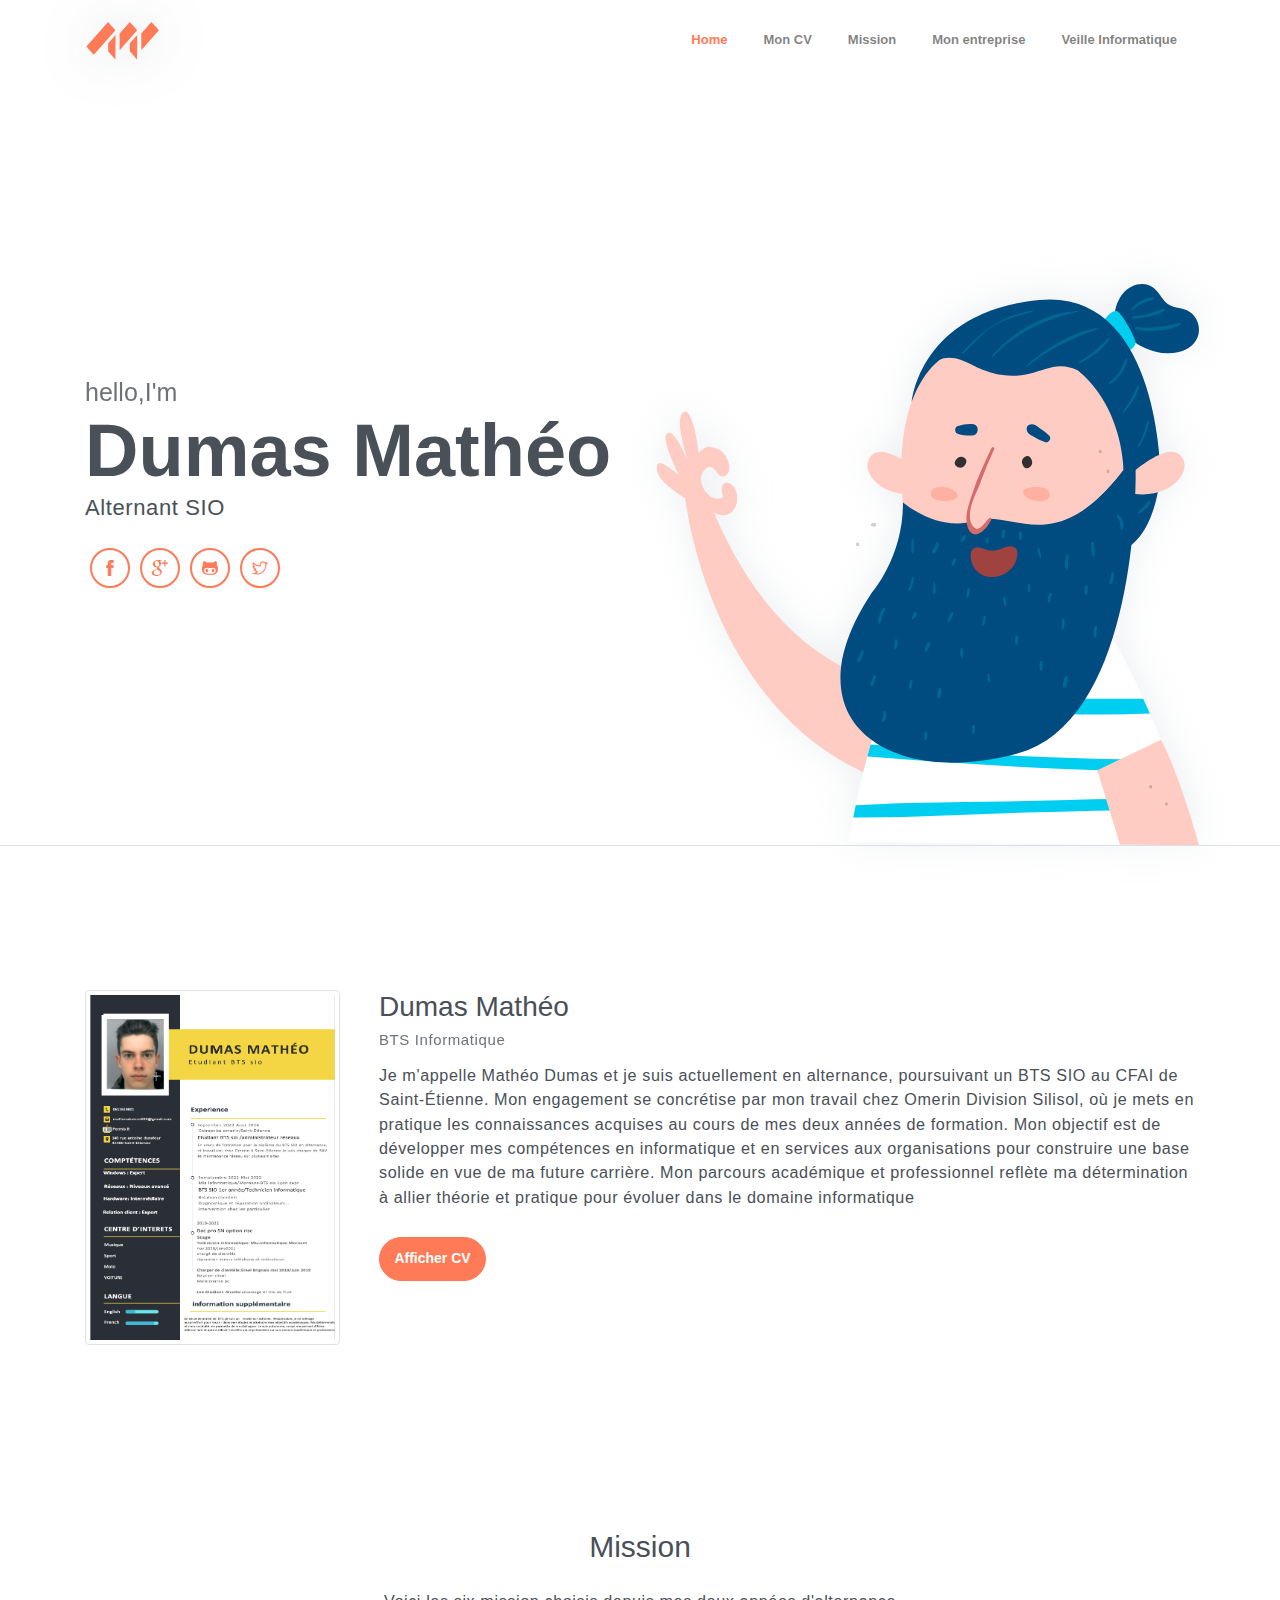
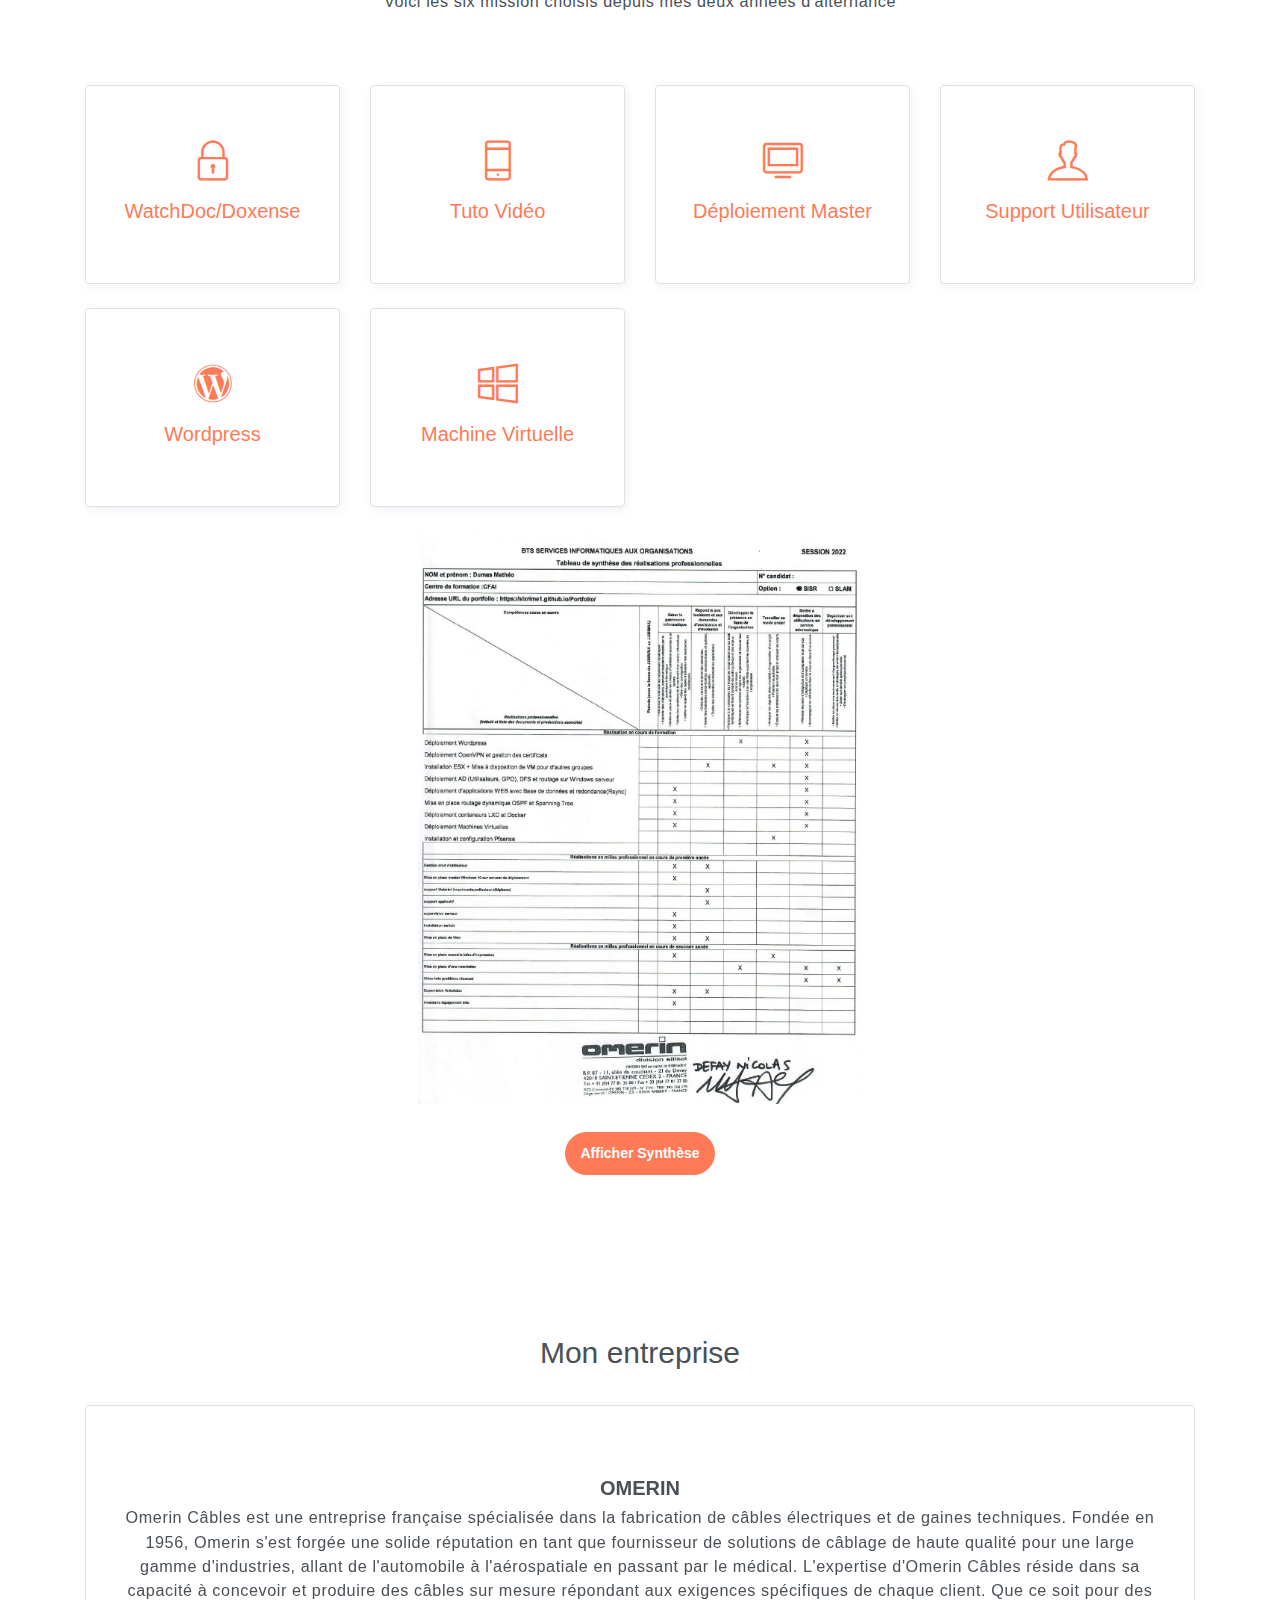
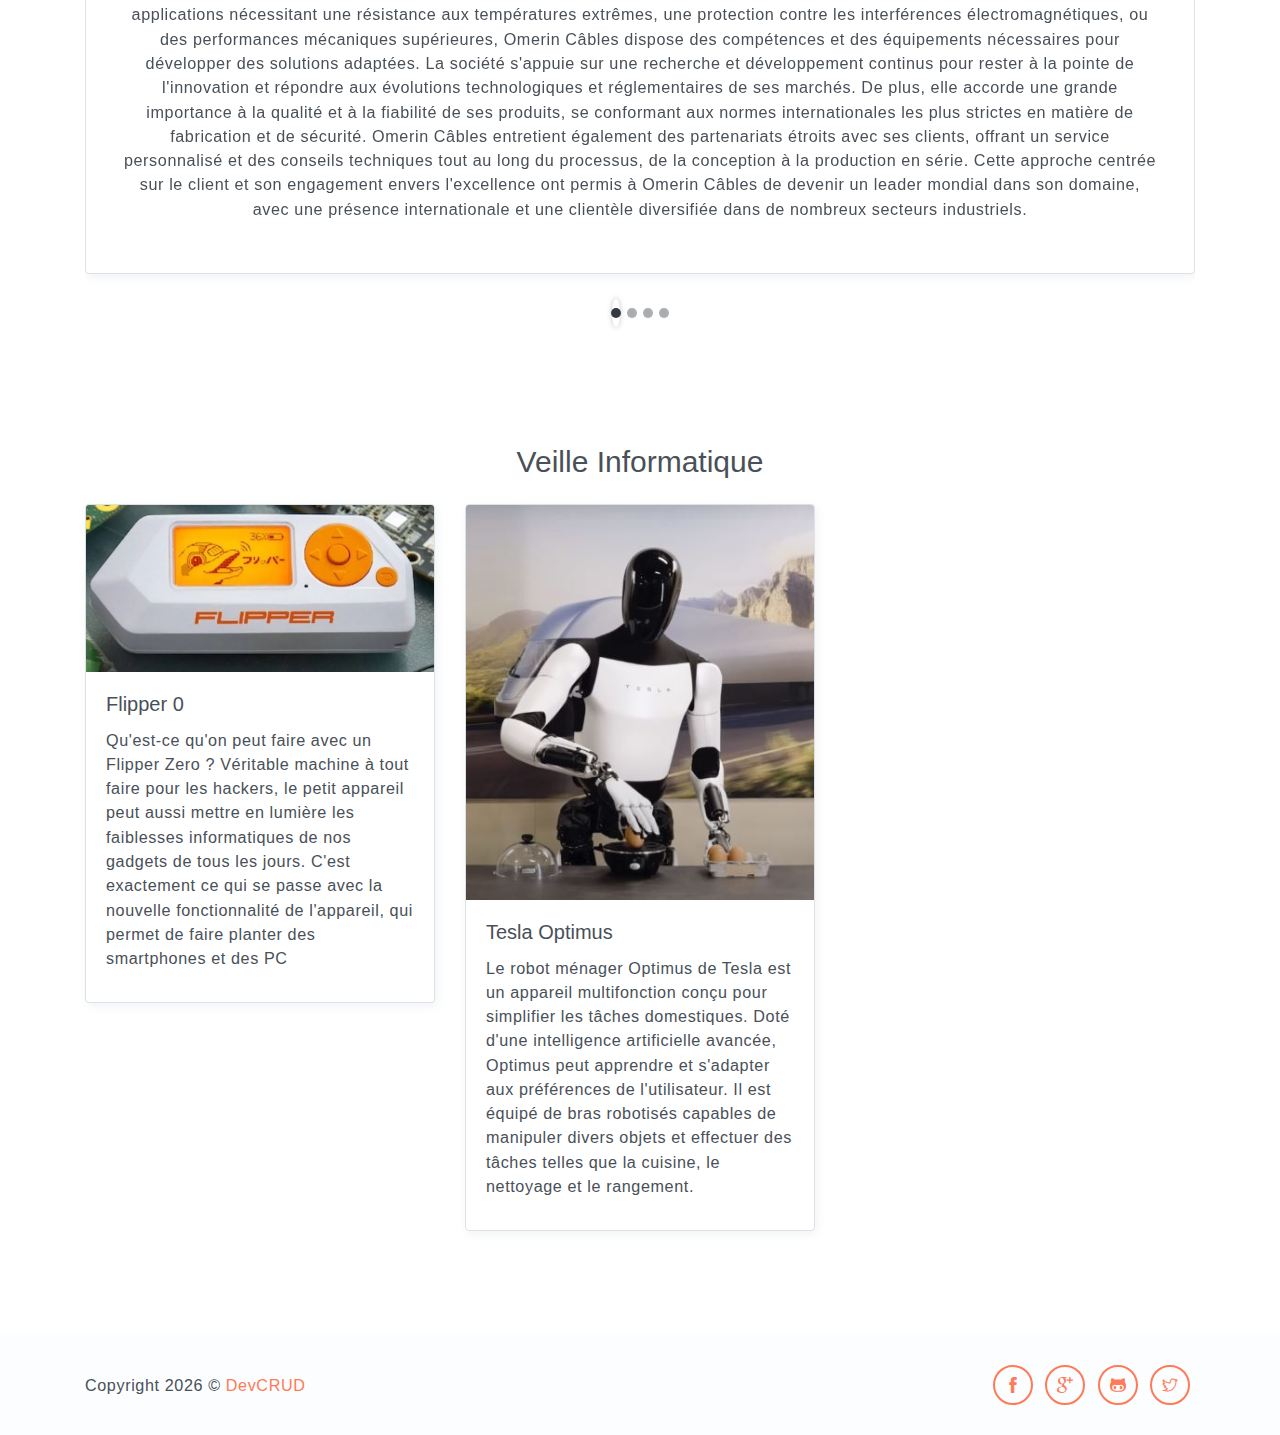
<file: index.html>
<!DOCTYPE html>
<html lang="en">
<head>
	<meta charset="utf-8">
    <meta name="viewport" content="width=device-width, initial-scale=1, shrink-to-fit=no">
    <meta name="description" content="Start your development with Steller landing page.">
    <meta name="author" content="Devcrud">
    <title>Portfolio Dumas Mathéo</title>
    <!-- font icons -->
    <link rel="stylesheet" href="assets/vendors/themify-icons/css/themify-icons.css">
    <!-- Bootstrap + Steller main styles -->
	<link rel="stylesheet" href="assets/css/steller.css">
</head>
<body data-spy="scroll" data-target=".navbar" data-offset="40" id="home">

    <!-- Page navigation -->
    <nav class="navbar navbar-expand-lg navbar-light fixed-top" data-spy="affix" data-offset-top="0">
        <div class="container">
            <a class="navbar-brand" href="#"><img src="assets/imgs/logo.svg" alt=""></a>
            <button class="navbar-toggler" type="button" data-toggle="collapse" data-target="#navbarSupportedContent" aria-controls="navbarSupportedContent" aria-expanded="false" aria-label="Toggle navigation">
                <span class="navbar-toggler-icon"></span>
            </button>

            <div class="collapse navbar-collapse" id="navbarSupportedContent">
                <ul class="navbar-nav ml-auto align-items-center">
                    <li class="nav-item">
                        <a class="nav-link" href="#home">Home</a>
                    </li>
                    <li class="nav-item">
                        <a class="nav-link" href="#about">Mon CV</a>
                    </li>
                    <li class="nav-item">
                        <a class="nav-link" href="#service">Mission</a>
                    </li>                   
                   
                    <li class="nav-item">
                        <a class="nav-link" href="#testmonial">Mon entreprise</a>
                    </li>
                    <li class="nav-item">
                        <a class="nav-link" href="#blog">Veille Informatique</a>
                    </li>
                    
                   
                </ul>
            </div>
        </div>          
    </nav>
    <!-- End of page navibation -->

    <!-- Page Header -->
    <header class="header" id="home">
        <div class="container">
            <div class="infos">
                <h6 class="subtitle">hello,I'm</h6>
                <h6 class="title">Dumas Mathéo</h6>
                <p>Alternant SIO</p>

                

                <div class="socials mt-4">
                    <a class="social-item" href="javascript:void(0)"><i class="ti-facebook"></i></a>
                    <a class="social-item" href="javascript:void(0)"><i class="ti-google"></i></a>
                    <a class="social-item" href="javascript:void(0)"><i class="ti-github"></i></a>
                    <a class="social-item" href="javascript:void(0)"><i class="ti-twitter"></i></a>
                </div>
            </div>              
            <div class="img-holder">
                <img src="assets/imgs/man.svg" alt="">
            </div>      
        </div>  

        
        
    </header>
    

    
    <!-- About section -->
    <section id="about" class="section mt-3">
        <div class="container mt-5">
            <div class="row text-center text-md-left">
                <div class="col-md-3">
                    <img src="assets/imgs/avatar.jpg" alt="" class="img-thumbnail mb-4">
                </div>
                <div class="pl-md-4 col-md-9">
                    <h6 class="title">Dumas Mathéo</h6>
                    <p class="subtitle">BTS Informatique</p>
                    <p>Je m'appelle Mathéo Dumas et je suis actuellement en alternance, poursuivant un BTS SIO au CFAI de Saint-Étienne. Mon engagement se concrétise par mon travail chez Omerin Division Silisol, où je mets en pratique les connaissances acquises au cours de mes deux années de formation. Mon objectif est de développer mes compétences en informatique et en services aux organisations pour construire une base solide en vue de ma future carrière. Mon parcours académique et professionnel reflète ma détermination à allier théorie et pratique pour évoluer dans le domaine informatique</p>
                    <a class="btn btn-primary rounded mt-3"  href="./assets/imgs/DUMAS-Mathéo-CV.pdf">Afficher CV</a>                  
                </div>
            </div>
        </div>
    </section>

    <!-- Service section -->
    <section id="service" class="section">
        <div class="container text-center">
            
            <h6 class="section-title mb-4">Mission</h6>
            <p class="mb-5 pb-4">Voici les six mission choisis depuis mes deux années d'alternance</p>
            <div class="row">
                <div class="col-sm-6 col-md-3 mb-4">
                  <div class="custom-card card border">
                    <a  href="./watchdoc.html">
                      <div class="card-body">
                        <i class="icon ti-lock"></i>
                        <h5>WatchDoc/Doxense</h5>
                      </div>
                    </a>
                  </div>
                </div>
                <div class="col-sm-6 col-md-3 mb-4">
                  <div class="custom-card card border">
                    <a  href="./tuto.html">
                      <div class="card-body">
                        <i class="icon ti-mobile"></i>
                        <h5>Tuto Vidéo</h5>
                      </div>
                    </a>
                  </div>
                </div>
                <div class="col-sm-6 col-md-3 mb-4">
                  <div class="custom-card card border">
                    <a  href="./master.html">
                      <div class="card-body">
                        <i class="icon ti-desktop"></i>
                        <h5>Déploiement Master</h5>
                      </div>
                    </a>
                  </div>
                </div>
                <div class="col-sm-6 col-md-3 mb-4">
                  <div class="custom-card card border">
                    <a  href="./support.html">
                      <div class="card-body">
                        <i class="icon ti-user"></i>
                        <h5>Support Utilisateur</h5>
                      </div>
                    </a>
                  </div>
                </div>
                <div class="col-sm-6 col-md-3 mb-4">
                  <div class="custom-card card border">
                    <a  href="./wordpress.html">
                      <div class="card-body">
                        <i class="icon ti-wordpress"></i>
                        <h5>Wordpress</h5>
                      </div>
                    </a>
                  </div>
                </div>
                <div class="col-sm-6 col-md-3 mb-4">
                  <div class="custom-card card border">
                    <a  href="./virtuelle.html">
                      <div class="card-body">
                        <i class="icon ti-microsoft"></i>
                        <h5>Machine Virtuelle</h5>
                      </div>
                    </a>
                  </div>
                </div>
              </div>
            <p>
                <img src="./assets/imgs/synthese.jpg" alt="synthèse" ALIGN="align-items-center" width="40%" height="35%"> 
                </p>
                <a class="btn btn-primary rounded mt-3"  href="./assets/imgs/Scan.pdf">Afficher Synthèse</a> 
        </div>
        
    </section>
    <!-- End of Sectoin -->



  

    <!-- Testmonial Section -->
    <section id="testmonial" class="section">
        <div class="container text-center">
            
            <h6 class="section-title mb-4">Mon entreprise</h6>
            


            <div id="carouselExampleIndicators" class="carousel slide" data-ride="carousel">
                <style>
                    .carousel-indicators li {
                        background-color:#343a40;
                    }
                </style>
                <ol class="carousel-indicators">
                    <li data-target="#carouselExampleIndicators" data-slide-to="0" class="active"></li>
                    <li data-target="#carouselExampleIndicators" data-slide-to="1"></li>
                    <li data-target="#carouselExampleIndicators" data-slide-to="2"></li>
                    <li data-target="#carouselExampleIndicators" data-slide-to="3"></li>
                </ol>
                <div class="carousel-inner">
                    <div class="carousel-item active">
                        <div class="card testmonial-card border">
                            <div class="card-body">
                                <h1 class="title"><b>OMERIN</b></h1>
                                <p>Omerin Câbles est une entreprise française spécialisée dans la fabrication de câbles électriques et de gaines techniques. Fondée en 1956, Omerin s'est forgée une solide réputation en tant que fournisseur de solutions de câblage de haute qualité pour une large gamme d'industries, allant de l'automobile à l'aérospatiale en passant par le médical.

                                    L'expertise d'Omerin Câbles réside dans sa capacité à concevoir et produire des câbles sur mesure répondant aux exigences spécifiques de chaque client. Que ce soit pour des applications nécessitant une résistance aux températures extrêmes, une protection contre les interférences électromagnétiques, ou des performances mécaniques supérieures, Omerin Câbles dispose des compétences et des équipements nécessaires pour développer des solutions adaptées.
                                    
                                    La société s'appuie sur une recherche et développement continus pour rester à la pointe de l'innovation et répondre aux évolutions technologiques et réglementaires de ses marchés. De plus, elle accorde une grande importance à la qualité et à la fiabilité de ses produits, se conformant aux normes internationales les plus strictes en matière de fabrication et de sécurité.
                                    
                                    Omerin Câbles entretient également des partenariats étroits avec ses clients, offrant un service personnalisé et des conseils techniques tout au long du processus, de la conception à la production en série. Cette approche centrée sur le client et son engagement envers l'excellence ont permis à Omerin Câbles de devenir un leader mondial dans son domaine, avec une présence internationale et une clientèle diversifiée dans de nombreux secteurs industriels.</p>
                                
                            </div>
                        </div>
                    </div>
                    <div class="carousel-item">
                        <div class="card testmonial-card border">
                            <div class="card-body">
                                <h1 class="title"><b>Service</b></h1>
                                <p>Le département informatique d'Omerin se compose d'une équipe d'une dizaine de personnes, dont je fais partie. Nous sommes répartis en trois groupes distincts pour assurer le bon fonctionnement des systèmes de l'entreprise. Cinq d'entre nous sont dédiés à la gestion du support utilisateur, offrant une assistance rapide et efficace pour résoudre les problèmes informatiques rencontrés par nos collègues.

                                    Une autre partie de notre équipe se concentre sur la sécurité des réseaux de l'entreprise, veillant à ce que nos systèmes soient protégés contre les menaces potentielles telles que les cyberattaques et les violations de données. Leur travail essentiel garantit la confidentialité et l'intégrité des informations de l'entreprise.
                                    
                                    Enfin, une équipe de développeurs est chargée du développement et de la maintenance des logiciels applicatifs métier utilisés par différents départements de l'entreprise. Leur expertise permet de créer des solutions logicielles personnalisées qui répondent aux besoins spécifiques de nos opérations, contribuant ainsi à l'efficacité et à la productivité de l'ensemble de l'organisation. En collaborant étroitement, ces trois groupes assurent le bon fonctionnement de l'infrastructure informatique d'Omerin, soutenant ainsi les activités quotidiennes de l'entreprise.</p>
                                
                            </div>
                        </div>
                    </div>
                    <div class="carousel-item">
                        <div class="card testmonial-card border">
                            <div class="card-body">
                                <h1 class="title"><b>Mon poste</b></h1>
                                <p>Ma mission principale, au sein du Support Informatique, est de répondre aux problèmes que rencontrent les salariés du Groupe OMERIN (Pannes, blocages, changements de matériel, demandes d'accès réseau, etc…). Lors de mon arrivée, j'ai été bien accueilli par toute l'équipe qui m'a accompagné pendant plusieurs mois dans les tâches qui m'ont été confiées.</p>
                                
                            </div>
                        </div>
                    </div>
                    <div class="carousel-item organigram">
                        <div class="card testmonial-card border">
                            <div class="card-body">
                                <h1 class="title"><b>Organigrame</b></h1>
                                <img class="img-organigram" src="assets/imgs/organigram.jpg" alt="image d'organigramme du SI" > 
                                
                            </div>
                        </div>
                    </div>
                </div>
            </div>
        </div>
    </section>
    <!-- End of testmonial section -->

    <!-- Blog Section -->
    <section id="blog" class="section">
        <div class="container text-center">
            
            <h6 class="section-title mb-4">Veille Informatique</h6>
            

            <div class="row text-left">
                <div class="col-md-4">
                    <div class="card border mb-4">
                        <img src="assets/imgs/blog-1.jpg" alt="" class="card-img-top w-100">
                        <div class="card-body">
                            <h5 class="card-title">Flipper 0</h5>
                            
                            <p>Qu'est-ce qu'on peut faire avec un Flipper Zero ?
                                Véritable machine à tout faire pour les hackers, le petit appareil peut aussi mettre en lumière les faiblesses informatiques de nos gadgets de tous les jours. C'est exactement ce qui se passe avec la nouvelle fonctionnalité de l'appareil, qui permet de faire planter des smartphones et des PC</p>
                            
                        </div>
                    </div>
                </div>
                <div class="col-md-4">
                    <div class="card border mb-4">
                        <img src="assets/imgs/blog-2.jpg" alt="" class="card-img-top w-100">
                        <div class="card-body">
                            <h5 class="card-title">Tesla Optimus</h5>
                            
                            <p>Le robot ménager Optimus de Tesla est un appareil multifonction conçu pour simplifier les tâches domestiques.
                                Doté d'une intelligence artificielle avancée, Optimus peut apprendre et s'adapter aux préférences de l'utilisateur.
                                Il est équipé de bras robotisés capables de manipuler divers objets et effectuer des tâches telles que la cuisine, le nettoyage et le rangement.</p>
                            
                        </div>
                    </div>
                </div>
                
            </div>
        </div>
    </section>

   

    <!-- Page Footer -->
    <footer class="page-footer">
        <div class="container">
            <div class="row align-items-center">
                <div class="col-sm-6">
                    <p>Copyright <script>document.write(new Date().getFullYear())</script> &copy; <a href="http://www.devcrud.com" >DevCRUD</a></p>
                </div>
                <div class="col-sm-6">
                    <div class="socials">
                        <a class="social-item" href="javascript:void(0)"><i class="ti-facebook"></i></a>
                        <a class="social-item" href="javascript:void(0)"><i class="ti-google"></i></a>
                        <a class="social-item" href="javascript:void(0)"><i class="ti-github"></i></a>
                        <a class="social-item" href="javascript:void(0)"><i class="ti-twitter"></i></a>
                    </div>
                </div>
            </div>
        </div>
    </footer> 
    <!-- End of page footer -->
	
	<!-- core  -->
    <script src="assets/vendors/jquery/jquery-3.4.1.js"></script>
    <script src="assets/vendors/bootstrap/bootstrap.bundle.js"></script>
    <!-- bootstrap 3 affix -->
	<script src="assets/vendors/bootstrap/bootstrap.affix.js"></script>

    <!-- steller js -->
    <script src="assets/js/steller.js"></script>

</body>
</html>
</file>
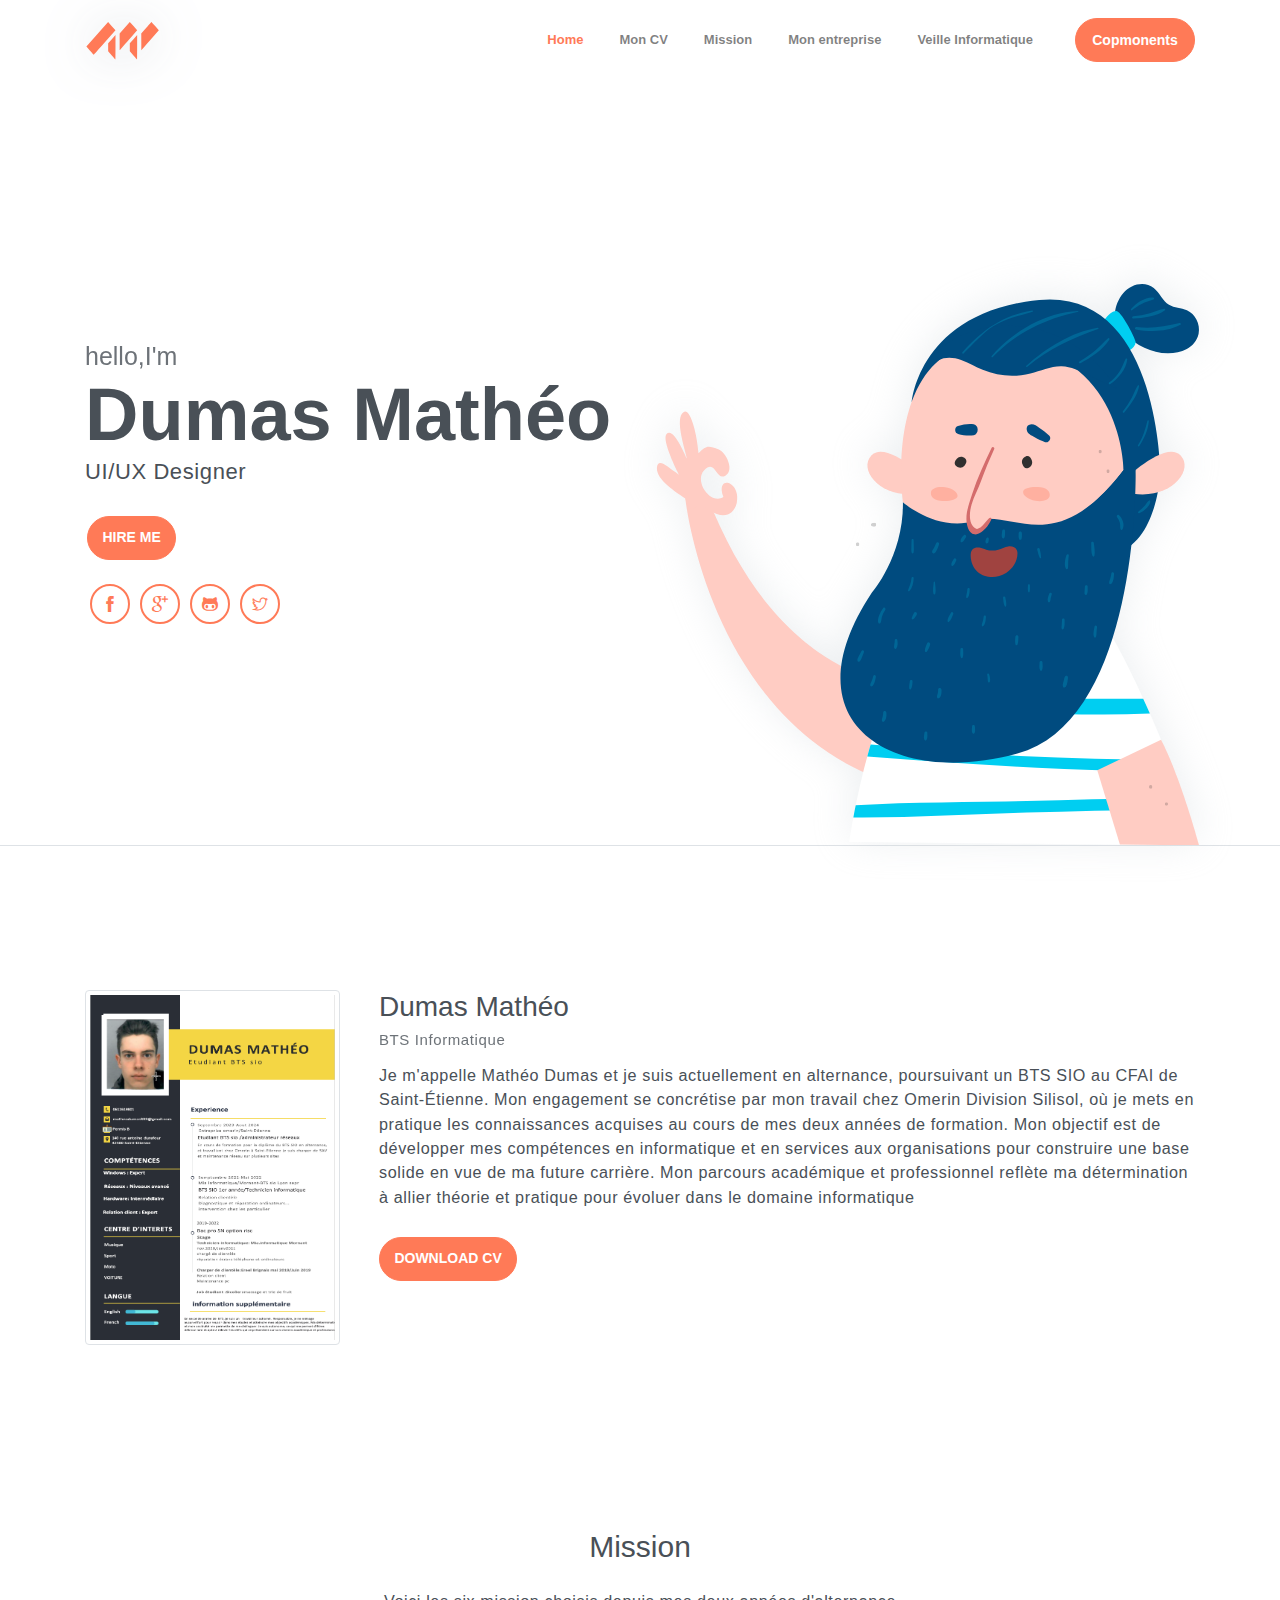
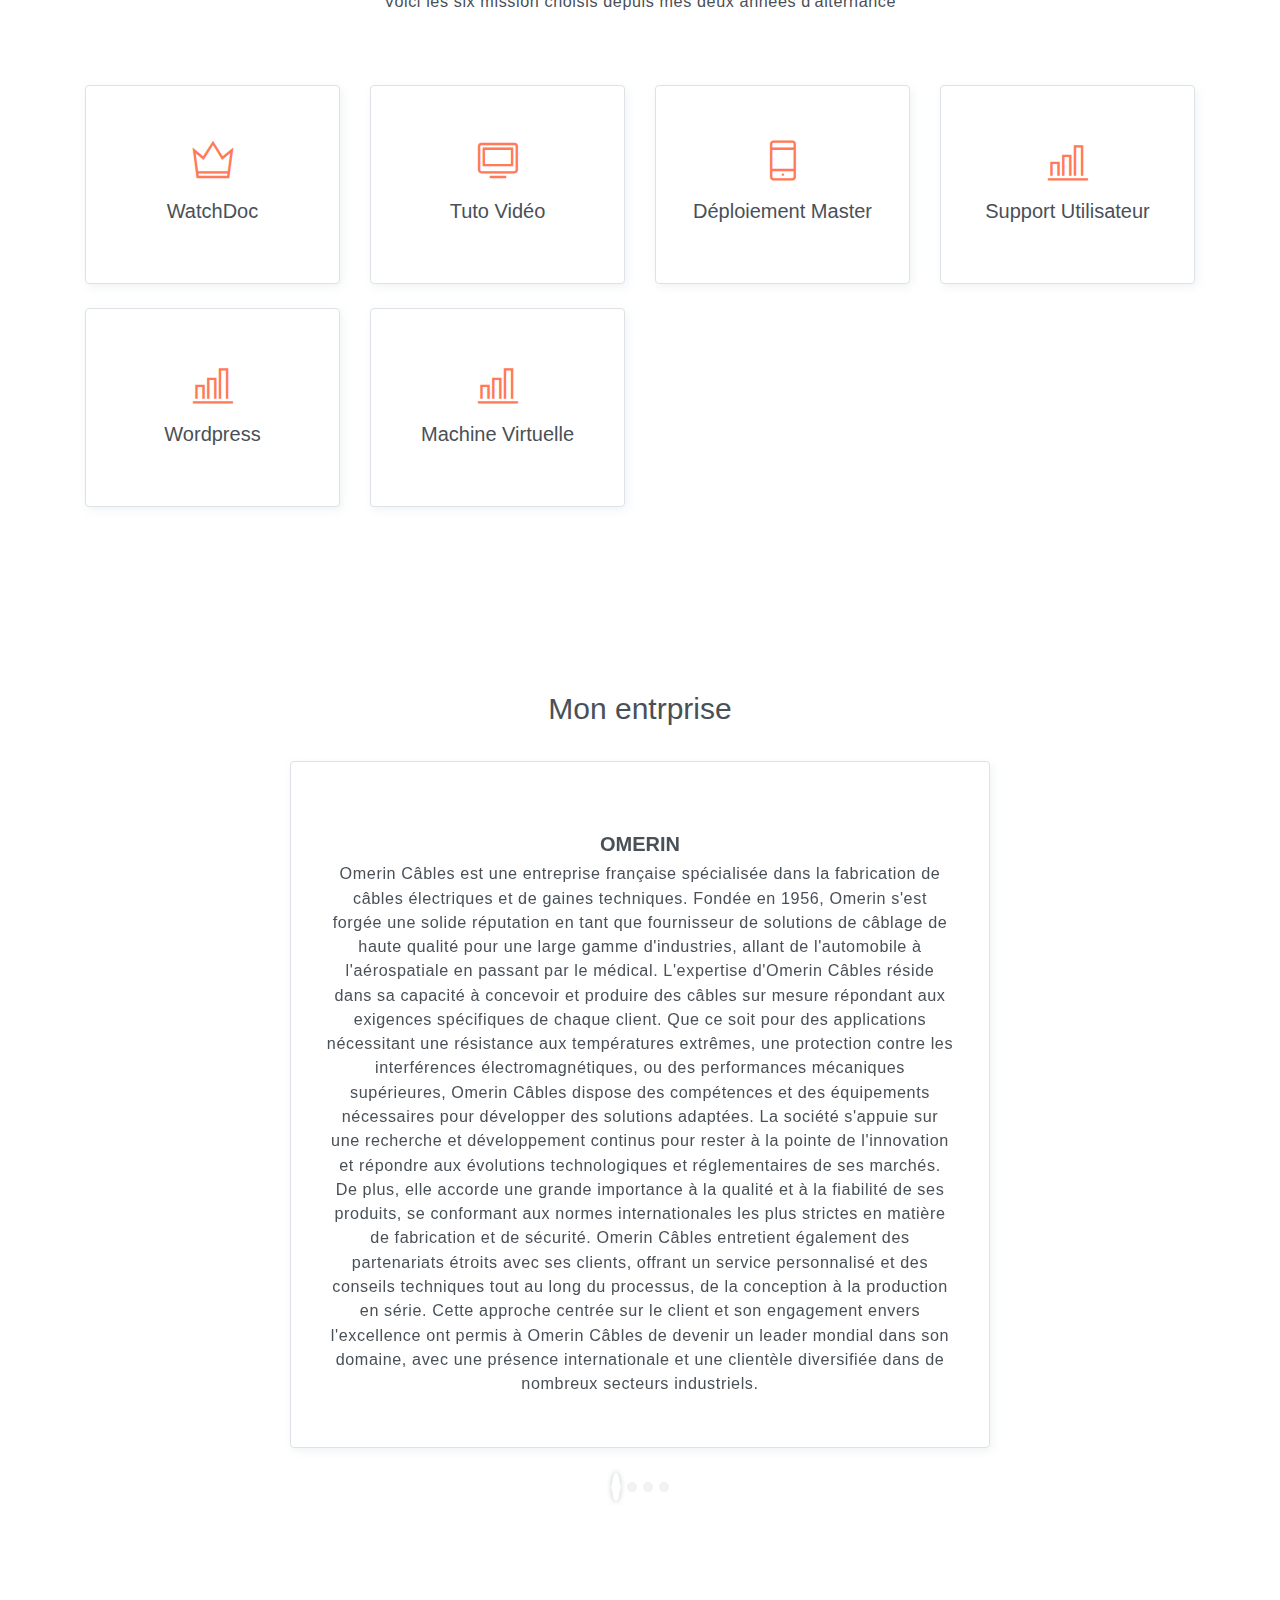
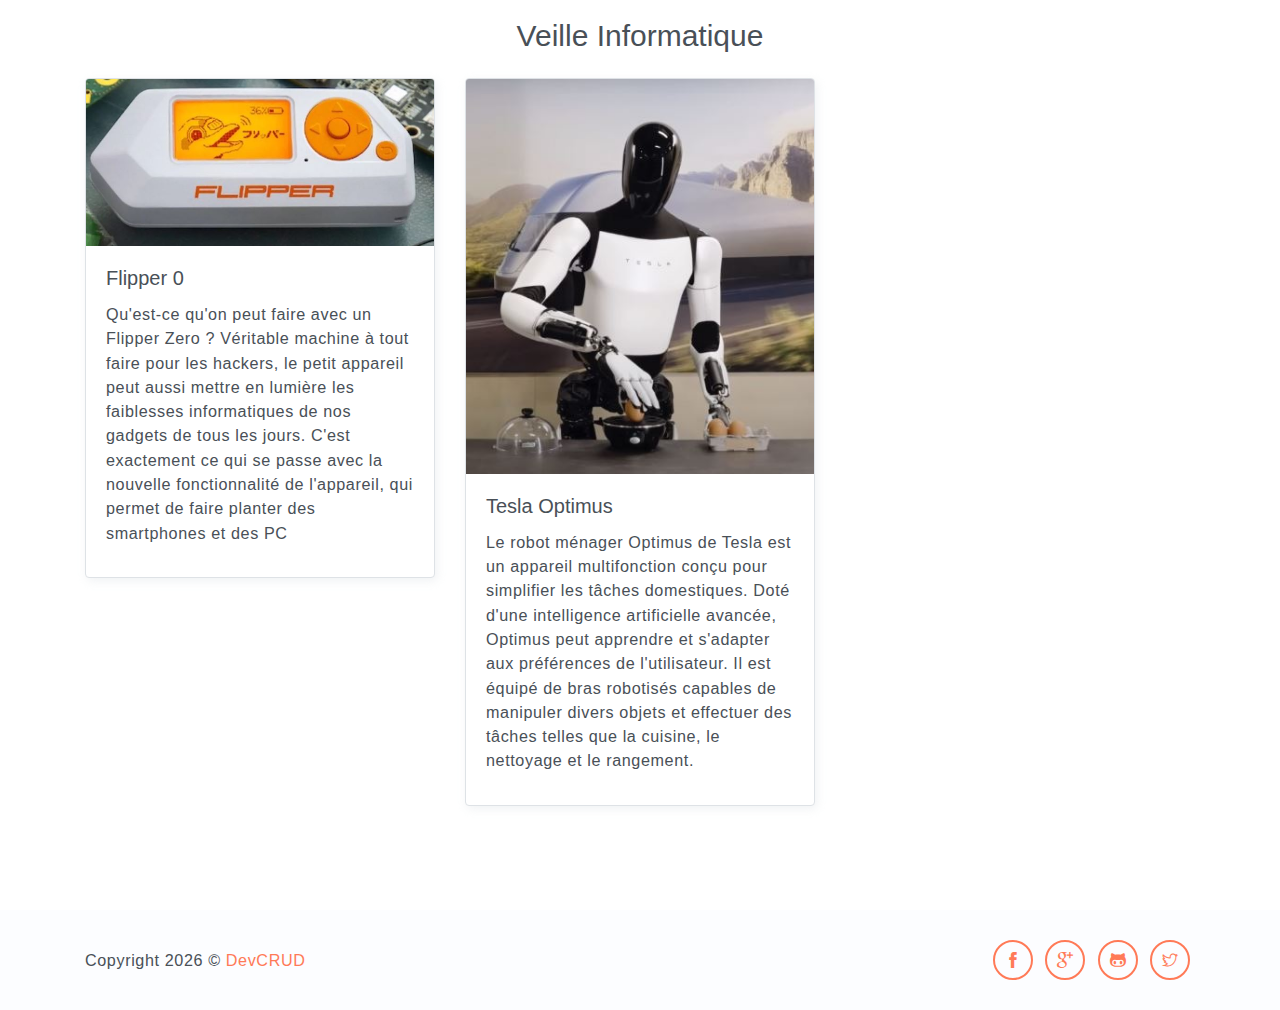
<file: public_html/index.html>
<!DOCTYPE html>
<html lang="en">
<head>
	<meta charset="utf-8">
    <meta name="viewport" content="width=device-width, initial-scale=1, shrink-to-fit=no">
    <meta name="description" content="Start your development with Steller landing page.">
    <meta name="author" content="Devcrud">
    <title>Steller Landing page | Free Bootstrap 4.1 landing page</title>
    <!-- font icons -->
    <link rel="stylesheet" href="assets/vendors/themify-icons/css/themify-icons.css">
    <!-- Bootstrap + Steller main styles -->
	<link rel="stylesheet" href="assets/css/steller.css">
</head>
<body data-spy="scroll" data-target=".navbar" data-offset="40" id="home">

    <!-- Page navigation -->
    <nav class="navbar navbar-expand-lg navbar-light fixed-top" data-spy="affix" data-offset-top="0">
        <div class="container">
            <a class="navbar-brand" href="#"><img src="assets/imgs/logo.svg" alt=""></a>
            <button class="navbar-toggler" type="button" data-toggle="collapse" data-target="#navbarSupportedContent" aria-controls="navbarSupportedContent" aria-expanded="false" aria-label="Toggle navigation">
                <span class="navbar-toggler-icon"></span>
            </button>

            <div class="collapse navbar-collapse" id="navbarSupportedContent">
                <ul class="navbar-nav ml-auto align-items-center">
                    <li class="nav-item">
                        <a class="nav-link" href="#home">Home</a>
                    </li>
                    <li class="nav-item">
                        <a class="nav-link" href="#about">Mon CV</a>
                    </li>
                    <li class="nav-item">
                        <a class="nav-link" href="#service">Mission</a>
                    </li>                   
                   
                    <li class="nav-item">
                        <a class="nav-link" href="#testmonial">Mon entreprise</a>
                    </li>
                    <li class="nav-item">
                        <a class="nav-link" href="#blog">Veille Informatique</a>
                    </li>
                    
                    <li class="nav-item">
                        <a class="- btn btn-primary rounded ml-4" href="components.html">Copmonents</a>
                    </li>
                </ul>
            </div>
        </div>          
    </nav>
    <!-- End of page navibation -->

    <!-- Page Header -->
    <header class="header" id="home">
        <div class="container">
            <div class="infos">
                <h6 class="subtitle">hello,I'm</h6>
                <h6 class="title">Dumas Mathéo</h6>
                <p>UI/UX Designer</p>

                <div class="buttons pt-3">
                    <button class="btn btn-primary rounded">HIRE ME</button>
                    
                </div>      

                <div class="socials mt-4">
                    <a class="social-item" href="javascript:void(0)"><i class="ti-facebook"></i></a>
                    <a class="social-item" href="javascript:void(0)"><i class="ti-google"></i></a>
                    <a class="social-item" href="javascript:void(0)"><i class="ti-github"></i></a>
                    <a class="social-item" href="javascript:void(0)"><i class="ti-twitter"></i></a>
                </div>
            </div>              
            <div class="img-holder">
                <img src="assets/imgs/man.svg" alt="">
            </div>      
        </div>  

        
        
    </header>
    

    
    <!-- About section -->
    <section id="about" class="section mt-3">
        <div class="container mt-5">
            <div class="row text-center text-md-left">
                <div class="col-md-3">
                    <img src="assets/imgs/avatar.jpg" alt="" class="img-thumbnail mb-4">
                </div>
                <div class="pl-md-4 col-md-9">
                    <h6 class="title">Dumas Mathéo</h6>
                    <p class="subtitle">BTS Informatique</p>
                    <p>Je m'appelle Mathéo Dumas et je suis actuellement en alternance, poursuivant un BTS SIO au CFAI de Saint-Étienne. Mon engagement se concrétise par mon travail chez Omerin Division Silisol, où je mets en pratique les connaissances acquises au cours de mes deux années de formation. Mon objectif est de développer mes compétences en informatique et en services aux organisations pour construire une base solide en vue de ma future carrière. Mon parcours académique et professionnel reflète ma détermination à allier théorie et pratique pour évoluer dans le domaine informatique</p>
                    <a class="btn btn-primary rounded mt-3" target="_blank" href="./assets/imgs/avatar.jpg">DOWNLOAD CV</a>                  
                </div>
            </div>
        </div>
    </section>

    <!-- Service section -->
    <section id="service" class="section">
        <div class="container text-center">
            
            <h6 class="section-title mb-4">Mission</h6>
            <p class="mb-5 pb-4">Voici les six mission choisis depuis mes deux années d'alternance</p>

            <div class="row">
                <div class="col-sm-6 col-md-3 mb-4">
                    <div class="custom-card card border">
                        <div class="card-body">
                            <i class="icon ti-crown"></i>
                            <h5>WatchDoc</h5>
                        </div>
                    </div>
                </div>
                <div class="col-sm-6 col-md-3 mb-4">
                    <div class="custom-card card border">
                        <div class="card-body">
                            <i class="icon ti-desktop"></i>
                            <h5>Tuto Vidéo</h5>
                        </div>
                    </div>
                </div>
                <div class="col-sm-6 col-md-3 mb-4">
                    <div class="custom-card card border">
                        <div class="card-body">
                            <i class="icon ti-mobile"></i>
                            <h5>Déploiement Master</h5>
                        </div>
                    </div>
                </div>
                <div class="col-sm-6 col-md-3 mb-4">
                    <div class="custom-card card border">
                        <div class="card-body">
                            <i class="icon ti-bar-chart"></i>
                            <h5>Support Utilisateur</h5>
                        </div>
                    </div>
                </div>
                <div class="col-sm-6 col-md-3 mb-4">
                    <div class="custom-card card border">
                        <div class="card-body">
                            <i class="icon ti-bar-chart"></i>
                            <h5>Wordpress</h5>
                        </div>
                    </div>
                </div>
                <div class="col-sm-6 col-md-3 mb-4">
                    <div class="custom-card card border">
                        <div class="card-body">
                            <i class="icon ti-bar-chart"></i>
                            <h5>Machine Virtuelle</h5>
                        </div>
                    </div>
                </div>
            </div>
        </div>
    </section>
    <!-- End of Sectoin -->



  

    <!-- Testmonial Section -->
    <section id="testmonial" class="section">
        <div class="container text-center">
            
            <h6 class="section-title mb-4">Mon entrprise</h6>
            


            <div id="carouselExampleIndicators" class="carousel slide" data-ride="carousel">
                <ol class="carousel-indicators">
                    <li data-target="#carouselExampleIndicators" data-slide-to="0" class="active"></li>
                    <li data-target="#carouselExampleIndicators" data-slide-to="1"></li>
                    <li data-target="#carouselExampleIndicators" data-slide-to="2"></li>
                    <li data-target="#carouselExampleIndicators" data-slide-to="3"></li>
                </ol>
                <div class="carousel-inner">
                    <div class="carousel-item active">
                        <div class="card testmonial-card border">
                            <div class="card-body">
                                <h1 class="title"><b>OMERIN</b></h1>
                                <p>Omerin Câbles est une entreprise française spécialisée dans la fabrication de câbles électriques et de gaines techniques. Fondée en 1956, Omerin s'est forgée une solide réputation en tant que fournisseur de solutions de câblage de haute qualité pour une large gamme d'industries, allant de l'automobile à l'aérospatiale en passant par le médical.

                                    L'expertise d'Omerin Câbles réside dans sa capacité à concevoir et produire des câbles sur mesure répondant aux exigences spécifiques de chaque client. Que ce soit pour des applications nécessitant une résistance aux températures extrêmes, une protection contre les interférences électromagnétiques, ou des performances mécaniques supérieures, Omerin Câbles dispose des compétences et des équipements nécessaires pour développer des solutions adaptées.
                                    
                                    La société s'appuie sur une recherche et développement continus pour rester à la pointe de l'innovation et répondre aux évolutions technologiques et réglementaires de ses marchés. De plus, elle accorde une grande importance à la qualité et à la fiabilité de ses produits, se conformant aux normes internationales les plus strictes en matière de fabrication et de sécurité.
                                    
                                    Omerin Câbles entretient également des partenariats étroits avec ses clients, offrant un service personnalisé et des conseils techniques tout au long du processus, de la conception à la production en série. Cette approche centrée sur le client et son engagement envers l'excellence ont permis à Omerin Câbles de devenir un leader mondial dans son domaine, avec une présence internationale et une clientèle diversifiée dans de nombreux secteurs industriels.</p>
                                
                            </div>
                        </div>
                    </div>
                    <div class="carousel-item">
                        <div class="card testmonial-card border">
                            <div class="card-body">
                                <h1 class="title"><b>Service</b></h1>
                                <p>Le département informatique d'Omerin se compose d'une équipe d'une dizaine de personnes, dont je fais partie. Nous sommes répartis en trois groupes distincts pour assurer le bon fonctionnement des systèmes de l'entreprise. Cinq d'entre nous sont dédiés à la gestion du support utilisateur, offrant une assistance rapide et efficace pour résoudre les problèmes informatiques rencontrés par nos collègues.

                                    Une autre partie de notre équipe se concentre sur la sécurité des réseaux de l'entreprise, veillant à ce que nos systèmes soient protégés contre les menaces potentielles telles que les cyberattaques et les violations de données. Leur travail essentiel garantit la confidentialité et l'intégrité des informations de l'entreprise.
                                    
                                    Enfin, une équipe de développeurs est chargée du développement et de la maintenance des logiciels applicatifs métier utilisés par différents départements de l'entreprise. Leur expertise permet de créer des solutions logicielles personnalisées qui répondent aux besoins spécifiques de nos opérations, contribuant ainsi à l'efficacité et à la productivité de l'ensemble de l'organisation. En collaborant étroitement, ces trois groupes assurent le bon fonctionnement de l'infrastructure informatique d'Omerin, soutenant ainsi les activités quotidiennes de l'entreprise.</p>
                                
                            </div>
                        </div>
                    </div>
                    <div class="carousel-item">
                        <div class="card testmonial-card border">
                            <div class="card-body">
                                <h1 class="title"><b>Mon poste</b></h1>
                                <p>Ma mission principale, au sein du Support Informatique, est de répondre aux problèmes que rencontrent les salariés du Groupe OMERIN (Pannes, blocages, changements de matériel, demandes d'accès réseau, etc…). Lors de mon arrivée, j'ai été bien accueilli par toute l'équipe qui m'a accompagné pendant plusieurs mois dans les tâches qui m'ont été confiées.</p>
                                
                            </div>
                        </div>
                    </div>
                    <div class="carousel-item">
                        <div class="card testmonial-card border">
                            <div class="card-body">
                                <h1 class="title"><b>Organigrame</b></h1>
                                <p>Lorem ipsum dolor sit amet, consectetur adipisicing elit. Magnam nostrum voluptates in enim vel amet?</p>
                                <h1 class="title">James Bert</h1>
                                <h1 class="subtitle">Web Designer</h1>
                            </div>
                        </div>
                    </div>
                </div>
            </div>
        </div>
    </section>
    <!-- End of testmonial section -->

    <!-- Blog Section -->
    <section id="blog" class="section">
        <div class="container text-center">
            
            <h6 class="section-title mb-4">Veille Informatique</h6>
            

            <div class="row text-left">
                <div class="col-md-4">
                    <div class="card border mb-4">
                        <img src="assets/imgs/blog-1.jpg" alt="" class="card-img-top w-100">
                        <div class="card-body">
                            <h5 class="card-title">Flipper 0</h5>
                            
                            <p>Qu'est-ce qu'on peut faire avec un Flipper Zero ?
                                Véritable machine à tout faire pour les hackers, le petit appareil peut aussi mettre en lumière les faiblesses informatiques de nos gadgets de tous les jours. C'est exactement ce qui se passe avec la nouvelle fonctionnalité de l'appareil, qui permet de faire planter des smartphones et des PC</p>
                            
                        </div>
                    </div>
                </div>
                <div class="col-md-4">
                    <div class="card border mb-4">
                        <img src="assets/imgs/blog-2.jpg" alt="" class="card-img-top w-100">
                        <div class="card-body">
                            <h5 class="card-title">Tesla Optimus</h5>
                            
                            <p>Le robot ménager Optimus de Tesla est un appareil multifonction conçu pour simplifier les tâches domestiques.
                                Doté d'une intelligence artificielle avancée, Optimus peut apprendre et s'adapter aux préférences de l'utilisateur.
                                Il est équipé de bras robotisés capables de manipuler divers objets et effectuer des tâches telles que la cuisine, le nettoyage et le rangement.</p>
                            
                        </div>
                    </div>
                </div>
                
            </div>
        </div>
    </section>

   

    <!-- Page Footer -->
    <footer class="page-footer">
        <div class="container">
            <div class="row align-items-center">
                <div class="col-sm-6">
                    <p>Copyright <script>document.write(new Date().getFullYear())</script> &copy; <a href="http://www.devcrud.com" target="_blank">DevCRUD</a></p>
                </div>
                <div class="col-sm-6">
                    <div class="socials">
                        <a class="social-item" href="javascript:void(0)"><i class="ti-facebook"></i></a>
                        <a class="social-item" href="javascript:void(0)"><i class="ti-google"></i></a>
                        <a class="social-item" href="javascript:void(0)"><i class="ti-github"></i></a>
                        <a class="social-item" href="javascript:void(0)"><i class="ti-twitter"></i></a>
                    </div>
                </div>
            </div>
        </div>
    </footer> 
    <!-- End of page footer -->
	
	<!-- core  -->
    <script src="assets/vendors/jquery/jquery-3.4.1.js"></script>
    <script src="assets/vendors/bootstrap/bootstrap.bundle.js"></script>
    <!-- bootstrap 3 affix -->
	<script src="assets/vendors/bootstrap/bootstrap.affix.js"></script>

    <!-- steller js -->
    <script src="assets/js/steller.js"></script>

</body>
</html>
</file>
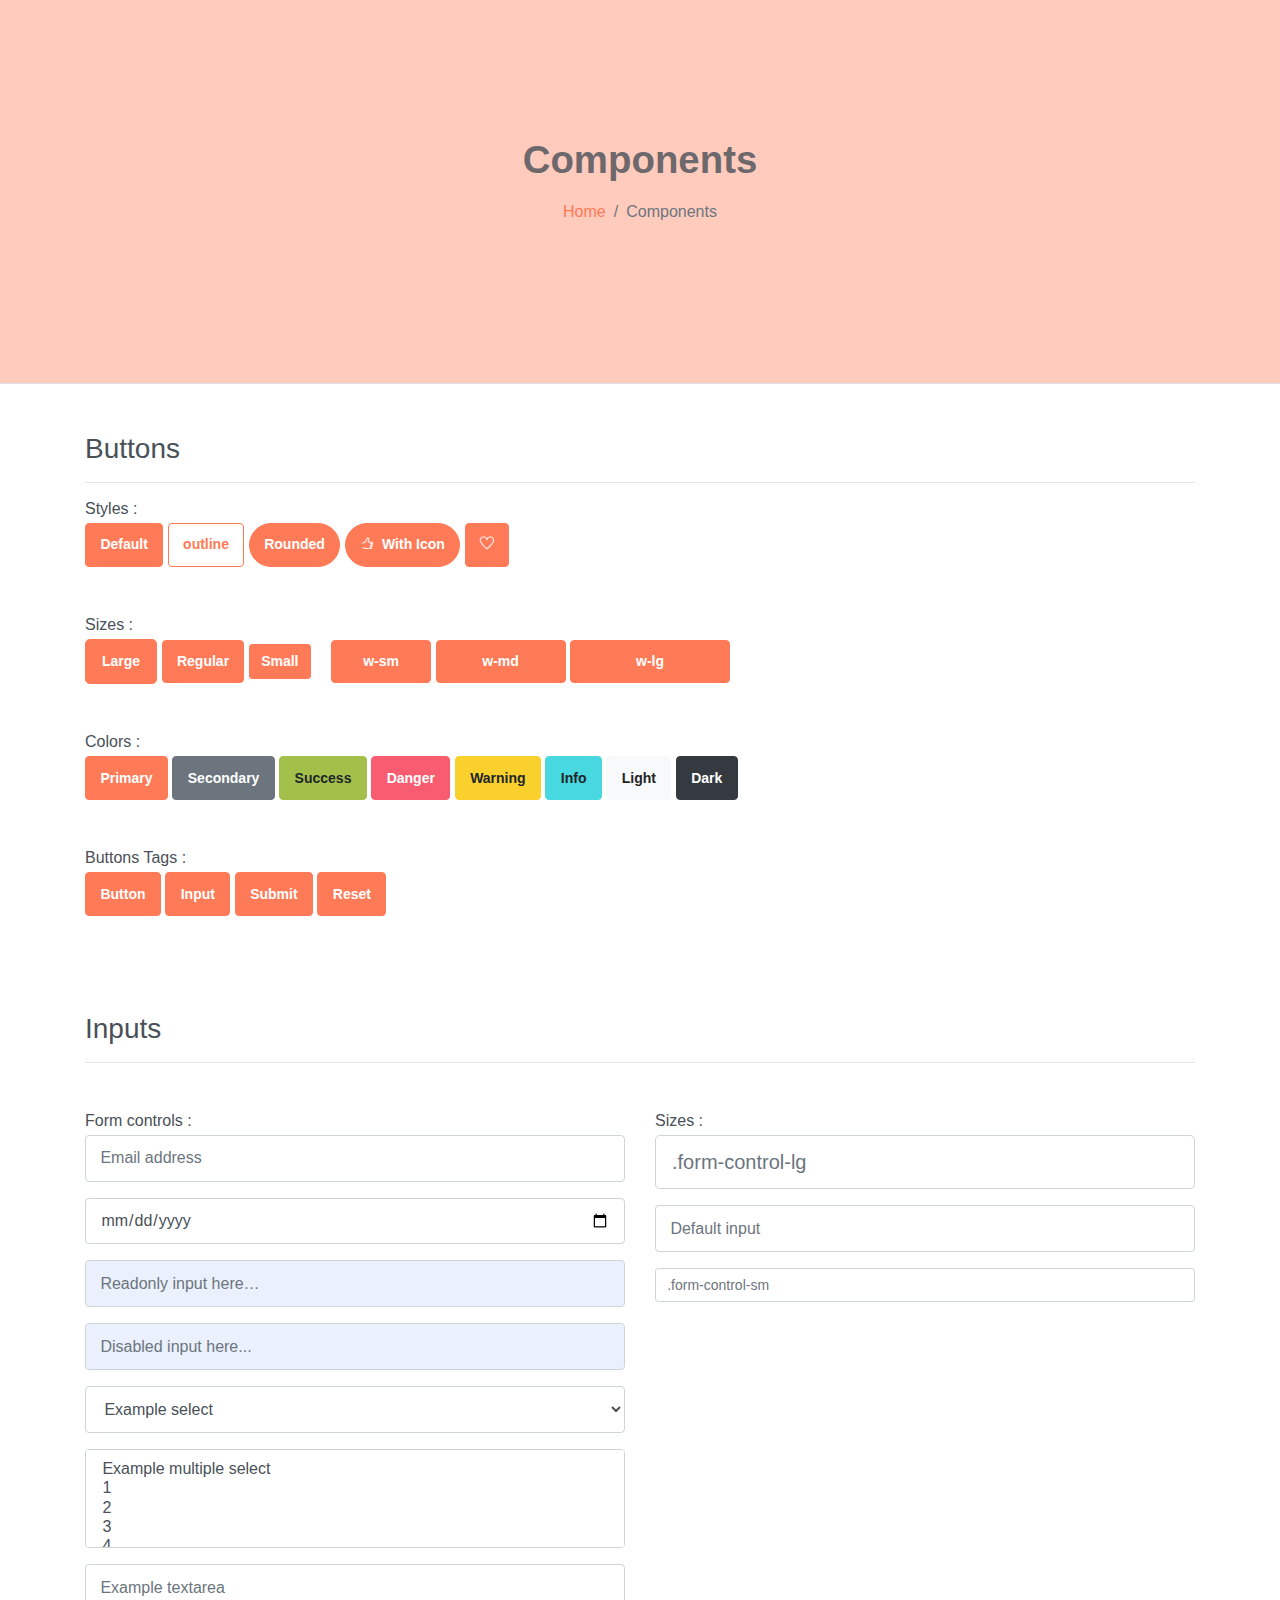
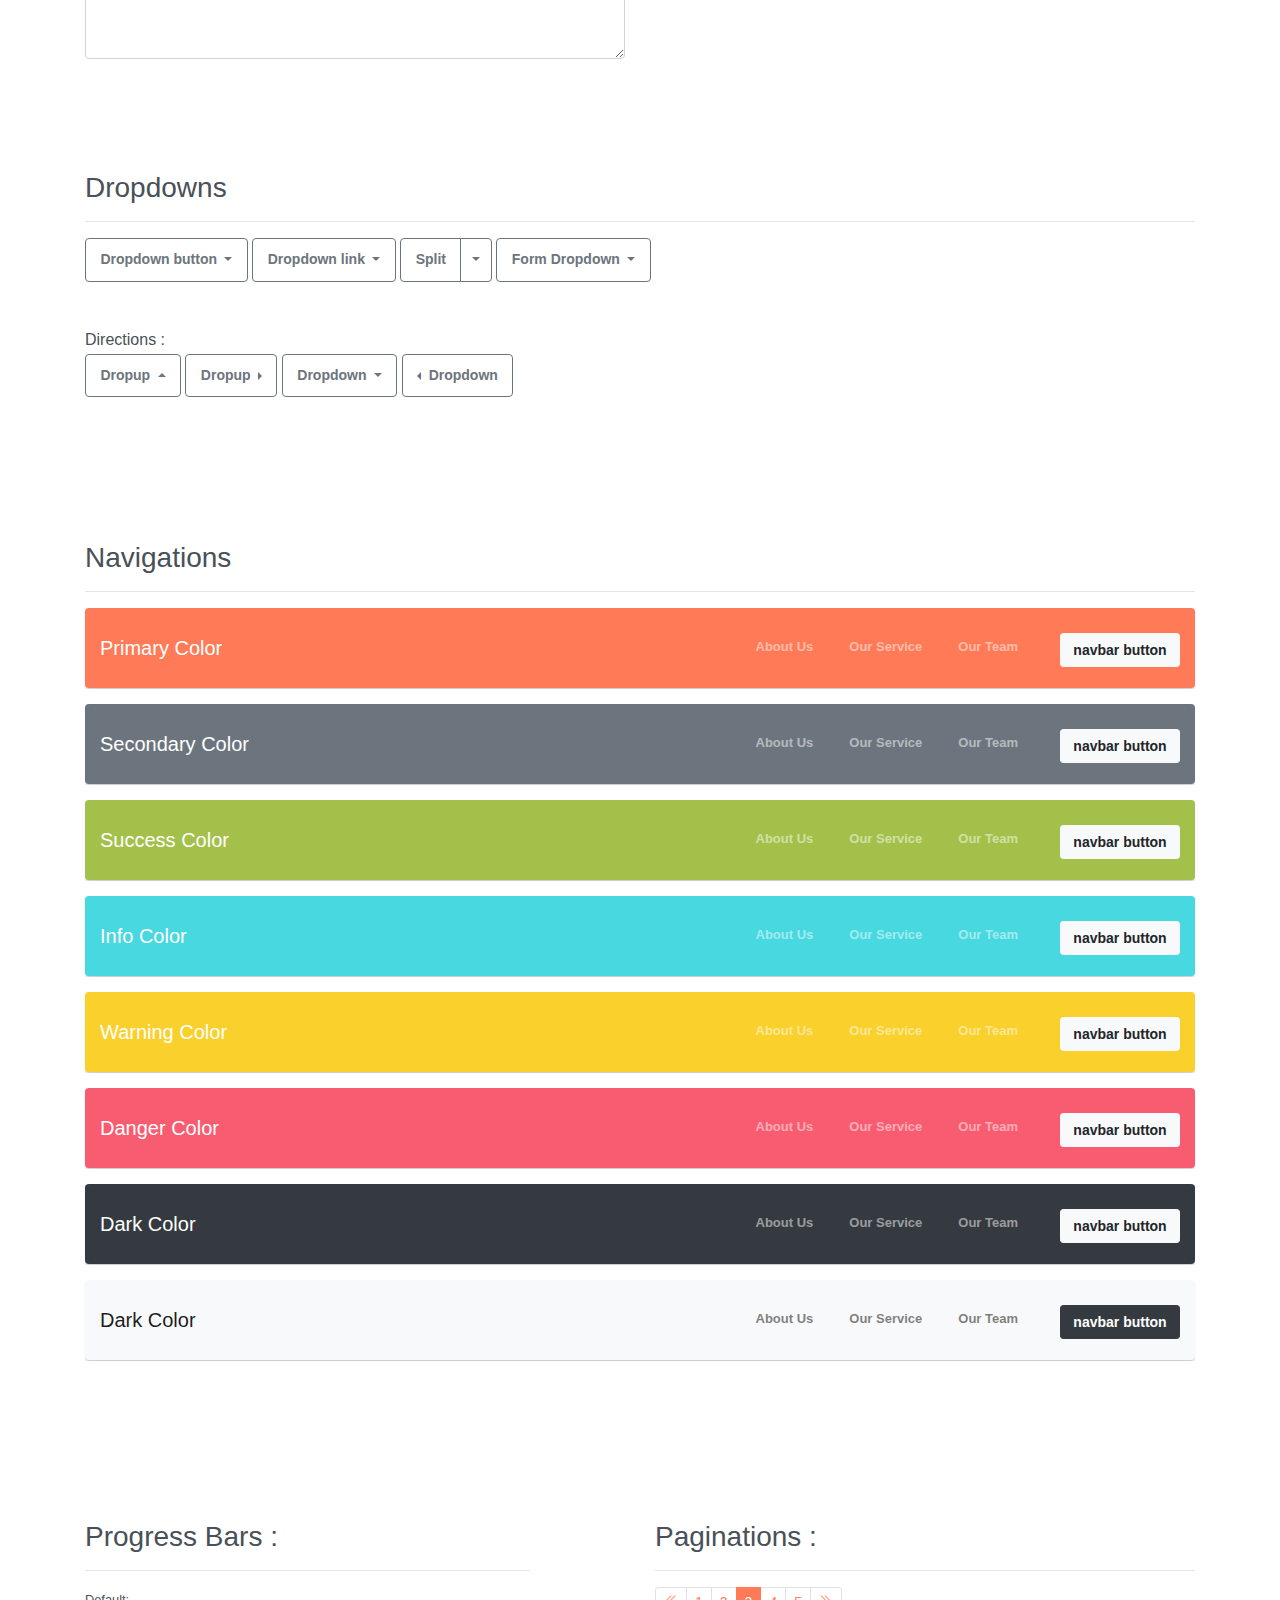
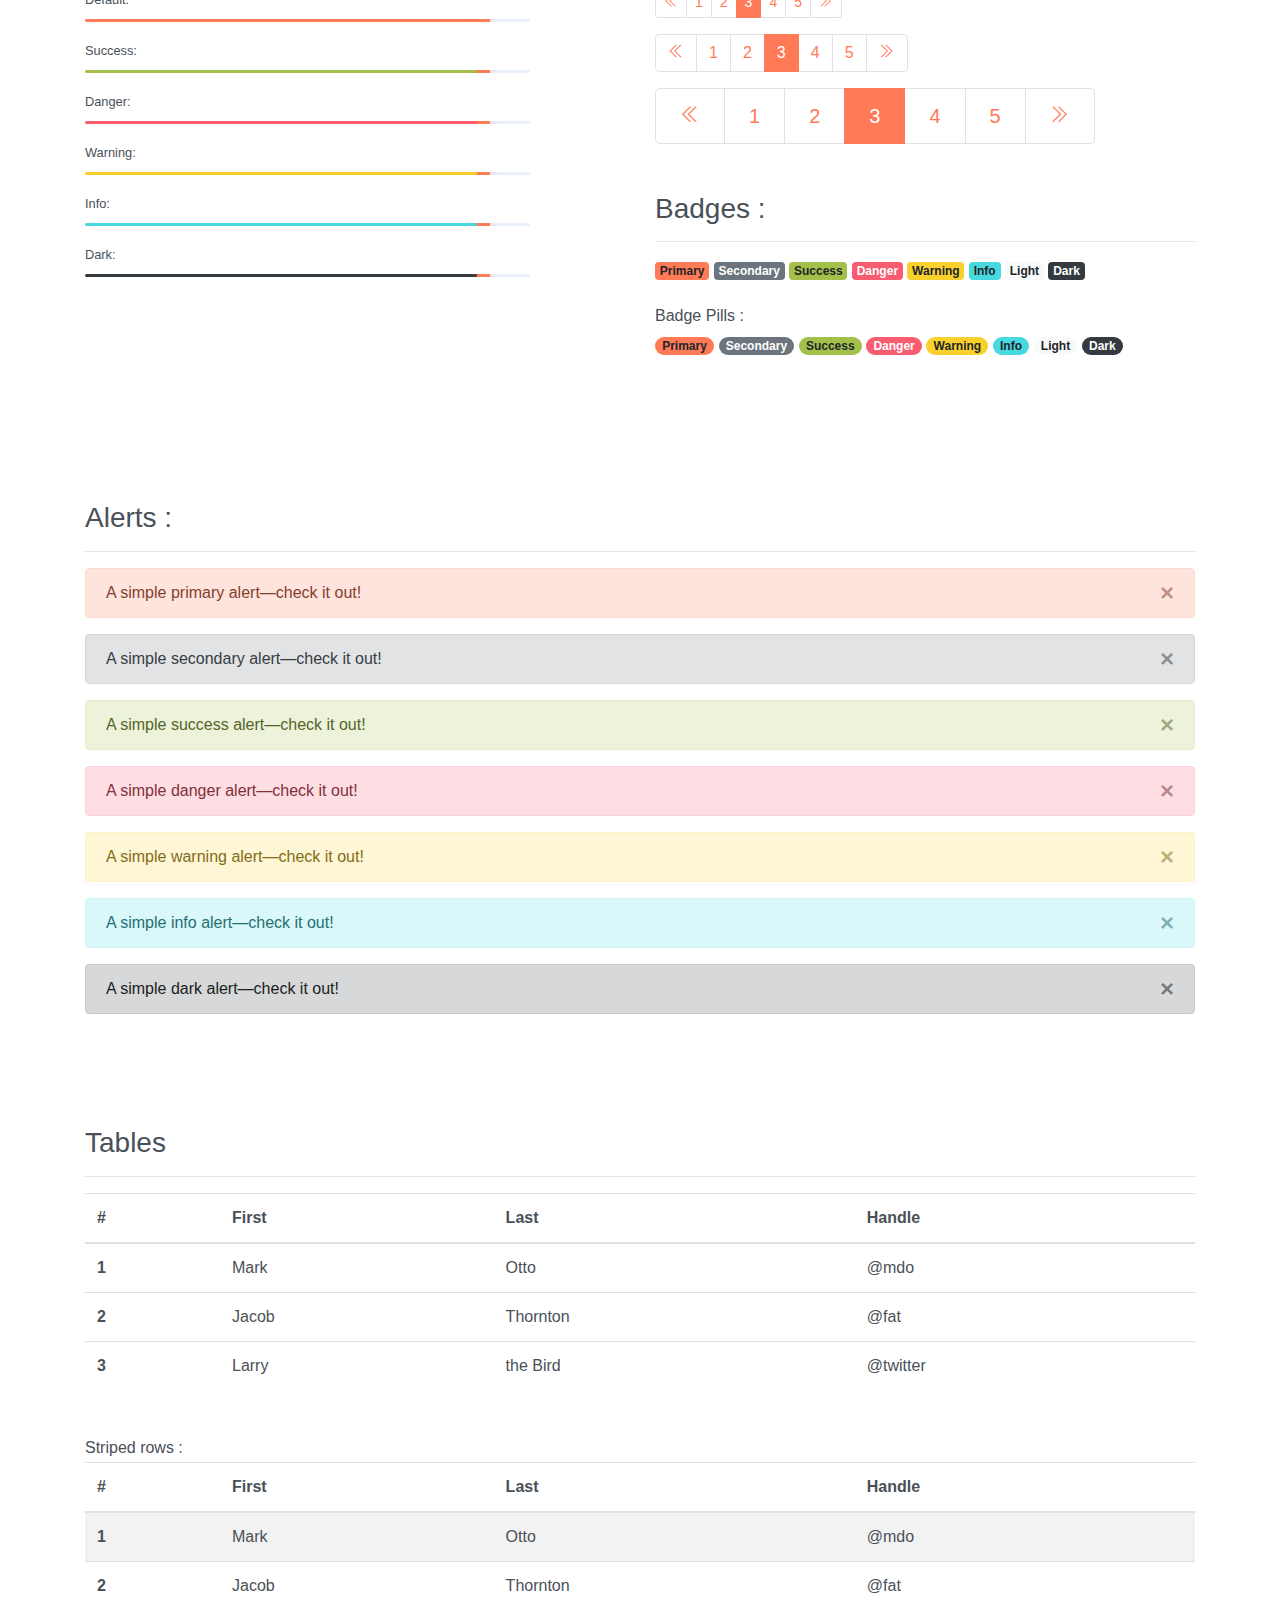
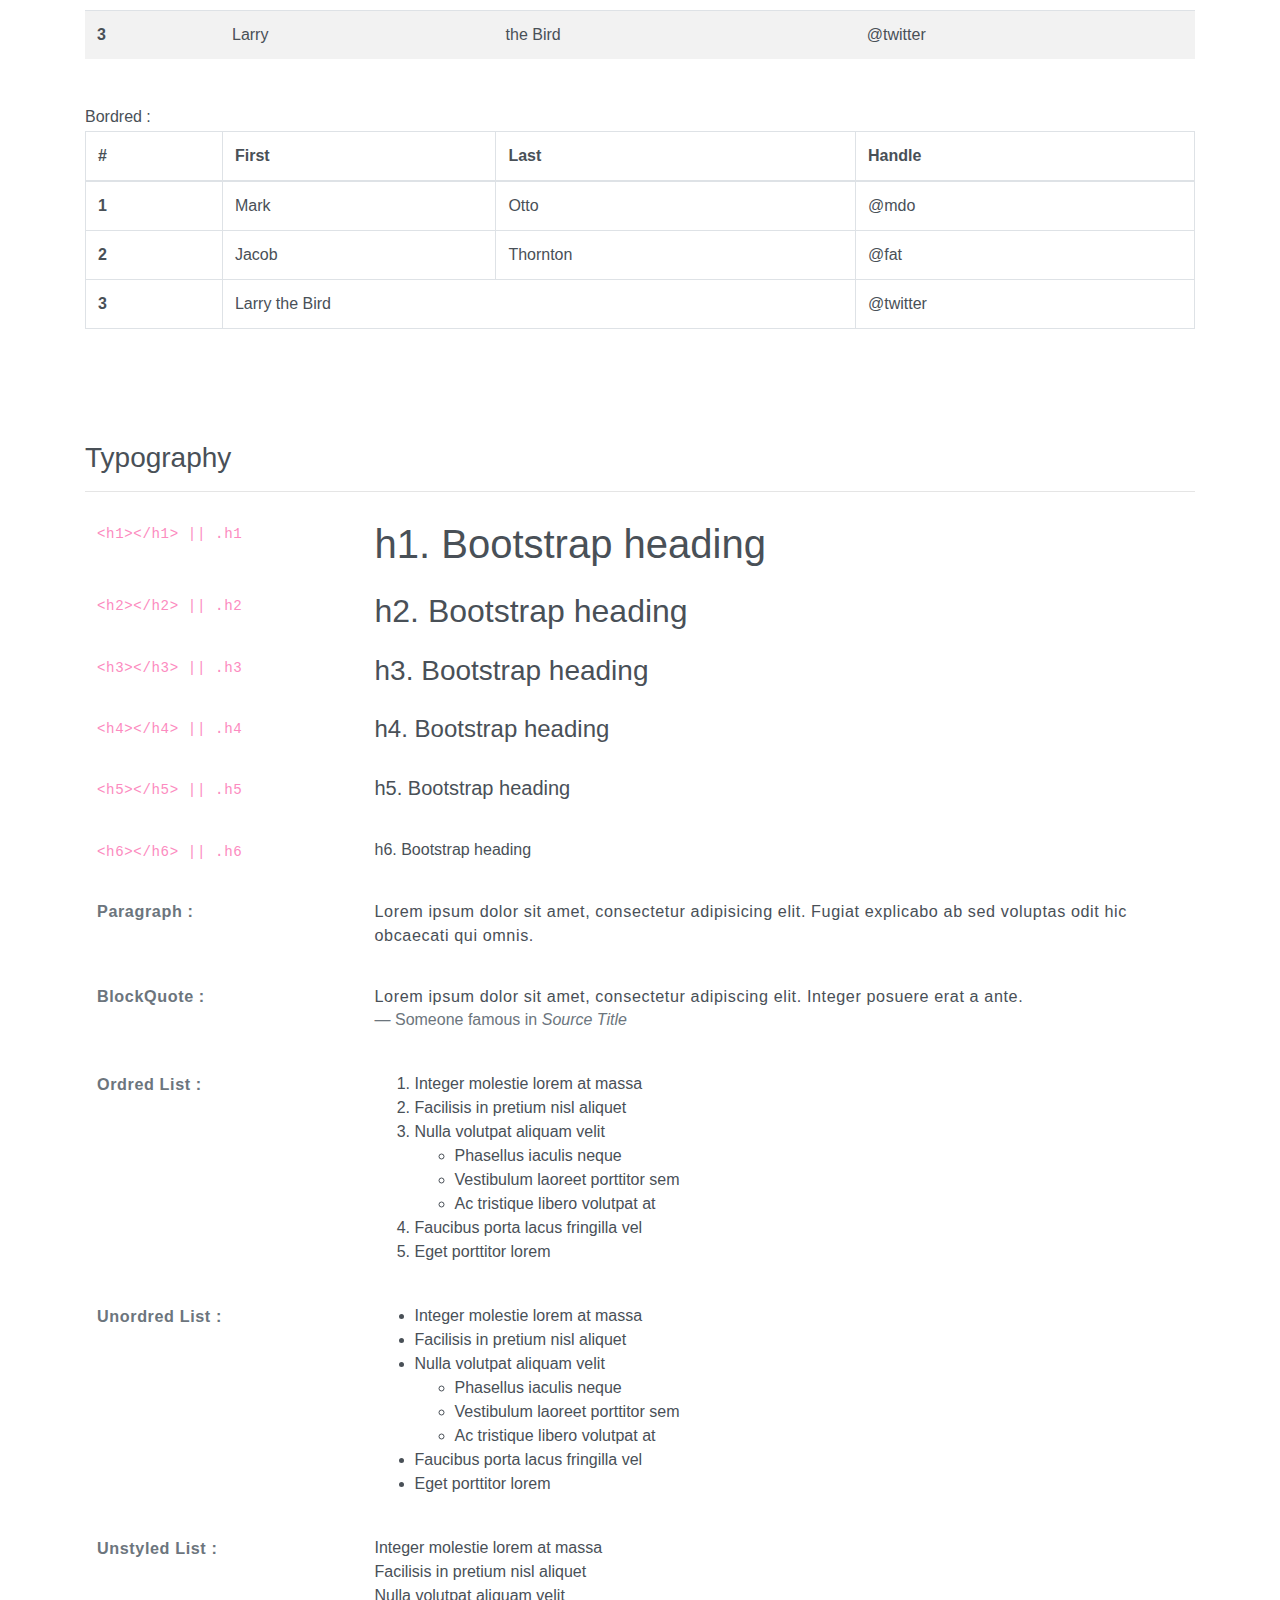
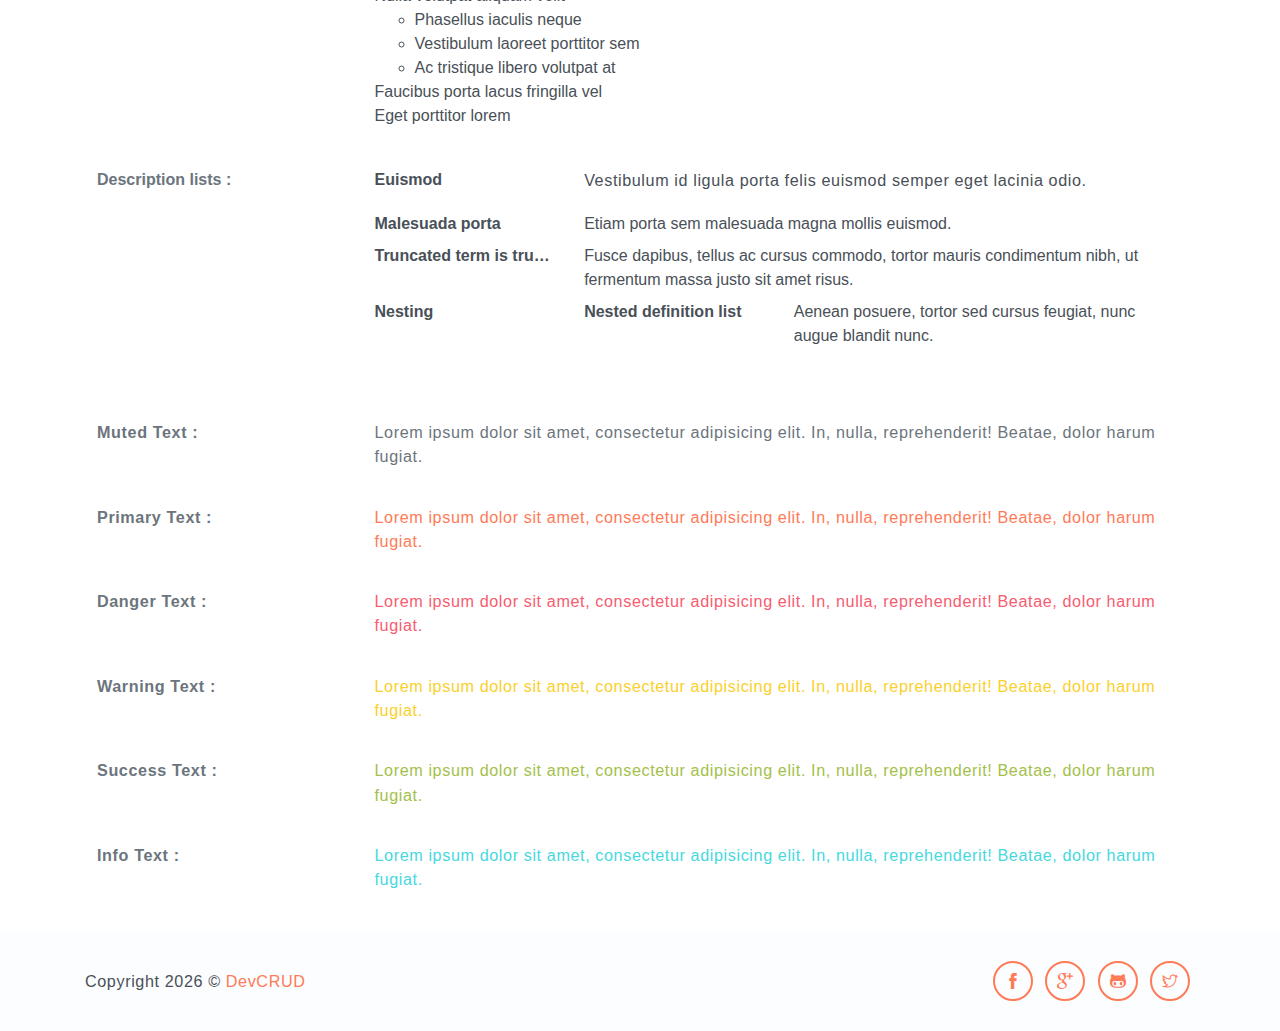
<file: components.html>
<!DOCTYPE html>
<html lang="en">
<head>
   <meta charset="utf-8">
   <meta name="viewport" content="width=device-width, initial-scale=1, shrink-to-fit=no">
   <meta name="description" content="Start your development with Steller landing page.">
   <meta name="author" content="Devcrud">
   <title>Steller | Components</title>
   <!-- font icons -->
   <link rel="stylesheet" href="assets/vendors/themify-icons/css/themify-icons.css">
   <!-- Bootstrap + Steller  -->
   <link rel="stylesheet" href="assets/css/steller.css">
</head>
<body>

   <!-- Page Header -->
   <header class="header header-mini"> 
      <div class="header-title">Components</div> 
      <nav aria-label="breadcrumb">
         <ol class="breadcrumb">
            <li class="breadcrumb-item"><a href="/">Home</a></li>
            <li class="breadcrumb-item active" aria-current="page">Components</li>
         </ol>
      </nav>
   </header> <!-- End Of Page Header -->

   <!-- main content -->
   <div class="container">

      <!-- Buttons -->
      <h3 class="mt-5">Buttons</h3>
      <hr>
      <h6 class="section-secondary-title">Styles :</h6>
      <button class="btn btn-primary">Default</button>
      <button class="btn btn-outline-primary">outline</button>
      <button class="btn btn-primary rounded">Rounded</button>
      <button class="btn btn-primary rounded"><i class="ti-thumb-up pr-1"></i> With Icon</button>
      <button class="btn btn-primary circle"><i class="ti-heart"></i></button>

      <h6 class="section-secondary-title mt-5">Sizes :</h6>
      <button class="btn btn-primary btn-lg">Large</button>
      <button class="btn btn-primary ">Regular</button>
      <button class="btn btn-primary btn-sm">Small</button>
      <button class="btn btn-primary w-sm ml-3">w-sm</button>
      <button class="btn btn-primary w-md">w-md</button>
      <button class="btn btn-primary w-lg">w-lg</button>

      <h6 class="section-secondary-title mt-5">Colors :</h6>          
      <button type="button" class="btn btn-primary">Primary</button>
      <button type="button" class="btn btn-secondary">Secondary</button>
      <button type="button" class="btn btn-success">Success</button>
      <button type="button" class="btn btn-danger">Danger</button>
      <button type="button" class="btn btn-warning">Warning</button>
      <button type="button" class="btn btn-info">Info</button>
      <button type="button" class="btn btn-light">Light</button>
      <button type="button" class="btn btn-dark">Dark</button>

      <h6 class="section-secondary-title mt-5">Buttons Tags :</h6>
      <button class="btn btn-primary" type="submit">Button</button>
      <input class="btn btn-primary" type="button" value="Input">
      <input class="btn btn-primary" type="submit" value="Submit">
      <input class="btn btn-primary" type="reset" value="Reset">
      
      <!-- devider -->
      <div class="py-5"></div>

      <!-- Inputs -->
      <h3>Inputs</h3>
      <hr>
      <div class="row mt-5">
         <div class="col-md-6">
            <h6 class="section-secondary-title">Form controls :</h6>        
            <div class="form-group">
               <input type="email" class="form-control" id="exampleFormControlInput1" placeholder="Email address">
            </div>
            <div class="form-group">
               <input type="date" class="form-control" id="exampleFormControlInput1" placeholder="Date">
            </div>
            <div class="form-group">
               <input class="form-control" type="text" placeholder="Readonly input here…" readonly>
            </div>
            <div class="form-group">
               <input class="form-control" id="disabledInput" type="text" placeholder="Disabled input here..." disabled>
            </div>
            <div class="form-group">
               <select class="form-control" id="exampleFormControlSelect1">
                  <option>Example select</option>
                  <option>1</option>
                  <option>2</option>
                  <option>3</option>
                  <option>4</option>
                  <option>5</option>
               </select>
            </div>
            <div class="form-group">
               <select multiple class="form-control" id="exampleFormControlSelect2">
                  <option>Example multiple select</option>
                  <option>1</option>
                  <option>2</option>
                  <option>3</option>
                  <option>4</option>
                  <option>5</option>
               </select>
            </div>
            <div class="form-group">
               <textarea class="form-control" id="exampleFormControlTextarea1" rows="3" placeholder="Example textarea"></textarea>
            </div>
         </div>
         <div class="col-md-6">
            <h6 class="section-secondary-title">Sizes :</h6>    
            <div class="form-group">
               <input class="form-control form-control-lg" type="text" placeholder=".form-control-lg">             
            </div>
            <div class="form-group">
               <input class="form-control" type="text" placeholder="Default input">
            </div>
            <div class="form-group">
               <input class="form-control form-control-sm" type="text" placeholder=".form-control-sm"> 
            </div>
         </div>
      </div> <!-- end of inputs -->   

      <!-- devider -->
      <div class="py-5"></div>             

      <!-- Dropdowns -->
      <h3 class="components-section-title font-weight-normal">Dropdowns</h3>
      <hr>
      <div class="dropdown d-inline-block">
         <button class="btn btn-outline-secondary dropdown-toggle" type="button" id="dropdownMenuButton" data-toggle="dropdown" aria-haspopup="true" aria-expanded="false">
         Dropdown button
         </button>
         <div class="dropdown-menu" aria-labelledby="dropdownMenuButton">
         <a class="dropdown-item" href="#">Action</a>
         <a class="dropdown-item" href="#">Another action</a>
         <a class="dropdown-item" href="#">Something else here</a>
         </div>
      </div>
      <div class="dropdown d-inline-block">
         <a class="btn btn-outline-secondary dropdown-toggle" href="#" role="button" id="dropdownMenuLink" data-toggle="dropdown" aria-haspopup="true" aria-expanded="false">
            Dropdown link
         </a>
         <div class="dropdown-menu" aria-labelledby="dropdownMenuLink">
            <a class="dropdown-item" href="#">Action</a>
            <a class="dropdown-item" href="#">Another action</a>
            <a class="dropdown-item" href="#">Something else here</a>
         </div>
      </div>
      <div class="btn-group">
         <button type="button" class="btn btn-outline-secondary">Split</button>
         <button type="button" class="btn btn-outline-secondary dropdown-toggle dropdown-toggle-split" data-toggle="dropdown" aria-haspopup="true" aria-expanded="false">
         <span class="sr-only">Toggle Dropdown</span>
         </button>
         <div class="dropdown-menu">
            <a class="dropdown-item" href="#">Action</a>
            <a class="dropdown-item" href="#">Another action</a>
            <a class="dropdown-item" href="#">Something else here</a>
            <div class="dropdown-divider"></div>
            <a class="dropdown-item" href="#">Separated link</a>
         </div>
      </div>
      <div class="btn-group">
         <button class="btn btn-outline-secondary dropdown-toggle" type="button" id="dropdownMenuButton" data-toggle="dropdown" aria-haspopup="true" aria-expanded="false">
            Form Dropdown
         </button>
         <div class="dropdown-menu form">
            <form class="px-4 py-3">
               <div class="form-group">
                  <input type="email" class="form-control" id="exampleDropdownFormEmail1" placeholder="email@example.com">
               </div>
               <div class="form-group">
                  <input type="password" class="form-control" id="exampleDropdownFormPassword1" placeholder="Password">
               </div>
               <div class="form-check mb-3">
                  <input type="checkbox" class="form-check-input" id="dropdownCheck">
                  <label class="form-check-label" for="dropdownCheck">
                     Remember me
                  </label>
               </div>
               <button type="submit" class="btn btn-primary btn-block">Sign in</button>
            </form>
            <div class="dropdown-divider"></div>
            <a class="dropdown-item" href="#"><small>New around here? Sign up</small></a>
            <a class="dropdown-item" href="#"><small>Forgot password?</small></a>
         </div>
      </div>       
      <h6 class="section-secondary-title mt-5">Directions :</h6>  
      <div class="btn-group dropup">
         <button type="button" class="btn btn-outline-secondary dropdown-toggle" data-toggle="dropdown" aria-haspopup="true" aria-expanded="false">
            Dropup
         </button>
         <div class="dropdown-menu">
            <a class="dropdown-item" href="#">Action</a>
            <a class="dropdown-item" href="#">Another action</a>
            <a class="dropdown-item" href="#">Something else here</a>
            <div class="dropdown-divider"></div>
            <a class="dropdown-item" href="#">Separated link</a>
         </div>
      </div>
      <div class="btn-group dropright">
         <button type="button" class="btn btn-outline-secondary dropdown-toggle" data-toggle="dropdown" aria-haspopup="true" aria-expanded="false">
            Dropup
         </button>
         <div class="dropdown-menu">
            <a class="dropdown-item" href="#">Action</a>
            <a class="dropdown-item" href="#">Another action</a>
            <a class="dropdown-item" href="#">Something else here</a>
            <div class="dropdown-divider"></div>
            <a class="dropdown-item" href="#">Separated link</a>
         </div>
      </div>
      <div class="btn-group">
         <button type="button" class="btn btn-outline-secondary dropdown-toggle" data-toggle="dropdown" aria-haspopup="true" aria-expanded="false">
            Dropdown
         </button>
         <div class="dropdown-menu">
            <a class="dropdown-item" href="#">Action</a>
            <a class="dropdown-item" href="#">Another action</a>
            <a class="dropdown-item" href="#">Something else here</a>
            <div class="dropdown-divider"></div>
            <a class="dropdown-item" href="#">Separated link</a>
         </div>
      </div>
      <div class="btn-group dropleft">
         <button type="button" class="btn btn-outline-secondary dropdown-toggle" data-toggle="dropdown" aria-haspopup="true" aria-expanded="false">
            Dropdown
         </button>
         <div class="dropdown-menu">
            <a class="dropdown-item" href="#">Action</a>
            <a class="dropdown-item" href="#">Another action</a>
            <a class="dropdown-item" href="#">Something else here</a>
            <div class="dropdown-divider"></div>
            <a class="dropdown-item" href="#">Separated link</a>
         </div>
      </div> <!-- end of Dropdowns -->  

      <!-- devider -->
      <div class="py-5"></div>   

      <!-- navbars -->
      <h3 class="components-section-title font-weight-normal mt-5">Navigations</h3>
      <hr>
      <nav class="navbar navbar-expand-sm navbar-dark bg-primary rounded shadow mb-3">
         <div class="container">
            <a class="navbar-brand" href="#">Primary Color</a>
            <button class="navbar-toggler ml-auto" type="button" data-toggle="collapse" data-target="#navbarSupportedContent" aria-controls="navbarSupportedContent" aria-expanded="false" aria-label="Toggle navigation">
            <span class="navbar-toggler-icon"></span>
            </button>
            <div class="collapse navbar-collapse" id="navbarSupportedContent">
               <ul class="navbar-nav ml-auto"> 
                  <li class="nav-item">
                     <a class="nav-link" href="#about">About Us</a>
                  </li>
                  <li class="nav-item">
                     <a class="nav-link" href="#service">Our Service</a>
                  </li>
                  <li class="nav-item">
                     <a class="nav-link" href="#team">Our Team</a>
                  </li>
                  <li class="nav-item">
                     <a href="#book-table" class="ml-4 mt-1 btn btn-light btn-sm">navbar button</a>
                  </li>
               </ul>                       
            </div>
         </div>
      </nav>
      <nav class="navbar navbar-expand-sm navbar-dark bg-secondary rounded shadow mb-3">
         <div class="container">
            <a class="navbar-brand" href="#">Secondary Color</a>
            <button class="navbar-toggler ml-auto" type="button" data-toggle="collapse" data-target="#navbarSupportedContent" aria-controls="navbarSupportedContent" aria-expanded="false" aria-label="Toggle navigation">
            <span class="navbar-toggler-icon"></span>
            </button>
            <div class="collapse navbar-collapse" id="navbarSupportedContent">
               <ul class="navbar-nav ml-auto"> 
                  <li class="nav-item">
                     <a class="nav-link" href="#about">About Us</a>
                  </li>
                  <li class="nav-item">
                     <a class="nav-link" href="#service">Our Service</a>
                  </li>
                  <li class="nav-item">
                     <a class="nav-link" href="#team">Our Team</a>
                  </li>
                  <li class="nav-item">
                     <a href="#book-table" class="ml-4 mt-1 btn btn-light btn-sm">navbar button</a>
                  </li>
               </ul>                       
            </div>
         </div>
      </nav>
      <nav class="navbar navbar-expand-sm navbar-dark bg-success rounded shadow mb-3">
         <div class="container">
            <a class="navbar-brand" href="#">Success Color</a>
            <button class="navbar-toggler ml-auto" type="button" data-toggle="collapse" data-target="#navbarSupportedContent" aria-controls="navbarSupportedContent" aria-expanded="false" aria-label="Toggle navigation">
            <span class="navbar-toggler-icon"></span>
            </button>
            <div class="collapse navbar-collapse" id="navbarSupportedContent">
               <ul class="navbar-nav ml-auto"> 
                  <li class="nav-item">
                     <a class="nav-link" href="#about">About Us</a>
                  </li>
                  <li class="nav-item">
                     <a class="nav-link" href="#service">Our Service</a>
                  </li>
                  <li class="nav-item">
                     <a class="nav-link" href="#team">Our Team</a>
                  </li>
                  <li class="nav-item">
                     <a href="#book-table" class="ml-4 mt-1 btn btn-light btn-sm">navbar button</a>
                  </li>
               </ul>                       
            </div>
         </div>
      </nav>
      <nav class="navbar navbar-expand-sm navbar-dark bg-info rounded shadow mb-3">
         <div class="container">
            <a class="navbar-brand" href="#">Info Color</a>
            <button class="navbar-toggler ml-auto" type="button" data-toggle="collapse" data-target="#navbarSupportedContent" aria-controls="navbarSupportedContent" aria-expanded="false" aria-label="Toggle navigation">
            <span class="navbar-toggler-icon"></span>
            </button>
            <div class="collapse navbar-collapse" id="navbarSupportedContent">
               <ul class="navbar-nav ml-auto"> 
                  <li class="nav-item">
                     <a class="nav-link" href="#about">About Us</a>
                  </li>
                  <li class="nav-item">
                     <a class="nav-link" href="#service">Our Service</a>
                  </li>
                  <li class="nav-item">
                     <a class="nav-link" href="#team">Our Team</a>
                  </li>
                  <li class="nav-item">
                     <a href="#book-table" class="ml-4 mt-1 btn btn-light btn-sm">navbar button</a>
                  </li>
               </ul>                       
            </div>
         </div>
      </nav>
      <nav class="navbar navbar-expand-sm navbar-dark bg-warning rounded shadow mb-3">
         <div class="container">
            <a class="navbar-brand" href="#">Warning Color</a>
            <button class="navbar-toggler ml-auto" type="button" data-toggle="collapse" data-target="#navbarSupportedContent" aria-controls="navbarSupportedContent" aria-expanded="false" aria-label="Toggle navigation">
            <span class="navbar-toggler-icon"></span>
            </button>
            <div class="collapse navbar-collapse" id="navbarSupportedContent">
               <ul class="navbar-nav ml-auto"> 
                  <li class="nav-item">
                     <a class="nav-link" href="#about">About Us</a>
                  </li>
                  <li class="nav-item">
                     <a class="nav-link" href="#service">Our Service</a>
                  </li>
                  <li class="nav-item">
                     <a class="nav-link" href="#team">Our Team</a>
                  </li>
                  <li class="nav-item">
                     <a href="#book-table" class="ml-4 mt-1 btn btn-light btn-sm">navbar button</a>
                  </li>
               </ul>                       
            </div>
         </div>
      </nav>
      <nav class="navbar navbar-expand-sm navbar-dark bg-danger rounded shadow mb-3">
         <div class="container">
            <a class="navbar-brand" href="#">Danger Color</a>
            <button class="navbar-toggler ml-auto" type="button" data-toggle="collapse" data-target="#navbarSupportedContent" aria-controls="navbarSupportedContent" aria-expanded="false" aria-label="Toggle navigation">
            <span class="navbar-toggler-icon"></span>
            </button>
            <div class="collapse navbar-collapse" id="navbarSupportedContent">
               <ul class="navbar-nav ml-auto"> 
                  <li class="nav-item">
                     <a class="nav-link" href="#about">About Us</a>
                  </li>
                  <li class="nav-item">
                     <a class="nav-link" href="#service">Our Service</a>
                  </li>
                  <li class="nav-item">
                     <a class="nav-link" href="#team">Our Team</a>
                  </li>
                  <li class="nav-item">
                     <a href="#book-table" class="ml-4 mt-1 btn btn-light btn-sm">navbar button</a>
                  </li>
               </ul>                       
            </div>
         </div>
      </nav>
      <nav class="navbar navbar-expand-sm navbar-dark bg-dark rounded shadow mb-3">
         <div class="container">
            <a class="navbar-brand" href="#">Dark Color</a>
            <button class="navbar-toggler ml-auto" type="button" data-toggle="collapse" data-target="#navbarSupportedContent" aria-controls="navbarSupportedContent" aria-expanded="false" aria-label="Toggle navigation">
            <span class="navbar-toggler-icon"></span>
            </button>
            <div class="collapse navbar-collapse" id="navbarSupportedContent">
               <ul class="navbar-nav ml-auto"> 
                  <li class="nav-item">
                     <a class="nav-link" href="#about">About Us</a>
                  </li>
                  <li class="nav-item">
                     <a class="nav-link" href="#service">Our Service</a>
                  </li>
                  <li class="nav-item">
                     <a class="nav-link" href="#team">Our Team</a>
                  </li>
                  <li class="nav-item">
                     <a href="#book-table" class="ml-4 mt-1 btn btn-light btn-sm">navbar button</a>
                  </li>
               </ul>                       
            </div>
         </div>
      </nav>
      <nav class="navbar navbar-expand-sm navbar-light bg-light rounded shadow mb-3">
         <div class="container">
            <a class="navbar-brand" href="#">Dark Color</a>
            <button class="navbar-toggler ml-auto" type="button" data-toggle="collapse" data-target="#navbarSupportedContent" aria-controls="navbarSupportedContent" aria-expanded="false" aria-label="Toggle navigation">
            <span class="navbar-toggler-icon"></span>
            </button>
            <div class="collapse navbar-collapse" id="navbarSupportedContent">
               <ul class="navbar-nav ml-auto"> 
                  <li class="nav-item">
                     <a class="nav-link" href="#about">About Us</a>
                  </li>
                  <li class="nav-item">
                     <a class="nav-link" href="#service">Our Service</a>
                  </li>
                  <li class="nav-item">
                     <a class="nav-link" href="#team">Our Team</a>
                  </li>
                  <li class="nav-item">
                     <a href="#book-table" class="ml-4 mt-1 btn btn-dark btn-sm">navbar button</a>
                  </li>
               </ul>                       
            </div>
         </div>
      </nav>
      <!-- End of navbars -->

      <!-- devider -->
      <div class="py-5"></div>   
      
      <!-- progress bars -->
      <div class="row justify-content-between">
         <div class="col-md-5">
            <h3 class="components-section-title font-weight-normal mt-5">Progress Bars :</h3>
            <hr>
            <small>Default: </small>
            <div class="progress mt-2 mb-3">
               <div class="progress-bar" role="progressbar" style="width: 90%" aria-valuenow="25" aria-valuemin="0" aria-valuemax="100"><span>90%</span></div>
            </div>
            <small>Success:</small>
            <div class="progress mt-2 mb-3">
               <div class="progress-bar bg-success" role="progressbar" style="width: 90%" aria-valuenow="25" aria-valuemin="0" aria-valuemax="100"><span>90%</span></div>
            </div>
            <small>Danger:</small>
            <div class="progress mt-2 mb-3">
               <div class="progress-bar bg-danger" role="progressbar" style="width: 90%" aria-valuenow="25" aria-valuemin="0" aria-valuemax="100"><span>90%</span></div>
            </div>
            <small>Warning:</small>
            <div class="progress mt-2 mb-3">
               <div class="progress-bar bg-warning" role="progressbar" style="width: 90%" aria-valuenow="25" aria-valuemin="0" aria-valuemax="100"><span>90%</span></div>
            </div>
            <small>Info:</small>
            <div class="progress mt-2 mb-3">
               <div class="progress-bar bg-info" role="progressbar" style="width: 90%" aria-valuenow="25" aria-valuemin="0" aria-valuemax="100"><span>90%</span></div>
            </div>
            <small>Dark:</small>
            <div class="progress mt-2 mb-3">
               <div class="progress-bar bg-dark" role="progressbar" style="width: 90%" aria-valuenow="25" aria-valuemin="0" aria-valuemax="100"><span>90%</span></div>
            </div>
         </div>
         <div class="col-md-6">
            <h3 class="components-section-title font-weight-normal mt-5">Paginations :</h3>
            <hr>
            <nav aria-label="Page navigation example">
               <ul class="pagination pagination-sm">
                  <li class="page-item"><a class="page-link" href="#"><i class="ti-angle-double-left"></i></a></li>
                  <li class="page-item"><a class="page-link" href="#">1</a></li>
                  <li class="page-item"><a class="page-link" href="#">2</a></li>
                  <li class="page-item active"><a class="page-link" href="#">3</a></li>
                  <li class="page-item"><a class="page-link" href="#">4</a></li>
                  <li class="page-item"><a class="page-link" href="#">5</a></li>
                  <li class="page-item"><a class="page-link" href="#"><i class="ti-angle-double-right"></i></a></li>
               </ul>
            </nav>
            <nav aria-label="Page navigation example">
               <ul class="pagination">
               <li class="page-item"><a class="page-link" href="#"><i class="ti-angle-double-left"></i></a></li>
                  <li class="page-item"><a class="page-link" href="#">1</a></li>
                  <li class="page-item"><a class="page-link" href="#">2</a></li>
                  <li class="page-item active"><a class="page-link" href="#">3</a></li>
                  <li class="page-item"><a class="page-link" href="#">4</a></li>
                  <li class="page-item"><a class="page-link" href="#">5</a></li>
                  <li class="page-item"><a class="page-link" href="#"><i class="ti-angle-double-right"></i></a></li>
               </ul>
            </nav>
            <nav aria-label="Page navigation example">
               <ul class="pagination pagination-lg">
                  <li class="page-item"><a class="page-link" href="#"><i class="ti-angle-double-left"></i></a></li>
                  <li class="page-item"><a class="page-link" href="#">1</a></li>
                  <li class="page-item"><a class="page-link" href="#">2</a></li>
                  <li class="page-item active"><a class="page-link" href="#">3</a></li>
                  <li class="page-item"><a class="page-link" href="#">4</a></li>
                  <li class="page-item"><a class="page-link" href="#">5</a></li>
                  <li class="page-item"><a class="page-link" href="#"><i class="ti-angle-double-right"></i></a></li>
               </ul>
            </nav>

            <!-- Badges -->
            <h3 class="components-section-title font-weight-normal mt-5">Badges :</h3>
            <hr>
            <span class="badge badge-primary">Primary</span>
            <span class="badge badge-secondary">Secondary</span>
            <span class="badge badge-success">Success</span>
            <span class="badge badge-danger">Danger</span>
            <span class="badge badge-warning">Warning</span>
            <span class="badge badge-info">Info</span>
            <span class="badge badge-light">Light</span>
            <span class="badge badge-dark">Dark</span>
            <h6 class="section-secondary-title mt-4 mb-2">Badge Pills :</h6>
            <span class="badge badge-pill badge-primary">Primary</span>
            <span class="badge badge-pill badge-secondary">Secondary</span>
            <span class="badge badge-pill badge-success">Success</span>
            <span class="badge badge-pill badge-danger">Danger</span>
            <span class="badge badge-pill badge-warning">Warning</span>
            <span class="badge badge-pill badge-info">Info</span>
            <span class="badge badge-pill badge-light">Light</span>
            <span class="badge badge-pill badge-dark">Dark</span>
         </div>
      </div> <!-- End of Progress bars -->

      <!-- devider -->
      <div class="py-5"></div>  

      <!-- Alerts -->
      <h3 class="components-section-title font-weight-normal mt-5">Alerts :</h3>
      <hr>
      <div class="alert alert-primary alert-dismissible fade show" role="alert">
         A simple primary alert—check it out!
         <button type="button" class="close" data-dismiss="alert" aria-label="Close">
            <span aria-hidden="true">&times;</span>
         </button>
      </div>
      <div class="alert alert-secondary alert-dismissible fade show" role="alert">
         A simple secondary alert—check it out!
         <button type="button" class="close" data-dismiss="alert" aria-label="Close">
            <span aria-hidden="true">&times;</span>
         </button>
      </div>
      <div class="alert alert-success alert-dismissible fade show" role="alert">
         A simple success alert—check it out!
         <button type="button" class="close" data-dismiss="alert" aria-label="Close">
            <span aria-hidden="true">&times;</span>
         </button>
      </div>
      <div class="alert alert-danger alert-dismissible fade show" role="alert">
         A simple danger alert—check it out!
         <button type="button" class="close" data-dismiss="alert" aria-label="Close">
            <span aria-hidden="true">&times;</span>
         </button>
      </div>
      <div class="alert alert-warning alert-dismissible fade show" role="alert">
         A simple warning alert—check it out!
         <button type="button" class="close" data-dismiss="alert" aria-label="Close">
            <span aria-hidden="true">&times;</span>
         </button>
      </div>
      <div class="alert alert-info alert-dismissible fade show" role="alert">
         A simple info alert—check it out!
         <button type="button" class="close" data-dismiss="alert" aria-label="Close">
            <span aria-hidden="true">&times;</span>
         </button>
      </div>
      <div class="alert alert-dark alert-dismissible fade show" role="alert">
         A simple dark alert—check it out!
         <button type="button" class="close" data-dismiss="alert" aria-label="Close">
            <span aria-hidden="true">&times;</span>
         </button>
      </div>
      <!-- end of alerts -->

      <!-- devider -->
      <div class="py-5"></div> 
   
      <!-- tables -->
      <h3 class="components-section-title">Tables</h3>
      <hr>
      <table class="table">
         <thead>
            <tr>
               <th scope="col">#</th>
               <th scope="col">First</th>
               <th scope="col">Last</th>
               <th scope="col">Handle</th>
            </tr>
         </thead>
         <tbody>
            <tr>
               <th scope="row">1</th>
               <td>Mark</td>
               <td>Otto</td>
               <td>@mdo</td>
            </tr>
            <tr>
               <th scope="row">2</th>
               <td>Jacob</td>
               <td>Thornton</td>
               <td>@fat</td>
            </tr>
            <tr>
               <th scope="row">3</th>
               <td>Larry</td>
               <td>the Bird</td>
               <td>@twitter</td>
            </tr>
         </tbody>
      </table>

      <h6 class="section-secondary-title mt-5">Striped rows :</h6>
      <table class="table table-striped">
         <thead>
            <tr>
               <th scope="col">#</th>
               <th scope="col">First</th>
               <th scope="col">Last</th>
               <th scope="col">Handle</th>
            </tr>
         </thead>
         <tbody>
            <tr>
               <th scope="row">1</th>
               <td>Mark</td>
               <td>Otto</td>
               <td>@mdo</td>
            </tr>
            <tr>
               <th scope="row">2</th>
               <td>Jacob</td>
               <td>Thornton</td>
               <td>@fat</td>
            </tr>
            <tr>
               <th scope="row">3</th>
               <td>Larry</td>
               <td>the Bird</td>
               <td>@twitter</td>
            </tr>
         </tbody>
      </table>

      <h6 class="section-secondary-title mt-5">Bordred :</h6>
      <table class="table table-bordered">
         <thead>
            <tr>
               <th scope="col">#</th>
               <th scope="col">First</th>
               <th scope="col">Last</th>
               <th scope="col">Handle</th>
            </tr>
         </thead>
         <tbody>
            <tr>
               <th scope="row">1</th>
               <td>Mark</td>
               <td>Otto</td>
               <td>@mdo</td>
            </tr>
            <tr>
               <th scope="row">2</th>
               <td>Jacob</td>
               <td>Thornton</td>
               <td>@fat</td>
            </tr>
            <tr>
               <th scope="row">3</th>
               <td colspan="2">Larry the Bird</td>
               <td>@twitter</td>
            </tr>
         </tbody>
      </table>
      <!-- end of tables -->

      <!-- devider -->
      <div class="py-5"></div> 

      <!-- typography -->
      <h3 class="components-section-title">Typography</h3>
      <hr>
     
      <table class="table table-borderless v-align-center">
         <tbody>
            <tr>
               <td>
                  <p><code class="highlighter-rouge">&lt;h1&gt;&lt;/h1&gt; || .h1</code></p>
               </td>
               <td class="w-75"><span class="h1">h1. Bootstrap heading</span></td>
            </tr>
            <tr>
               <td>
                  <p><code class="highlighter-rouge">&lt;h2&gt;&lt;/h2&gt; || .h2</code></p>
               </td>
               <td><span class="h2">h2. Bootstrap heading</span></td>
            </tr>
            <tr>
               <td>
                  <p><code class="highlighter-rouge">&lt;h3&gt;&lt;/h3&gt; || .h3</code></p>
               </td>
               <td><span class="h3">h3. Bootstrap heading</span></td>
            </tr>
            <tr>
               <td>
                  <p><code class="highlighter-rouge">&lt;h4&gt;&lt;/h4&gt; || .h4</code></p>
               </td>
               <td><span class="h4">h4. Bootstrap heading</span></td>
            </tr>
            <tr>
               <td>
                  <p><code class="highlighter-rouge">&lt;h5&gt;&lt;/h5&gt; || .h5</code></p>
               </td>
               <td><span class="h5">h5. Bootstrap heading</span></td>
            </tr>
            <tr>
               <td>
                  <p><code class="highlighter-rouge">&lt;h6&gt;&lt;/h6&gt; || .h6</code></p>
               </td>
               <td><span class="h6">h6. Bootstrap heading</span></td>
            </tr>
            <tr>
               <td>
                  <p class="font-weight-bold text-muted">Paragraph :</p>
               </td>
               <td><p>Lorem ipsum dolor sit amet, consectetur adipisicing elit. Fugiat explicabo ab sed voluptas odit hic obcaecati qui omnis.</p></td>
            </tr>
            <tr>
               <td>
                  <p class="font-weight-bold text-muted">BlockQuote :</p>
               </td>
               <td>
                  <blockquote class="blockquote">
                     <p class="mb-0">Lorem ipsum dolor sit amet, consectetur adipiscing elit. Integer posuere erat a ante.</p>
                     <footer class="blockquote-footer">Someone famous in <cite title="Source Title">Source Title</cite></footer>
                  </blockquote>
               </td>
            </tr>

            <tr>
               <td><p class="font-weight-bold text-muted">Ordred List :</p></td>
               <td>
                  <ol>
                     <li>Integer molestie lorem at massa</li>
                     <li>Facilisis in pretium nisl aliquet</li>
                     <li>Nulla volutpat aliquam velit
                        <ul>
                           <li>Phasellus iaculis neque</li>
                           <li>Vestibulum laoreet porttitor sem</li>
                           <li>Ac tristique libero volutpat at</li>
                        </ul>
                     </li>
                     <li>Faucibus porta lacus fringilla vel</li>
                     <li>Eget porttitor lorem</li>
                  </ol>
               </td>
            </tr>
            <tr>
               <td><p class="font-weight-bold text-muted">Unordred List :</p></td>
               <td>
                  <ul >
                     <li>Integer molestie lorem at massa</li>
                     <li>Facilisis in pretium nisl aliquet</li>
                     <li>Nulla volutpat aliquam velit
                        <ul>
                           <li>Phasellus iaculis neque</li>
                           <li>Vestibulum laoreet porttitor sem</li>
                           <li>Ac tristique libero volutpat at</li>
                        </ul>
                     </li>
                     <li>Faucibus porta lacus fringilla vel</li>
                     <li>Eget porttitor lorem</li>
                  </ul>
               </td>
            </tr>
            <tr>
               <td><p class="font-weight-bold text-muted">Unstyled List :</p></td>
               <td>
                  <ul class="list-unstyled">
                     <li>Integer molestie lorem at massa</li>
                     <li>Facilisis in pretium nisl aliquet</li>
                     <li>Nulla volutpat aliquam velit
                        <ul>
                           <li>Phasellus iaculis neque</li>
                           <li>Vestibulum laoreet porttitor sem</li>
                           <li>Ac tristique libero volutpat at</li>
                        </ul>
                     </li>
                     <li>Faucibus porta lacus fringilla vel</li>
                     <li>Eget porttitor lorem</li>
                  </ul>
               </td>
            </tr>
            <tr>
               <td class="font-weight-bold text-muted">Description lists : </td>
               <td>
                  <dl class="row">
                     <dt class="col-sm-3">Euismod</dt>
                     <dd class="col-sm-9">
                        <p>Vestibulum id ligula porta felis euismod semper eget lacinia odio.</p>
                     </dd>

                     <dt class="col-sm-3">Malesuada porta</dt>
                     <dd class="col-sm-9">Etiam porta sem malesuada magna mollis euismod.</dd>

                     <dt class="col-sm-3 text-truncate">Truncated term is truncated</dt>
                     <dd class="col-sm-9">Fusce dapibus, tellus ac cursus commodo, tortor mauris condimentum nibh, ut fermentum massa justo sit amet risus.</dd>

                     <dt class="col-sm-3">Nesting</dt>
                     <dd class="col-sm-9">
                        <dl class="row">
                           <dt class="col-sm-4">Nested definition list</dt>
                           <dd class="col-sm-8">Aenean posuere, tortor sed cursus feugiat, nunc augue blandit nunc.</dd>
                        </dl>
                     </dd>
                  </dl>
               </td>
            </tr>
            <tr>
               <td>
                  <p class="font-weight-bold text-muted">Muted Text :</p>
               </td>
               <td>
                  <p class="text-muted">Lorem ipsum dolor sit amet, consectetur adipisicing elit. In, nulla, reprehenderit! Beatae, dolor harum fugiat.</p>
               </td>
            </tr>
            <tr>
               <td>
                  <p class="font-weight-bold text-muted">Primary Text :</p>
               </td>
               <td>
                  <p class="text-primary">Lorem ipsum dolor sit amet, consectetur adipisicing elit. In, nulla, reprehenderit! Beatae, dolor harum fugiat.</p>
               </td>
            </tr>
            <tr>
               <td>
                  <p class="font-weight-bold text-muted">Danger Text :</p>
               </td>
               <td>
                  <p class="text-danger">Lorem ipsum dolor sit amet, consectetur adipisicing elit. In, nulla, reprehenderit! Beatae, dolor harum fugiat.</p>
               </td>
            </tr>
            <tr>
               <td>
                  <p class="font-weight-bold text-muted">Warning Text :</p>
               </td>
               <td>
                  <p class="text-warning">Lorem ipsum dolor sit amet, consectetur adipisicing elit. In, nulla, reprehenderit! Beatae, dolor harum fugiat.</p>
               </td>
            </tr>
            <tr>
               <td>
                  <p class="font-weight-bold text-muted">Success Text :</p>
               </td>
               <td>
                  <p class="text-success">Lorem ipsum dolor sit amet, consectetur adipisicing elit. In, nulla, reprehenderit! Beatae, dolor harum fugiat.</p>
               </td>
            </tr>
            <tr>
               <td>
                  <p class="font-weight-bold text-muted">Info Text :</p>
               </td>
               <td>
                  <p class="text-info">Lorem ipsum dolor sit amet, consectetur adipisicing elit. In, nulla, reprehenderit! Beatae, dolor harum fugiat.</p>
               </td>
            </tr>
         </tbody>
      </table>
   </div>
   <!-- end of typography -->

   <!-- Page Footer -->
    <footer class="page-footer">
        <div class="container">
            <div class="row align-items-center">
                <div class="col-sm-6">
                    <p>Copyright <script>document.write(new Date().getFullYear())</script> &copy; <a href="http://www.devcrud.com" target="_blank">DevCRUD</a></p>
                </div>
                <div class="col-sm-6">
                    <div class="socials">
                        <a class="social-item" href="javascript:void(0)"><i class="ti-facebook"></i></a>
                        <a class="social-item" href="javascript:void(0)"><i class="ti-google"></i></a>
                        <a class="social-item" href="javascript:void(0)"><i class="ti-github"></i></a>
                        <a class="social-item" href="javascript:void(0)"><i class="ti-twitter"></i></a>
                    </div>
                </div>
            </div>
        </div>
    </footer> 
    <!-- End of page footer -->
   
   <!-- core  -->
    <script src="assets/vendors/jquery/jquery-3.4.1.js"></script>
   <script src="assets/vendors/bootstrap/bootstrap.bundle.js"></script>

    <!-- steller js -->
    <script src="assets/js/steller.js"></script>

</body>
</html>
</file>
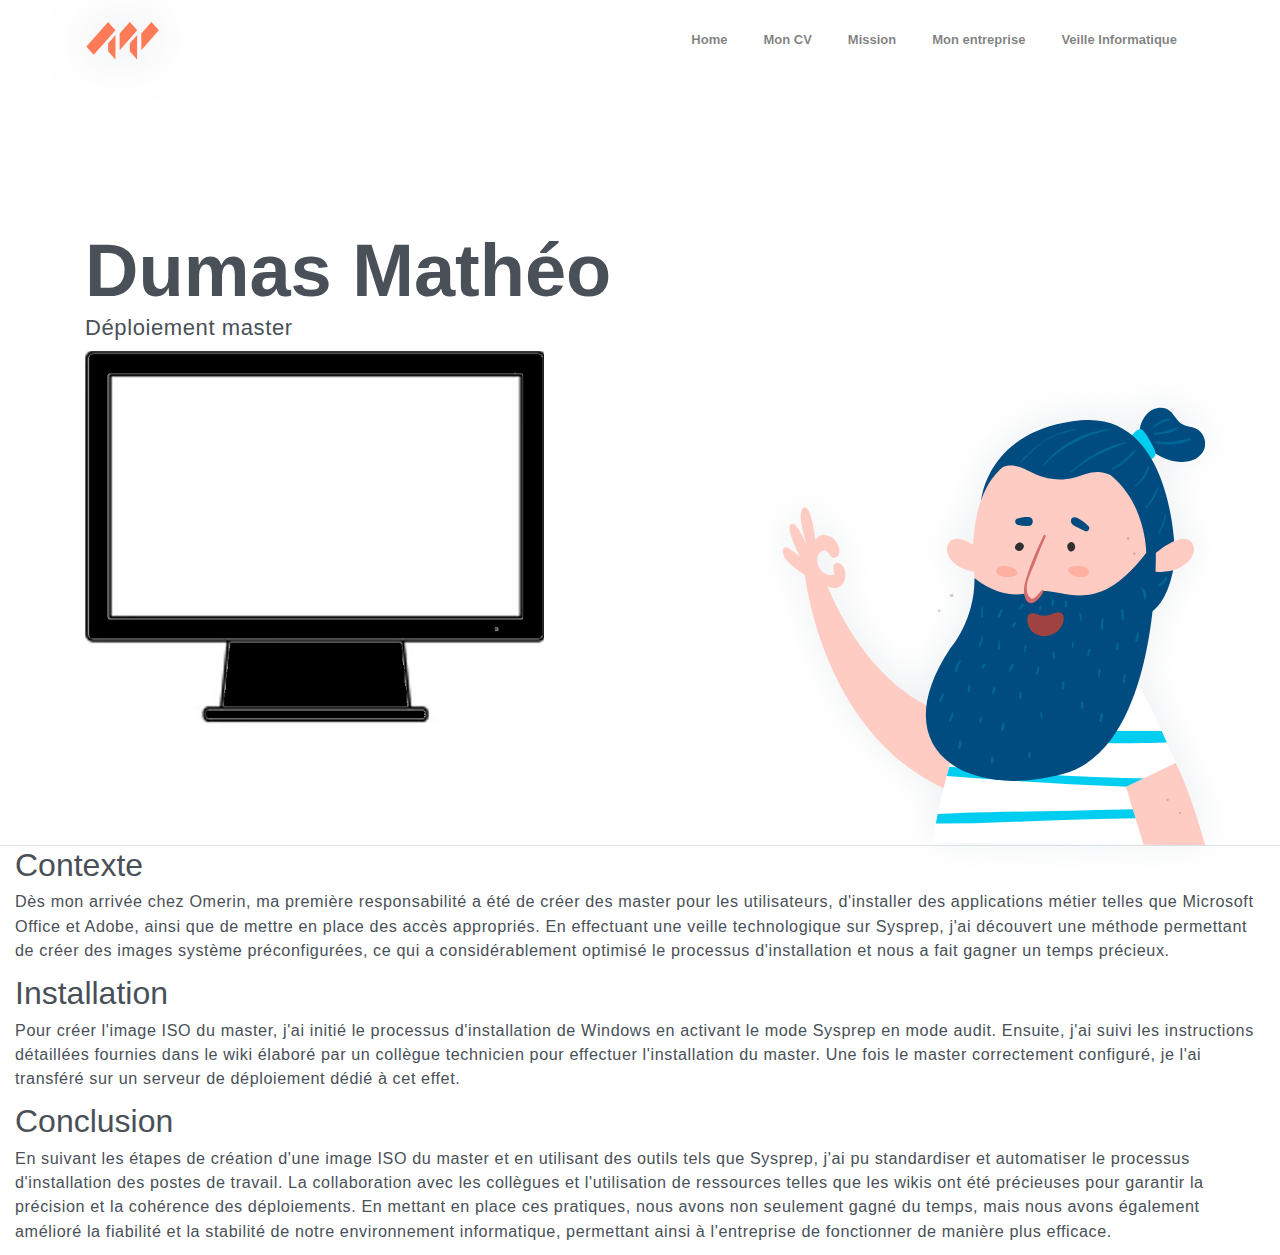
<file: master.html>
<!DOCTYPE html>
<html lang="en">
<head>
	<meta charset="utf-8">
    <meta name="viewport" content="width=device-width, initial-scale=1, shrink-to-fit=no">
    <meta name="description" content="Start your development with Steller landing page.">
    <meta name="author" content="Devcrud">
    <title>Portfolio Dumas Mathéo</title>
    <!-- font icons -->
    <link rel="stylesheet" href="assets/vendors/themify-icons/css/themify-icons.css">
    <!-- Bootstrap + Steller main styles -->
	<link rel="stylesheet" href="assets/css/steller.css">
</head>
<body data-spy="scroll" data-target=".navbar" data-offset="40" id="home">

    <!-- Page navigation -->
    <nav class="navbar navbar-expand-lg navbar-light fixed-top" data-spy="affix" data-offset-top="0">
      <div class="container">
          <a class="navbar-brand" href="#"><img src="assets/imgs/logo.svg" alt=""></a>
          <button class="navbar-toggler" type="button" data-toggle="collapse" data-target="#navbarSupportedContent" aria-controls="navbarSupportedContent" aria-expanded="false" aria-label="Toggle navigation">
              <span class="navbar-toggler-icon"></span>
          </button>

          <div class="collapse navbar-collapse" id="navbarSupportedContent">
              <ul class="navbar-nav ml-auto align-items-center">
                  <li class="nav-item">
                      <a class="nav-link" href="./index.html#home">Home</a>
                  </li>
                  <li class="nav-item">
                      <a class="nav-link" href="./index.html#about">Mon CV</a>
                  </li>
                  <li class="nav-item">
                      <a class="nav-link" href="./index.html#service">Mission</a>
                  </li>                   
                 
                  <li class="nav-item">
                      <a class="nav-link" href="./index.html#testmonial">Mon entreprise</a>
                  </li>
                  <li class="nav-item">
                      <a class="nav-link" href="./index.html#blog">Veille Informatique</a>
                  </li>
                  
                 
              </ul>
          </div>
      </div>          
  </nav>
  <!-- End of page navibation -->


    <!-- Page Header -->
    <header class="header" id="home">
      
        <div class="container">
            <div class="infos">
                
                <h6 class="title">Dumas Mathéo</h6>
                <p>Déploiement master</p>
                
                <p style="float:center"> <img src="./assets/imgs/master.png" alt="WatchDoc"  width="70%" height="70%"/></p>
                <div style="clear:both"></div>                           
            </div>              
            <div class="img-holder">
              <img src="assets/imgs/man.svg" alt="">
          </div>   
        </div>   
    </header>
   
        <!-- Presentation -->
    
        
          
             
           
  
            <div class="col-lg-12 col-12">
              <div class="">
                <h2>Contexte</h2>
                
                <p>
                  Dès mon arrivée chez Omerin, ma première responsabilité a été de créer des master pour les utilisateurs, d'installer des applications métier telles que Microsoft Office et Adobe, ainsi que de mettre en place des accès appropriés. En effectuant une veille technologique sur Sysprep, j'ai découvert une méthode permettant de créer des images système préconfigurées, ce qui a considérablement optimisé le processus d'installation et nous a fait gagner un temps précieux.
              </div>
            </div>
            
            <div class="col-lg-12 col-12">
              <div class="">
                <h2>Installation</h2>
                <p>
                  
Pour créer l'image ISO du master, j'ai initié le processus d'installation de Windows en activant le mode Sysprep en mode audit. Ensuite, j'ai suivi les instructions détaillées fournies dans le wiki élaboré par un collègue technicien pour effectuer l'installation du master. Une fois le master correctement configuré, je l'ai transféré sur un serveur de déploiement dédié à cet effet.
                </p>
                
              </div>
            </div>
            <div class="col-lg-12 col-12">
              <div class="">
                <h2>Conclusion</h2>
                <p>
                  En suivant les étapes de création d'une image ISO du master et en utilisant des outils tels que Sysprep, j'ai pu standardiser et automatiser le processus d'installation des postes de travail. La collaboration avec les collègues et l'utilisation de ressources telles que les wikis ont été précieuses pour garantir la précision et la cohérence des déploiements. En mettant en place ces pratiques, nous avons non seulement gagné du temps, mais nous avons également amélioré la fiabilité et la stabilité de notre environnement informatique, permettant ainsi à l'entreprise de fonctionner de manière plus efficace.
                </p>
              </div>
            </div>
          
        
      

    

 
</body>
</file>
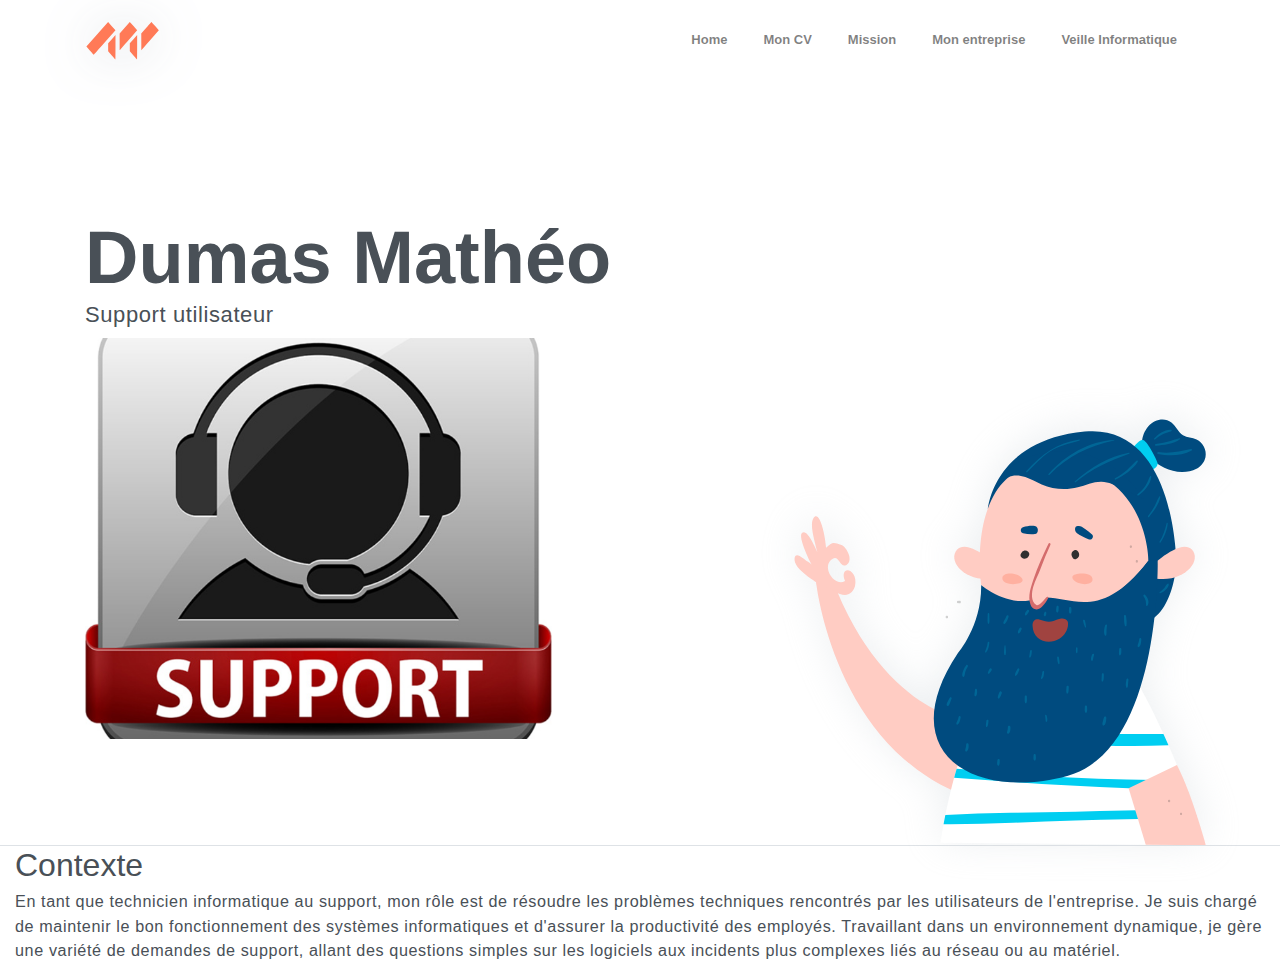
<file: support.html>
<!DOCTYPE html>
<html lang="en">
<head>
	<meta charset="utf-8">
    <meta name="viewport" content="width=device-width, initial-scale=1, shrink-to-fit=no">
    <meta name="description" content="Start your development with Steller landing page.">
    <meta name="author" content="Devcrud">
    <title>Portfolio Dumas Mathéo</title>
    <!-- font icons -->
    <link rel="stylesheet" href="assets/vendors/themify-icons/css/themify-icons.css">
    <!-- Bootstrap + Steller main styles -->
	<link rel="stylesheet" href="assets/css/steller.css">
</head>
<body data-spy="scroll" data-target=".navbar" data-offset="40" id="home">

   <!-- Page navigation -->
   <nav class="navbar navbar-expand-lg navbar-light fixed-top" data-spy="affix" data-offset-top="0">
    <div class="container">
        <a class="navbar-brand" href="#"><img src="assets/imgs/logo.svg" alt=""></a>
        <button class="navbar-toggler" type="button" data-toggle="collapse" data-target="#navbarSupportedContent" aria-controls="navbarSupportedContent" aria-expanded="false" aria-label="Toggle navigation">
            <span class="navbar-toggler-icon"></span>
        </button>

        <div class="collapse navbar-collapse" id="navbarSupportedContent">
            <ul class="navbar-nav ml-auto align-items-center">
                <li class="nav-item">
                    <a class="nav-link" href="./index.html#home">Home</a>
                </li>
                <li class="nav-item">
                    <a class="nav-link" href="./index.html#about">Mon CV</a>
                </li>
                <li class="nav-item">
                    <a class="nav-link" href="./index.html#service">Mission</a>
                </li>                   
               
                <li class="nav-item">
                    <a class="nav-link" href="./index.html#testmonial">Mon entreprise</a>
                </li>
                <li class="nav-item">
                    <a class="nav-link" href="./index.html#blog">Veille Informatique</a>
                </li>
                
               
            </ul>
        </div>
    </div>          
</nav>
<!-- End of page navibation -->


    <!-- Page Header -->
    <header class="header" id="home">
      
        <div class="container">
            <div class="infos">
                
                <h6 class="title">Dumas Mathéo</h6>
                <p>Support utilisateur</p>
                
                <p style="float:center"> <img src="./assets/imgs/support.png" alt="WatchDoc"  width="70%" height="70%"/></p>
                <div style="clear:both"></div>                           
            </div>              
            <div class="img-holder">
              <img src="assets/imgs/man.svg" alt="">
          </div>   
        </div>   
    </header>
   
        <!-- Presentation -->
    
        
          
             
           
  
            <div class="col-lg-12 col-12">
              <div class="">
                <h2>Contexte</h2>
                <p>
                  En tant que technicien informatique au support, mon rôle est de résoudre les problèmes techniques rencontrés par les utilisateurs de l'entreprise. Je suis chargé de maintenir le bon fonctionnement des systèmes informatiques et d'assurer la productivité des employés. Travaillant dans un environnement dynamique, je gère une variété de demandes de support, allant des questions simples sur les logiciels aux incidents plus complexes liés au réseau ou au matériel. 
                </p>
                
              </div>
            </div>
            
</body>
</file>
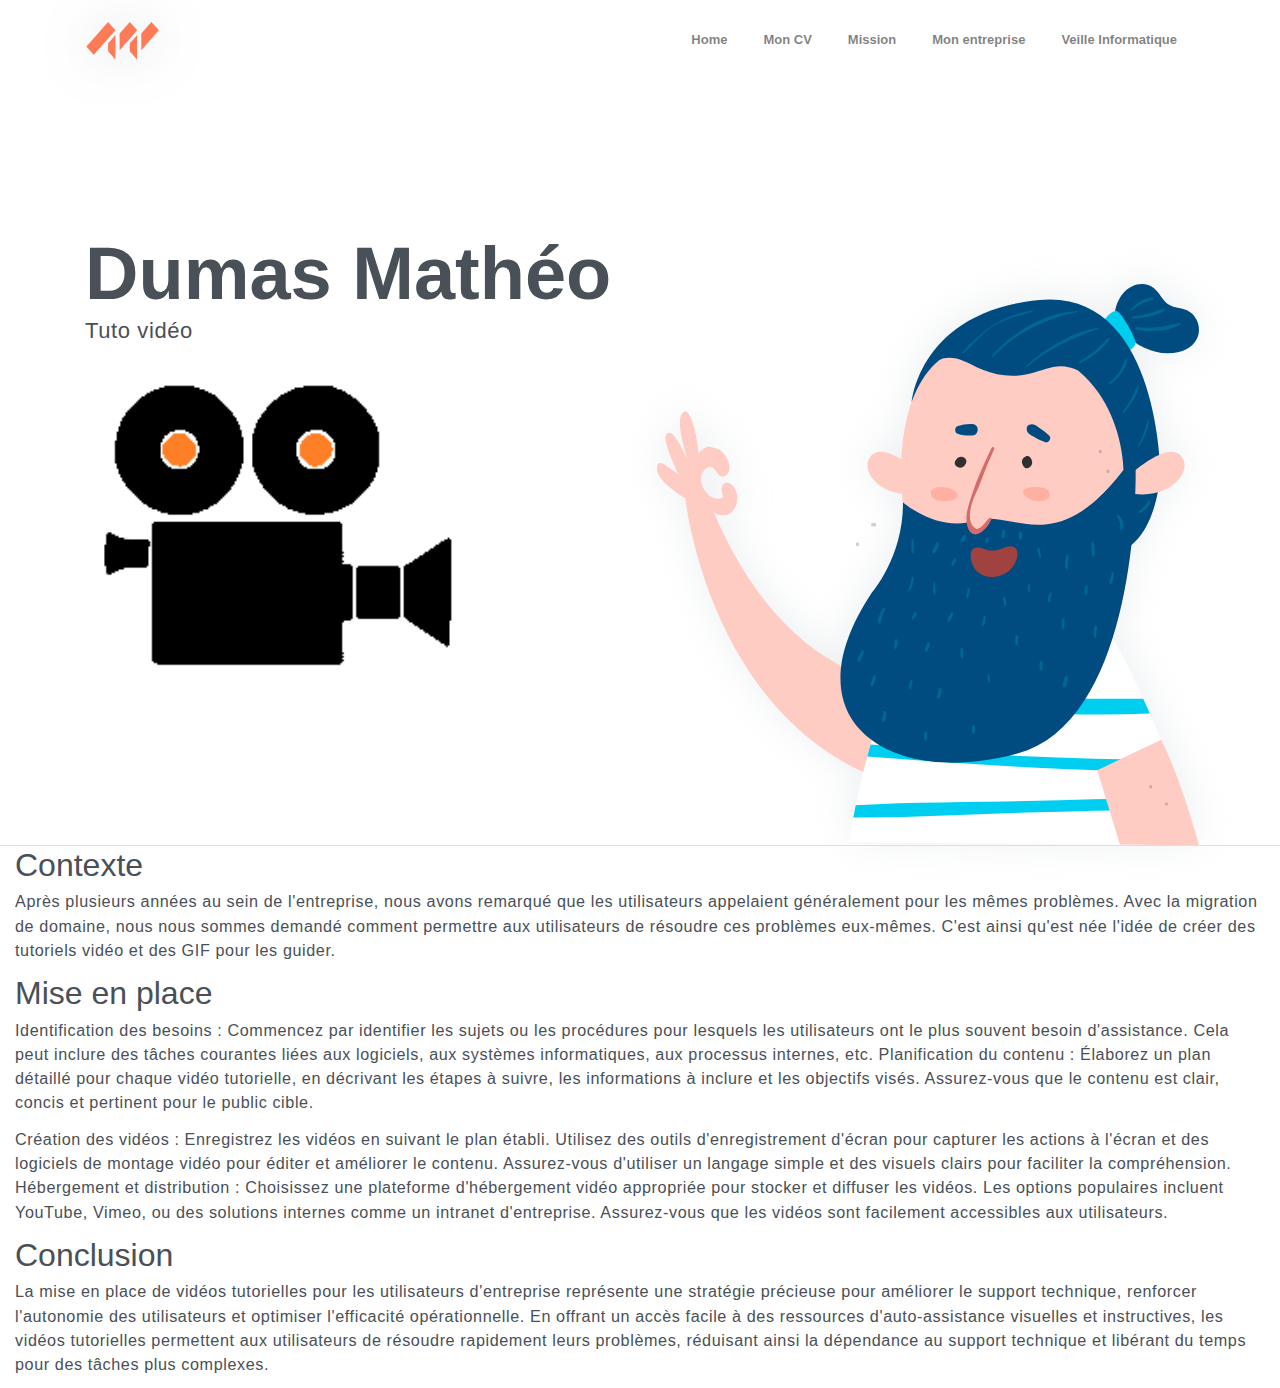
<file: tuto.html>
<!DOCTYPE html>
<html lang="en">
<head>
	<meta charset="utf-8">
    <meta name="viewport" content="width=device-width, initial-scale=1, shrink-to-fit=no">
    <meta name="description" content="Start your development with Steller landing page.">
    <meta name="author" content="Devcrud">
    <title>Portfolio Dumas Mathéo</title>
    <!-- font icons -->
    <link rel="stylesheet" href="assets/vendors/themify-icons/css/themify-icons.css">
    <!-- Bootstrap + Steller main styles -->
	<link rel="stylesheet" href="assets/css/steller.css">
</head>
<body data-spy="scroll" data-target=".navbar" data-offset="40" id="home">

    <!-- Page navigation -->
    <nav class="navbar navbar-expand-lg navbar-light fixed-top" data-spy="affix" data-offset-top="0">
      <div class="container">
          <a class="navbar-brand" href="#"><img src="assets/imgs/logo.svg" alt=""></a>
          <button class="navbar-toggler" type="button" data-toggle="collapse" data-target="#navbarSupportedContent" aria-controls="navbarSupportedContent" aria-expanded="false" aria-label="Toggle navigation">
              <span class="navbar-toggler-icon"></span>
          </button>

          <div class="collapse navbar-collapse" id="navbarSupportedContent">
              <ul class="navbar-nav ml-auto align-items-center">
                  <li class="nav-item">
                      <a class="nav-link" href="./index.html#home">Home</a>
                  </li>
                  <li class="nav-item">
                      <a class="nav-link" href="./index.html#about">Mon CV</a>
                  </li>
                  <li class="nav-item">
                      <a class="nav-link" href="./index.html#service">Mission</a>
                  </li>                   
                 
                  <li class="nav-item">
                      <a class="nav-link" href="./index.html#testmonial">Mon entreprise</a>
                  </li>
                  <li class="nav-item">
                      <a class="nav-link" href="./index.html#blog">Veille Informatique</a>
                  </li>
                  
                 
              </ul>
          </div>
      </div>          
  </nav>
  <!-- End of page navibation -->


    <!-- Page Header -->
    <header class="header" id="home">
      
        <div class="container">
            <div class="infos">
                
                <h6 class="title">Dumas Mathéo</h6>
                <p>Tuto vidéo</p>
                
                <p style="float:center"> <img src="./assets/imgs/d-1.png" alt="WatchDoc"  width="70%" height="70%"/></p>
                <div style="clear:both"></div>                           
            </div>              
            <div class="img-holder">
              <img src="assets/imgs/man.svg" alt="">
          </div>   
        </div>   
    </header>
   
        <!-- Presentation -->
    
        
          
             
           
  
            <div class="col-lg-12 col-12">
              <div class="">
                <h2>Contexte</h2>
                <p>
                  Après plusieurs années au sein de l'entreprise, nous avons remarqué que les utilisateurs appelaient généralement pour les mêmes problèmes. Avec la migration de domaine, nous nous sommes demandé comment permettre aux utilisateurs de résoudre ces problèmes eux-mêmes. C'est ainsi qu'est née l'idée de créer des tutoriels vidéo et des GIF pour les guider.
                </p>
                
              </div>
            </div>
           
            <div class="col-lg-12 col-12">
              <div class="">
                <h2>Mise en place</h2>
                <p>
                  Identification des besoins : Commencez par identifier les sujets ou les procédures pour lesquels les utilisateurs ont le plus souvent besoin d'assistance. Cela peut inclure des tâches courantes liées aux logiciels, aux systèmes informatiques, aux processus internes, etc.

                  Planification du contenu : Élaborez un plan détaillé pour chaque vidéo tutorielle, en décrivant les étapes à suivre, les informations à inclure et les objectifs visés. Assurez-vous que le contenu est clair, concis et pertinent pour le public cible.
                  
                </p>
                <p>
                  Création des vidéos : Enregistrez les vidéos en suivant le plan établi. Utilisez des outils d'enregistrement d'écran pour capturer les actions à l'écran et des logiciels de montage vidéo pour éditer et améliorer le contenu. Assurez-vous d'utiliser un langage simple et des visuels clairs pour faciliter la compréhension.

Hébergement et distribution : Choisissez une plateforme d'hébergement vidéo appropriée pour stocker et diffuser les vidéos. Les options populaires incluent YouTube, Vimeo, ou des solutions internes comme un intranet d'entreprise. Assurez-vous que les vidéos sont facilement accessibles aux utilisateurs.
                </p>
              </div>
            </div>
           
            <div class="col-lg-12 col-12">
              <div class="">
                <h2>Conclusion</h2>
                <p>
                  La mise en place de vidéos tutorielles pour les utilisateurs d'entreprise représente une stratégie précieuse pour améliorer le support technique, renforcer l'autonomie des utilisateurs et optimiser l'efficacité opérationnelle. En offrant un accès facile à des ressources d'auto-assistance visuelles et instructives, les vidéos tutorielles permettent aux utilisateurs de résoudre rapidement leurs problèmes, réduisant ainsi la dépendance au support technique et libérant du temps pour des tâches plus complexes.
                </p>
              </div>
            </div>
          
        
      

    

    
</body>
</file>
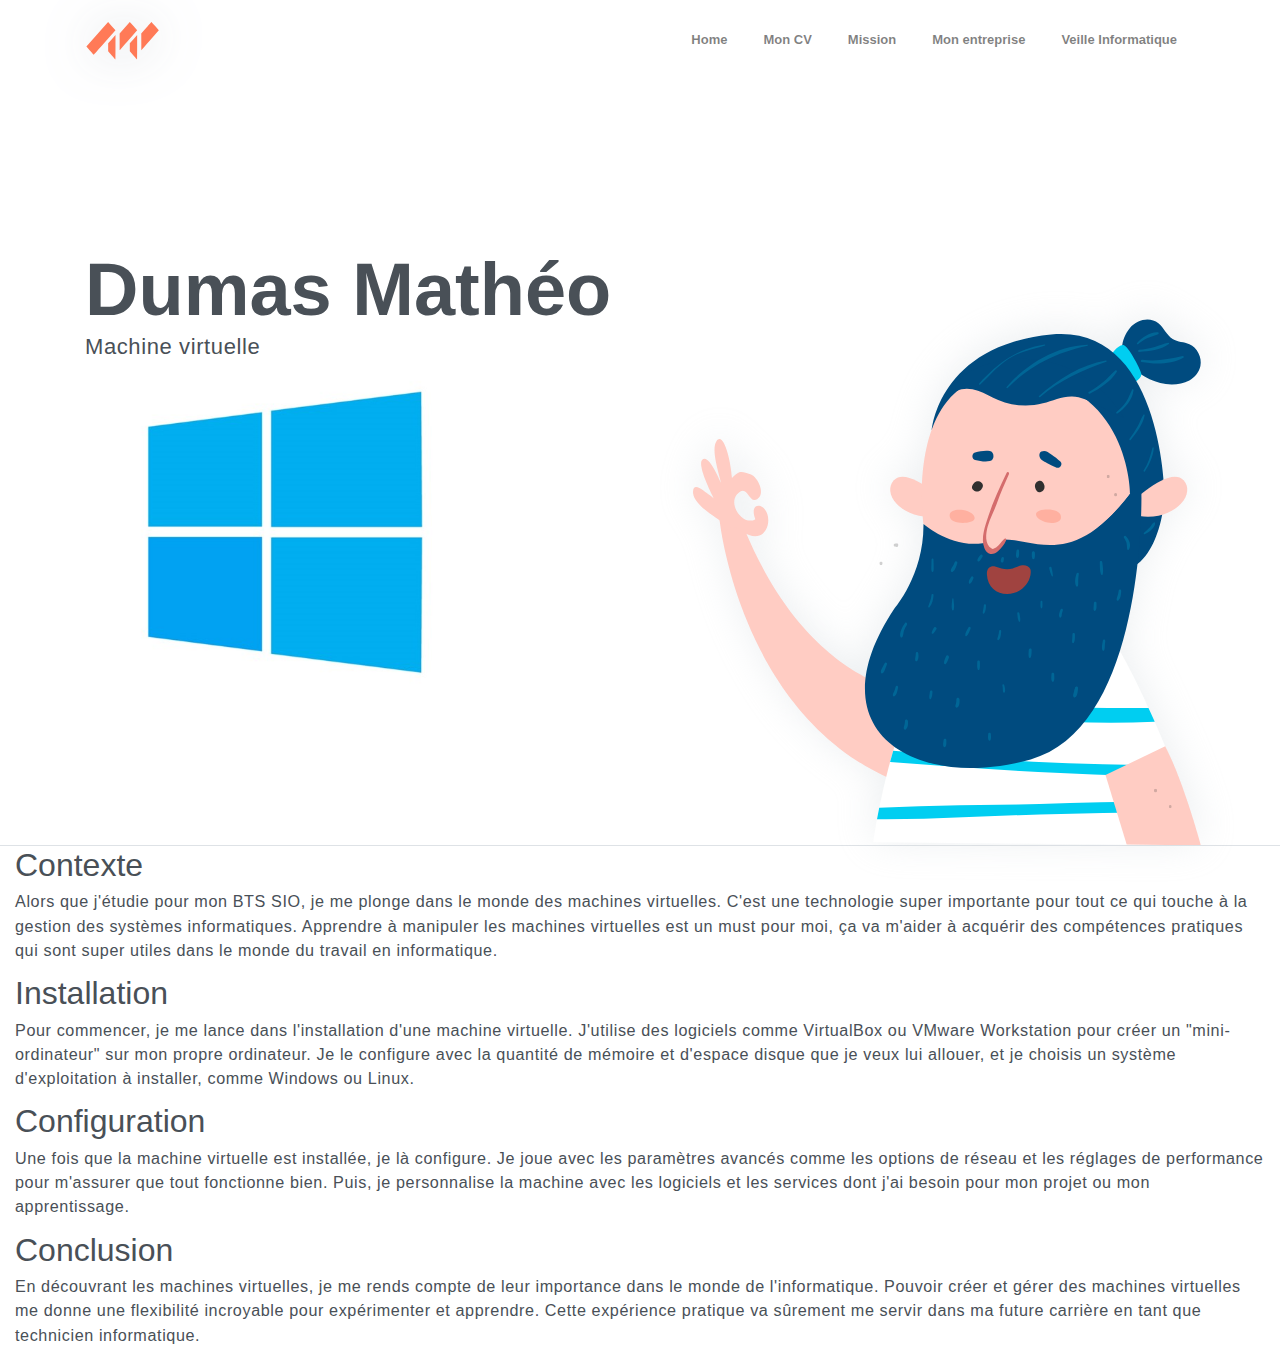
<file: virtuelle.html>
<!DOCTYPE html>
<html lang="en">
<head>
	<meta charset="utf-8">
    <meta name="viewport" content="width=device-width, initial-scale=1, shrink-to-fit=no">
    <meta name="description" content="Start your development with Steller landing page.">
    <meta name="author" content="Devcrud">
    <title>Portfolio Dumas Mathéo</title>
    <!-- font icons -->
    <link rel="stylesheet" href="assets/vendors/themify-icons/css/themify-icons.css">
    <!-- Bootstrap + Steller main styles -->
	<link rel="stylesheet" href="assets/css/steller.css">
</head>
<body data-spy="scroll" data-target=".navbar" data-offset="40" id="home">

    <!-- Page navigation -->
    <nav class="navbar navbar-expand-lg navbar-light fixed-top" data-spy="affix" data-offset-top="0">
      <div class="container">
          <a class="navbar-brand" href="#"><img src="assets/imgs/logo.svg" alt=""></a>
          <button class="navbar-toggler" type="button" data-toggle="collapse" data-target="#navbarSupportedContent" aria-controls="navbarSupportedContent" aria-expanded="false" aria-label="Toggle navigation">
              <span class="navbar-toggler-icon"></span>
          </button>

          <div class="collapse navbar-collapse" id="navbarSupportedContent">
              <ul class="navbar-nav ml-auto align-items-center">
                  <li class="nav-item">
                      <a class="nav-link" href="./index.html#home">Home</a>
                  </li>
                  <li class="nav-item">
                      <a class="nav-link" href="./index.html#about">Mon CV</a>
                  </li>
                  <li class="nav-item">
                      <a class="nav-link" href="./index.html#service">Mission</a>
                  </li>                   
                 
                  <li class="nav-item">
                      <a class="nav-link" href="./index.html#testmonial">Mon entreprise</a>
                  </li>
                  <li class="nav-item">
                      <a class="nav-link" href="./index.html#blog">Veille Informatique</a>
                  </li>
                  
                 
              </ul>
          </div>
      </div>          
  </nav>
  <!-- End of page navibation -->


    <!-- Page Header -->
    <header class="header" id="home">
      
        <div class="container">
            <div class="infos">
                
                <h6 class="title">Dumas Mathéo</h6>
                <p>Machine virtuelle</p>
                
                <p style="float:center"> <img src="./assets/imgs/virtuelle.jpg" alt="WatchDoc"  width="70%" height="70%"/></p>
                <div style="clear:both"></div>                           
            </div>              
            <div class="img-holder">
              <img src="assets/imgs/man.svg" alt="">
          </div>   
        </div>   
    </header>
   
        <!-- Presentation -->
    
        
          
             
           
  
            <div class="col-lg-12 col-12">
              <div class="">
                <h2>Contexte</h2>
                <p>
                  Alors que j'étudie pour mon BTS SIO, je me plonge dans le monde des machines virtuelles. C'est une technologie super importante pour tout ce qui touche à la gestion des systèmes informatiques. Apprendre à manipuler les machines virtuelles est un must pour moi, ça va m'aider à acquérir des compétences pratiques qui sont super utiles dans le monde du travail en informatique. 
                </p>
                
              </div>
            </div>
            
            <div class="col-lg-12 col-12">
              <div class="">
                <h2>Installation</h2>
                <p>
                  Pour commencer, je me lance dans l'installation d'une machine virtuelle. J'utilise des logiciels comme VirtualBox ou VMware Workstation pour créer un "mini-ordinateur" sur mon propre ordinateur. Je le configure avec la quantité de mémoire et d'espace disque que je veux lui allouer, et je choisis un système d'exploitation à installer, comme Windows ou Linux.
                </p>
                
              </div>
            </div>
            <div class="col-lg-12 col-12">
              <div class="">
                <h2>Configuration</h2>
                <p>
                  Une fois que la machine virtuelle est installée, je là configure. Je joue avec les paramètres avancés comme les options de réseau et les réglages de performance pour m'assurer que tout fonctionne bien. Puis, je personnalise la machine avec les logiciels et les services dont j'ai besoin pour mon projet ou mon apprentissage.
                </p>
                
              </div>
            </div>
            <div class="col-lg-12 col-12">
              <div class="">
                <h2>Conclusion</h2>
                <p>
                  En découvrant les machines virtuelles, je me rends compte de leur importance dans le monde de l'informatique. Pouvoir créer et gérer des machines virtuelles me donne une flexibilité incroyable pour expérimenter et apprendre. Cette expérience pratique va sûrement me servir dans ma future carrière en tant que technicien informatique.
                </p>
              </div>
            </div>
          
        
      

    

    
</body>
</file>
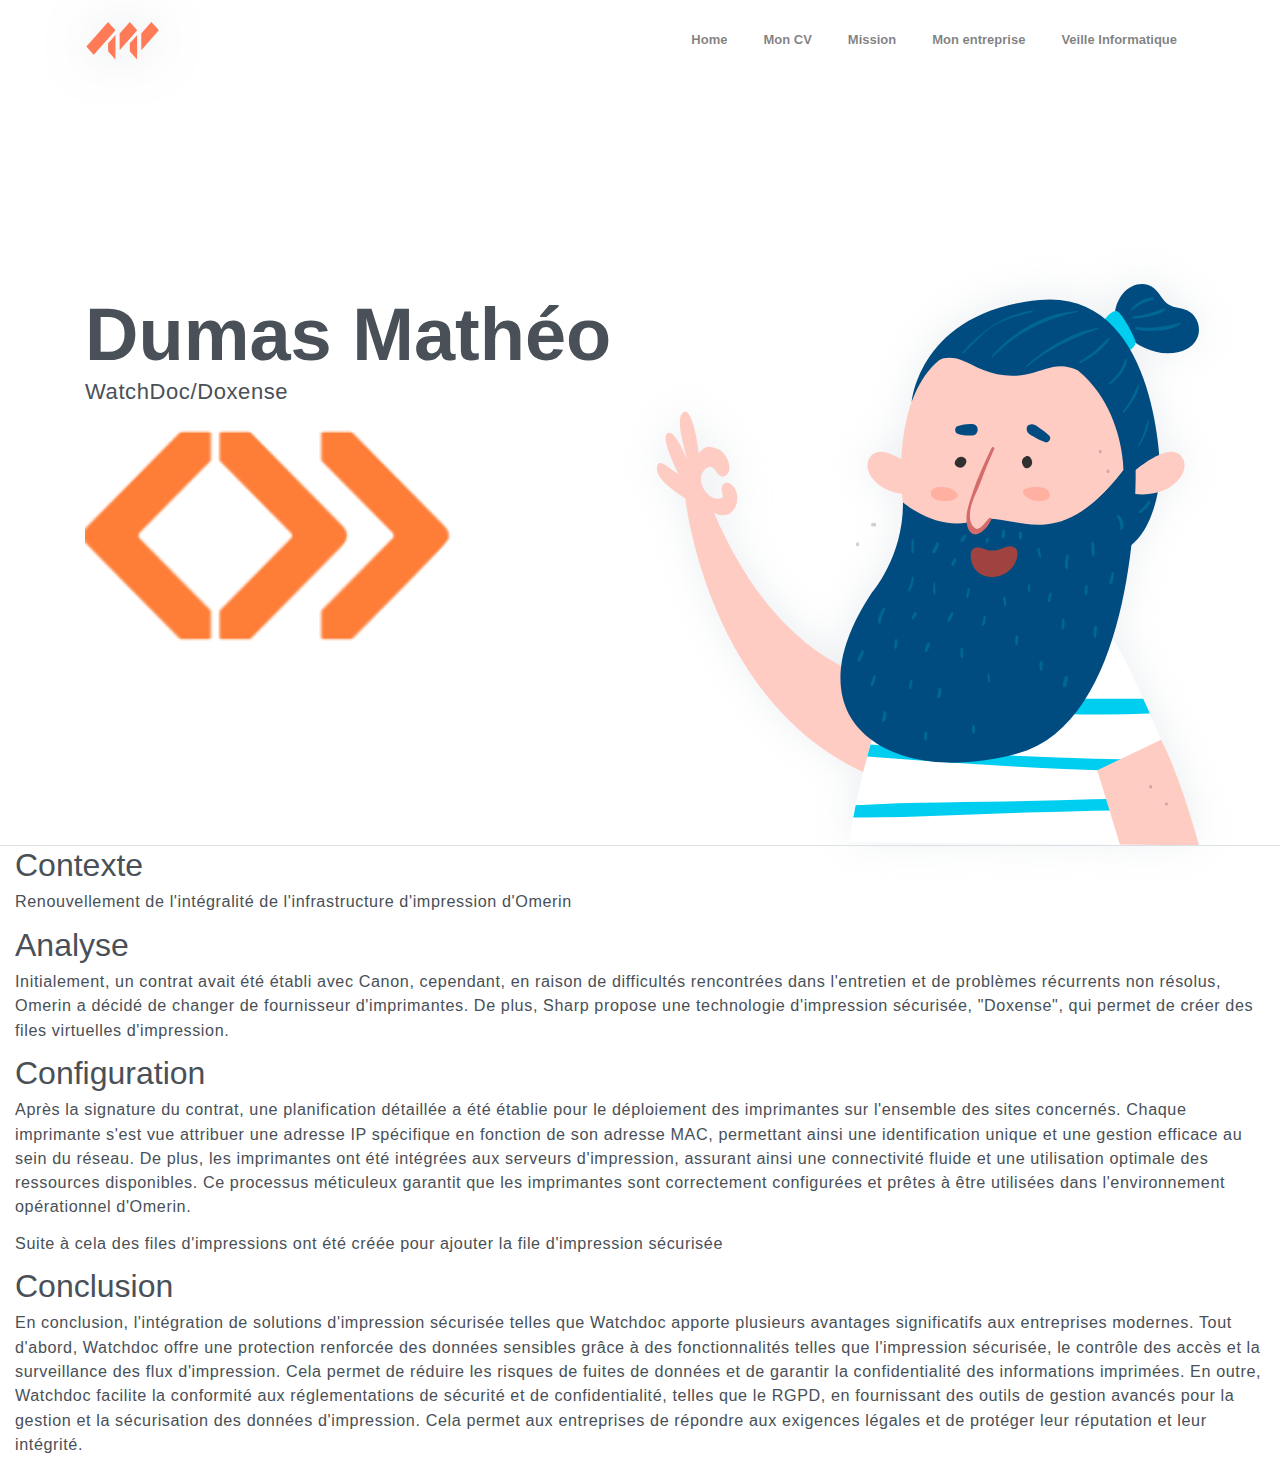
<file: watchdoc.html>
<!DOCTYPE html>
<html lang="en">
<head>
	<meta charset="utf-8">
    <meta name="viewport" content="width=device-width, initial-scale=1, shrink-to-fit=no">
    <meta name="description" content="Start your development with Steller landing page.">
    <meta name="author" content="Devcrud">
    <title>Portfolio Dumas Mathéo</title>
    <!-- font icons -->
    <link rel="stylesheet" href="assets/vendors/themify-icons/css/themify-icons.css">
    <!-- Bootstrap + Steller main styles -->
	<link rel="stylesheet" href="assets/css/steller.css">
</head>
<body data-spy="scroll" data-target=".navbar" data-offset="40" id="home">

    <!-- Page navigation -->
    <nav class="navbar navbar-expand-lg navbar-light fixed-top" data-spy="affix" data-offset-top="0">
        <div class="container">
            <a class="navbar-brand" href="#"><img src="assets/imgs/logo.svg" alt=""></a>
            <button class="navbar-toggler" type="button" data-toggle="collapse" data-target="#navbarSupportedContent" aria-controls="navbarSupportedContent" aria-expanded="false" aria-label="Toggle navigation">
                <span class="navbar-toggler-icon"></span>
            </button>

            <div class="collapse navbar-collapse" id="navbarSupportedContent">
                <ul class="navbar-nav ml-auto align-items-center">
                    <li class="nav-item">
                        <a class="nav-link" href="./index.html#home">Home</a>
                    </li>
                    <li class="nav-item">
                        <a class="nav-link" href="./index.html#about">Mon CV</a>
                    </li>
                    <li class="nav-item">
                      <a class="nav-link" href="./index.html#service">Mission</a>
                  </li>                   
                 
                  <li class="nav-item">
                      <a class="nav-link" href="./index.html#testmonial">Mon entreprise</a>
                  </li>
                    <li class="nav-item">
                        <a class="nav-link" href="./index.html#blog">Veille Informatique</a>
                    </li>
                    
                   
                </ul>
            </div>
        </div>          
    </nav>
    <!-- End of page navibation -->

    <!-- Page Header -->
    <header class="header" id="home">
      
        <div class="container">
            <div class="infos">
                
                <h6 class="title">Dumas Mathéo</h6>
                <p>WatchDoc/Doxense</p>
                
                <p style="float:center"> <img src="./assets/imgs/d-5.png" alt="WatchDoc"  width="70%" height="70%"/></p>
                <div style="clear:both"></div>                           
            </div>              
            <div class="img-holder">
              <img src="assets/imgs/man.svg" alt="">
          </div>   
        </div>   
    </header>
   
        <!-- Presentation -->
    
        
          
             
           
  
            <div class="col-lg-12 col-12">
              <div class="">
                <h2>Contexte</h2>
                <p>
                  
                  Renouvellement de l'intégralité de l'infrastructure d'impression d'Omerin
                </p>
               
              </div>
            </div>
            <div class="col-lg-12 col-12">
              <div class="">
                <h2>Analyse</h2>
                <p>
                  
Initialement, un contrat avait été établi avec Canon, cependant, en raison de difficultés rencontrées dans l'entretien et de problèmes récurrents
non résolus, Omerin a décidé de changer de fournisseur d'imprimantes. De plus, Sharp propose une technologie d'impression sécurisée, "Doxense", qui permet de créer des files virtuelles d'impression.
                </p>
              </div>
            </div>
            <div class="col-lg-12 col-12">
              <div class="">
                <h2>Configuration</h2>
                <p>
                  Après la signature du contrat, une planification détaillée a été établie pour le déploiement des imprimantes sur l'ensemble 
                  des sites concernés. Chaque imprimante s'est vue attribuer une adresse IP spécifique en fonction de son adresse MAC, permettant 
                  ainsi une identification unique et une gestion efficace au sein du réseau. De plus, les imprimantes ont été intégrées aux serveurs
                   d'impression, assurant ainsi une connectivité fluide et une utilisation optimale des ressources disponibles. 
                   Ce processus méticuleux garantit que les imprimantes sont correctement configurées et prêtes à être utilisées dans l'environnement
                    opérationnel d'Omerin. 
                </p>
                <p>
                  Suite à cela des files d'impressions ont été créée pour ajouter la file d'impression sécurisée 
                </p>
              </div>
            </div>
            
            <div class="col-lg-12 col-12">
              <div class="">
                <h2>Conclusion</h2>
                <p>
                  En conclusion, l'intégration de solutions d'impression sécurisée telles que Watchdoc apporte plusieurs avantages significatifs aux entreprises modernes. Tout d'abord, Watchdoc offre une protection renforcée des données sensibles grâce à des fonctionnalités telles que l'impression sécurisée, le contrôle des accès et la surveillance des flux d'impression. Cela permet de réduire les risques de fuites de données et de garantir la confidentialité des informations imprimées.

En outre, Watchdoc facilite la conformité aux réglementations de sécurité et de confidentialité, telles que le RGPD, en fournissant des outils de gestion avancés pour la gestion et la sécurisation des données d'impression. Cela permet aux entreprises de répondre aux exigences légales et de protéger leur réputation et leur intégrité.
                </p>
              </div>
            </div>
</file>
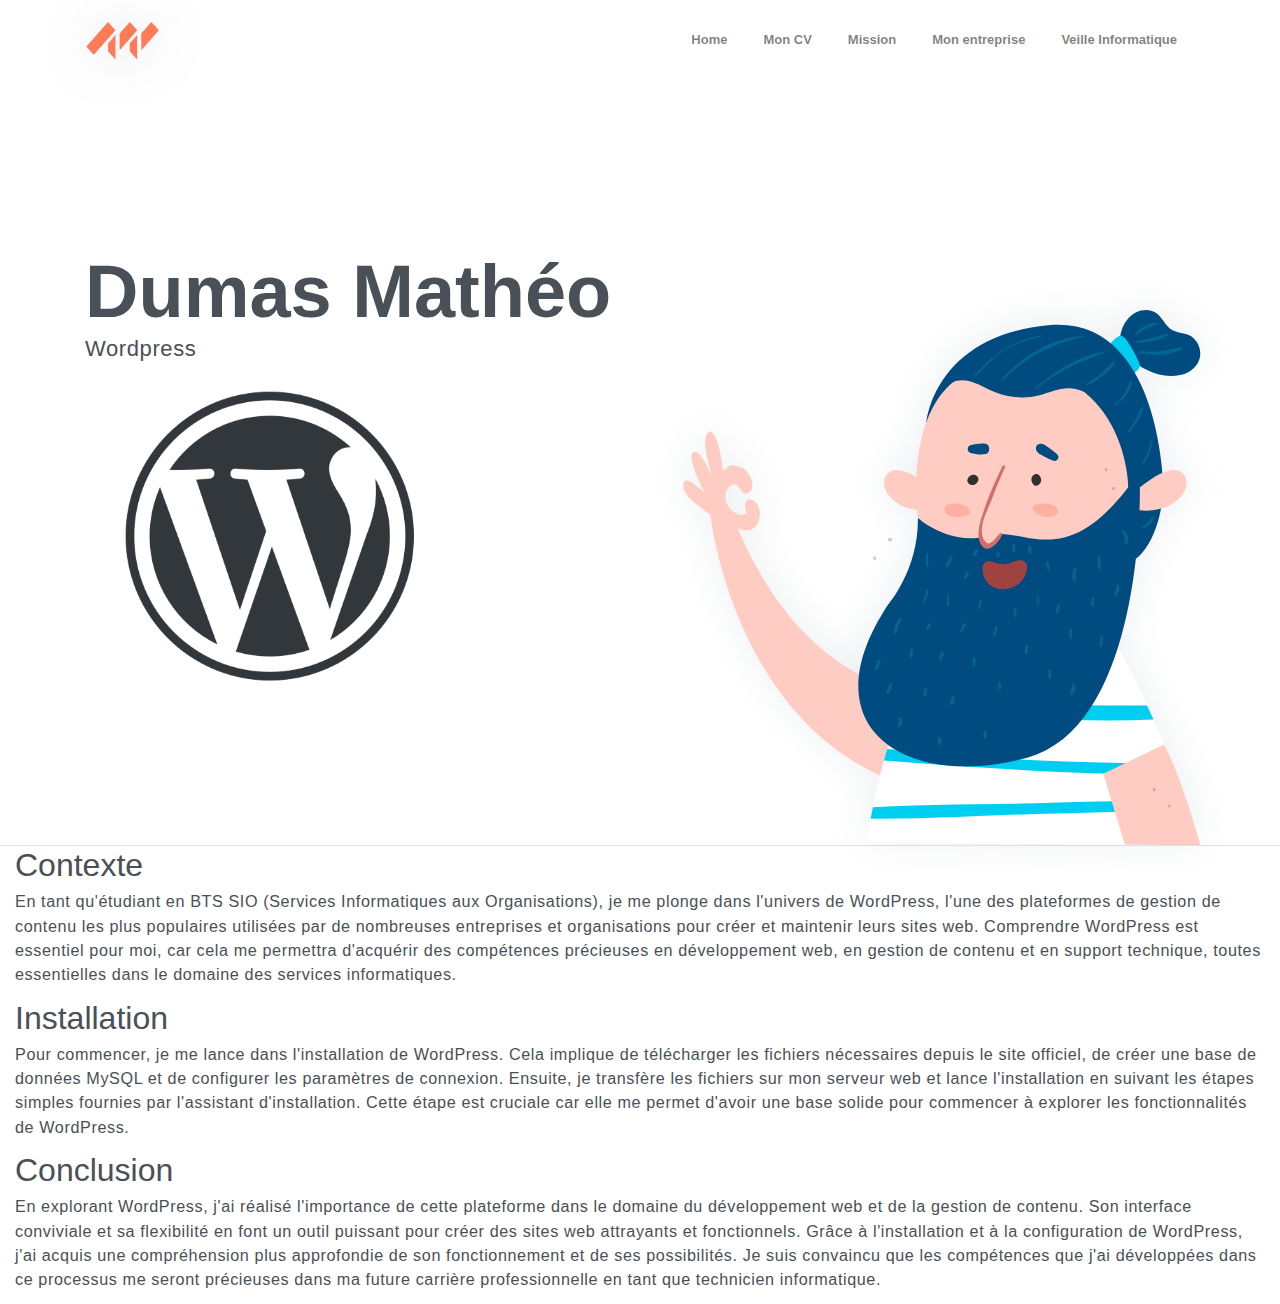
<file: wordpress.html>
<!DOCTYPE html>
<html lang="en">
<head>
	<meta charset="utf-8">
    <meta name="viewport" content="width=device-width, initial-scale=1, shrink-to-fit=no">
    <meta name="description" content="Start your development with Steller landing page.">
    <meta name="author" content="Devcrud">
    <title>Portfolio Dumas Mathéo</title>
    <!-- font icons -->
    <link rel="stylesheet" href="assets/vendors/themify-icons/css/themify-icons.css">
    <!-- Bootstrap + Steller main styles -->
	<link rel="stylesheet" href="assets/css/steller.css">
</head>
<body data-spy="scroll" data-target=".navbar" data-offset="40" id="home">

   <!-- Page navigation -->
   <nav class="navbar navbar-expand-lg navbar-light fixed-top" data-spy="affix" data-offset-top="0">
    <div class="container">
        <a class="navbar-brand" href="#"><img src="assets/imgs/logo.svg" alt=""></a>
        <button class="navbar-toggler" type="button" data-toggle="collapse" data-target="#navbarSupportedContent" aria-controls="navbarSupportedContent" aria-expanded="false" aria-label="Toggle navigation">
            <span class="navbar-toggler-icon"></span>
        </button>

        <div class="collapse navbar-collapse" id="navbarSupportedContent">
            <ul class="navbar-nav ml-auto align-items-center">
                <li class="nav-item">
                    <a class="nav-link" href="./index.html#home">Home</a>
                </li>
                <li class="nav-item">
                    <a class="nav-link" href="./index.html#about">Mon CV</a>
                </li>
                <li class="nav-item">
                    <a class="nav-link" href="./index.html#service">Mission</a>
                </li>                   
               
                <li class="nav-item">
                    <a class="nav-link" href="./index.html#testmonial">Mon entreprise</a>
                </li>
                <li class="nav-item">
                    <a class="nav-link" href="./index.html#blog">Veille Informatique</a>
                </li>
                
               
            </ul>
        </div>
    </div>          
</nav>
<!-- End of page navibation -->


    <!-- Page Header -->
    <header class="header" id="home">
      
        <div class="container">
            <div class="infos">
                
                <h6 class="title">Dumas Mathéo</h6>
                <p>Wordpress</p>
                
                <p style="float:center"> <img src="./assets/imgs/wordpress.png" alt="WatchDoc"  width="70%" height="70%"/></p>
                <div style="clear:both"></div>                           
            </div>              
            <div class="img-holder">
              <img src="assets/imgs/man.svg" alt="">
          </div>   
        </div>   
    </header>
   
        <!-- Presentation -->
    
        
          
             
           
  
            <div class="col-lg-12 col-12">
              <div class="">
                <h2>Contexte</h2>
                <p>
                  En tant qu'étudiant en BTS SIO (Services Informatiques aux Organisations), je me plonge dans l'univers de WordPress, l'une des plateformes de gestion de contenu les plus populaires utilisées par de nombreuses entreprises et organisations pour créer et maintenir leurs sites web. Comprendre WordPress est essentiel pour moi, car cela me permettra d'acquérir des compétences précieuses en développement web, en gestion de contenu et en support technique, toutes essentielles dans le domaine des services informatiques. 
                </p>
                
              </div>
            </div>
            
            
            <div class="col-lg-12 col-12">
              <div class="">
                <h2>Installation</h2>
                <p>
                  Pour commencer, je me lance dans l'installation de WordPress. Cela implique de télécharger les fichiers nécessaires depuis le site officiel, de créer une base de données MySQL et de configurer les paramètres de connexion. Ensuite, je transfère les fichiers sur mon serveur web et lance l'installation en suivant les étapes simples fournies par l'assistant d'installation. Cette étape est cruciale car elle me permet d'avoir une base solide pour commencer à explorer les fonctionnalités de WordPress.
                </p>
                
              </div>
            </div>
            <div class="col-lg-12 col-12">
              <div class="">
                <h2>Conclusion</h2>
                <p>
                  En explorant WordPress, j'ai réalisé l'importance de cette plateforme dans le domaine du développement web et de la gestion de contenu. Son interface conviviale et sa flexibilité en font un outil puissant pour créer des sites web attrayants et fonctionnels. Grâce à l'installation et à la configuration de WordPress, j'ai acquis une compréhension plus approfondie de son fonctionnement et de ses possibilités. Je suis convaincu que les compétences que j'ai développées dans ce processus me seront précieuses dans ma future carrière professionnelle en tant que technicien informatique.
                </p>
              </div>
            </div>
          
        
      

    

    
</body>
</file>
<file: assets/vendors/themify-icons/css/themify-icons.css>
@font-face {
	font-family: 'themify';
	src:url("../fonts/themify.eot?-fvbane");
	src:url("../fonts/themify.eot?#iefix-fvbane") format("embedded-opentype"),
		url("../fonts/themify.woff?-fvbane") format("woff"),
		url("../fonts/themify.ttf?-fvbane") format("truetype"),
		url("../fonts/themify.svg?-fvbane#themify") format("svg");
	font-weight: normal;
	font-style: normal;
}

[class^="ti-"], [class*=" ti-"] {
	font-family: 'themify';
	speak: none;
	font-style: normal;
	font-weight: normal;
	font-variant: normal;
	text-transform: none;
	line-height: 1;

	/* Better Font Rendering =========== */
	-webkit-font-smoothing: antialiased;
	-moz-osx-font-smoothing: grayscale;
}

.ti-wand:before {
	content: "\e600";
}
.ti-volume:before {
	content: "\e601";
}
.ti-user:before {
	content: "\e602";
}
.ti-unlock:before {
	content: "\e603";
}
.ti-unlink:before {
	content: "\e604";
}
.ti-trash:before {
	content: "\e605";
}
.ti-thought:before {
	content: "\e606";
}
.ti-target:before {
	content: "\e607";
}
.ti-tag:before {
	content: "\e608";
}
.ti-tablet:before {
	content: "\e609";
}
.ti-star:before {
	content: "\e60a";
}
.ti-spray:before {
	content: "\e60b";
}
.ti-signal:before {
	content: "\e60c";
}
.ti-shopping-cart:before {
	content: "\e60d";
}
.ti-shopping-cart-full:before {
	content: "\e60e";
}
.ti-settings:before {
	content: "\e60f";
}
.ti-search:before {
	content: "\e610";
}
.ti-zoom-in:before {
	content: "\e611";
}
.ti-zoom-out:before {
	content: "\e612";
}
.ti-cut:before {
	content: "\e613";
}
.ti-ruler:before {
	content: "\e614";
}
.ti-ruler-pencil:before {
	content: "\e615";
}
.ti-ruler-alt:before {
	content: "\e616";
}
.ti-bookmark:before {
	content: "\e617";
}
.ti-bookmark-alt:before {
	content: "\e618";
}
.ti-reload:before {
	content: "\e619";
}
.ti-plus:before {
	content: "\e61a";
}
.ti-pin:before {
	content: "\e61b";
}
.ti-pencil:before {
	content: "\e61c";
}
.ti-pencil-alt:before {
	content: "\e61d";
}
.ti-paint-roller:before {
	content: "\e61e";
}
.ti-paint-bucket:before {
	content: "\e61f";
}
.ti-na:before {
	content: "\e620";
}
.ti-mobile:before {
	content: "\e621";
}
.ti-minus:before {
	content: "\e622";
}
.ti-medall:before {
	content: "\e623";
}
.ti-medall-alt:before {
	content: "\e624";
}
.ti-marker:before {
	content: "\e625";
}
.ti-marker-alt:before {
	content: "\e626";
}
.ti-arrow-up:before {
	content: "\e627";
}
.ti-arrow-right:before {
	content: "\e628";
}
.ti-arrow-left:before {
	content: "\e629";
}
.ti-arrow-down:before {
	content: "\e62a";
}
.ti-lock:before {
	content: "\e62b";
}
.ti-location-arrow:before {
	content: "\e62c";
}
.ti-link:before {
	content: "\e62d";
}
.ti-layout:before {
	content: "\e62e";
}
.ti-layers:before {
	content: "\e62f";
}
.ti-layers-alt:before {
	content: "\e630";
}
.ti-key:before {
	content: "\e631";
}
.ti-import:before {
	content: "\e632";
}
.ti-image:before {
	content: "\e633";
}
.ti-heart:before {
	content: "\e634";
}
.ti-heart-broken:before {
	content: "\e635";
}
.ti-hand-stop:before {
	content: "\e636";
}
.ti-hand-open:before {
	content: "\e637";
}
.ti-hand-drag:before {
	content: "\e638";
}
.ti-folder:before {
	content: "\e639";
}
.ti-flag:before {
	content: "\e63a";
}
.ti-flag-alt:before {
	content: "\e63b";
}
.ti-flag-alt-2:before {
	content: "\e63c";
}
.ti-eye:before {
	content: "\e63d";
}
.ti-export:before {
	content: "\e63e";
}
.ti-exchange-vertical:before {
	content: "\e63f";
}
.ti-desktop:before {
	content: "\e640";
}
.ti-cup:before {
	content: "\e641";
}
.ti-crown:before {
	content: "\e642";
}
.ti-comments:before {
	content: "\e643";
}
.ti-comment:before {
	content: "\e644";
}
.ti-comment-alt:before {
	content: "\e645";
}
.ti-close:before {
	content: "\e646";
}
.ti-clip:before {
	content: "\e647";
}
.ti-angle-up:before {
	content: "\e648";
}
.ti-angle-right:before {
	content: "\e649";
}
.ti-angle-left:before {
	content: "\e64a";
}
.ti-angle-down:before {
	content: "\e64b";
}
.ti-check:before {
	content: "\e64c";
}
.ti-check-box:before {
	content: "\e64d";
}
.ti-camera:before {
	content: "\e64e";
}
.ti-announcement:before {
	content: "\e64f";
}
.ti-brush:before {
	content: "\e650";
}
.ti-briefcase:before {
	content: "\e651";
}
.ti-bolt:before {
	content: "\e652";
}
.ti-bolt-alt:before {
	content: "\e653";
}
.ti-blackboard:before {
	content: "\e654";
}
.ti-bag:before {
	content: "\e655";
}
.ti-move:before {
	content: "\e656";
}
.ti-arrows-vertical:before {
	content: "\e657";
}
.ti-arrows-horizontal:before {
	content: "\e658";
}
.ti-fullscreen:before {
	content: "\e659";
}
.ti-arrow-top-right:before {
	content: "\e65a";
}
.ti-arrow-top-left:before {
	content: "\e65b";
}
.ti-arrow-circle-up:before {
	content: "\e65c";
}
.ti-arrow-circle-right:before {
	content: "\e65d";
}
.ti-arrow-circle-left:before {
	content: "\e65e";
}
.ti-arrow-circle-down:before {
	content: "\e65f";
}
.ti-angle-double-up:before {
	content: "\e660";
}
.ti-angle-double-right:before {
	content: "\e661";
}
.ti-angle-double-left:before {
	content: "\e662";
}
.ti-angle-double-down:before {
	content: "\e663";
}
.ti-zip:before {
	content: "\e664";
}
.ti-world:before {
	content: "\e665";
}
.ti-wheelchair:before {
	content: "\e666";
}
.ti-view-list:before {
	content: "\e667";
}
.ti-view-list-alt:before {
	content: "\e668";
}
.ti-view-grid:before {
	content: "\e669";
}
.ti-uppercase:before {
	content: "\e66a";
}
.ti-upload:before {
	content: "\e66b";
}
.ti-underline:before {
	content: "\e66c";
}
.ti-truck:before {
	content: "\e66d";
}
.ti-timer:before {
	content: "\e66e";
}
.ti-ticket:before {
	content: "\e66f";
}
.ti-thumb-up:before {
	content: "\e670";
}
.ti-thumb-down:before {
	content: "\e671";
}
.ti-text:before {
	content: "\e672";
}
.ti-stats-up:before {
	content: "\e673";
}
.ti-stats-down:before {
	content: "\e674";
}
.ti-split-v:before {
	content: "\e675";
}
.ti-split-h:before {
	content: "\e676";
}
.ti-smallcap:before {
	content: "\e677";
}
.ti-shine:before {
	content: "\e678";
}
.ti-shift-right:before {
	content: "\e679";
}
.ti-shift-left:before {
	content: "\e67a";
}
.ti-shield:before {
	content: "\e67b";
}
.ti-notepad:before {
	content: "\e67c";
}
.ti-server:before {
	content: "\e67d";
}
.ti-quote-right:before {
	content: "\e67e";
}
.ti-quote-left:before {
	content: "\e67f";
}
.ti-pulse:before {
	content: "\e680";
}
.ti-printer:before {
	content: "\e681";
}
.ti-power-off:before {
	content: "\e682";
}
.ti-plug:before {
	content: "\e683";
}
.ti-pie-chart:before {
	content: "\e684";
}
.ti-paragraph:before {
	content: "\e685";
}
.ti-panel:before {
	content: "\e686";
}
.ti-package:before {
	content: "\e687";
}
.ti-music:before {
	content: "\e688";
}
.ti-music-alt:before {
	content: "\e689";
}
.ti-mouse:before {
	content: "\e68a";
}
.ti-mouse-alt:before {
	content: "\e68b";
}
.ti-money:before {
	content: "\e68c";
}
.ti-microphone:before {
	content: "\e68d";
}
.ti-menu:before {
	content: "\e68e";
}
.ti-menu-alt:before {
	content: "\e68f";
}
.ti-map:before {
	content: "\e690";
}
.ti-map-alt:before {
	content: "\e691";
}
.ti-loop:before {
	content: "\e692";
}
.ti-location-pin:before {
	content: "\e693";
}
.ti-list:before {
	content: "\e694";
}
.ti-light-bulb:before {
	content: "\e695";
}
.ti-Italic:before {
	content: "\e696";
}
.ti-info:before {
	content: "\e697";
}
.ti-infinite:before {
	content: "\e698";
}
.ti-id-badge:before {
	content: "\e699";
}
.ti-hummer:before {
	content: "\e69a";
}
.ti-home:before {
	content: "\e69b";
}
.ti-help:before {
	content: "\e69c";
}
.ti-headphone:before {
	content: "\e69d";
}
.ti-harddrives:before {
	content: "\e69e";
}
.ti-harddrive:before {
	content: "\e69f";
}
.ti-gift:before {
	content: "\e6a0";
}
.ti-game:before {
	content: "\e6a1";
}
.ti-filter:before {
	content: "\e6a2";
}
.ti-files:before {
	content: "\e6a3";
}
.ti-file:before {
	content: "\e6a4";
}
.ti-eraser:before {
	content: "\e6a5";
}
.ti-envelope:before {
	content: "\e6a6";
}
.ti-download:before {
	content: "\e6a7";
}
.ti-direction:before {
	content: "\e6a8";
}
.ti-direction-alt:before {
	content: "\e6a9";
}
.ti-dashboard:before {
	content: "\e6aa";
}
.ti-control-stop:before {
	content: "\e6ab";
}
.ti-control-shuffle:before {
	content: "\e6ac";
}
.ti-control-play:before {
	content: "\e6ad";
}
.ti-control-pause:before {
	content: "\e6ae";
}
.ti-control-forward:before {
	content: "\e6af";
}
.ti-control-backward:before {
	content: "\e6b0";
}
.ti-cloud:before {
	content: "\e6b1";
}
.ti-cloud-up:before {
	content: "\e6b2";
}
.ti-cloud-down:before {
	content: "\e6b3";
}
.ti-clipboard:before {
	content: "\e6b4";
}
.ti-car:before {
	content: "\e6b5";
}
.ti-calendar:before {
	content: "\e6b6";
}
.ti-book:before {
	content: "\e6b7";
}
.ti-bell:before {
	content: "\e6b8";
}
.ti-basketball:before {
	content: "\e6b9";
}
.ti-bar-chart:before {
	content: "\e6ba";
}
.ti-bar-chart-alt:before {
	content: "\e6bb";
}
.ti-back-right:before {
	content: "\e6bc";
}
.ti-back-left:before {
	content: "\e6bd";
}
.ti-arrows-corner:before {
	content: "\e6be";
}
.ti-archive:before {
	content: "\e6bf";
}
.ti-anchor:before {
	content: "\e6c0";
}
.ti-align-right:before {
	content: "\e6c1";
}
.ti-align-left:before {
	content: "\e6c2";
}
.ti-align-justify:before {
	content: "\e6c3";
}
.ti-align-center:before {
	content: "\e6c4";
}
.ti-alert:before {
	content: "\e6c5";
}
.ti-alarm-clock:before {
	content: "\e6c6";
}
.ti-agenda:before {
	content: "\e6c7";
}
.ti-write:before {
	content: "\e6c8";
}
.ti-window:before {
	content: "\e6c9";
}
.ti-widgetized:before {
	content: "\e6ca";
}
.ti-widget:before {
	content: "\e6cb";
}
.ti-widget-alt:before {
	content: "\e6cc";
}
.ti-wallet:before {
	content: "\e6cd";
}
.ti-video-clapper:before {
	content: "\e6ce";
}
.ti-video-camera:before {
	content: "\e6cf";
}
.ti-vector:before {
	content: "\e6d0";
}
.ti-themify-logo:before {
	content: "\e6d1";
}
.ti-themify-favicon:before {
	content: "\e6d2";
}
.ti-themify-favicon-alt:before {
	content: "\e6d3";
}
.ti-support:before {
	content: "\e6d4";
}
.ti-stamp:before {
	content: "\e6d5";
}
.ti-split-v-alt:before {
	content: "\e6d6";
}
.ti-slice:before {
	content: "\e6d7";
}
.ti-shortcode:before {
	content: "\e6d8";
}
.ti-shift-right-alt:before {
	content: "\e6d9";
}
.ti-shift-left-alt:before {
	content: "\e6da";
}
.ti-ruler-alt-2:before {
	content: "\e6db";
}
.ti-receipt:before {
	content: "\e6dc";
}
.ti-pin2:before {
	content: "\e6dd";
}
.ti-pin-alt:before {
	content: "\e6de";
}
.ti-pencil-alt2:before {
	content: "\e6df";
}
.ti-palette:before {
	content: "\e6e0";
}
.ti-more:before {
	content: "\e6e1";
}
.ti-more-alt:before {
	content: "\e6e2";
}
.ti-microphone-alt:before {
	content: "\e6e3";
}
.ti-magnet:before {
	content: "\e6e4";
}
.ti-line-double:before {
	content: "\e6e5";
}
.ti-line-dotted:before {
	content: "\e6e6";
}
.ti-line-dashed:before {
	content: "\e6e7";
}
.ti-layout-width-full:before {
	content: "\e6e8";
}
.ti-layout-width-default:before {
	content: "\e6e9";
}
.ti-layout-width-default-alt:before {
	content: "\e6ea";
}
.ti-layout-tab:before {
	content: "\e6eb";
}
.ti-layout-tab-window:before {
	content: "\e6ec";
}
.ti-layout-tab-v:before {
	content: "\e6ed";
}
.ti-layout-tab-min:before {
	content: "\e6ee";
}
.ti-layout-slider:before {
	content: "\e6ef";
}
.ti-layout-slider-alt:before {
	content: "\e6f0";
}
.ti-layout-sidebar-right:before {
	content: "\e6f1";
}
.ti-layout-sidebar-none:before {
	content: "\e6f2";
}
.ti-layout-sidebar-left:before {
	content: "\e6f3";
}
.ti-layout-placeholder:before {
	content: "\e6f4";
}
.ti-layout-menu:before {
	content: "\e6f5";
}
.ti-layout-menu-v:before {
	content: "\e6f6";
}
.ti-layout-menu-separated:before {
	content: "\e6f7";
}
.ti-layout-menu-full:before {
	content: "\e6f8";
}
.ti-layout-media-right-alt:before {
	content: "\e6f9";
}
.ti-layout-media-right:before {
	content: "\e6fa";
}
.ti-layout-media-overlay:before {
	content: "\e6fb";
}
.ti-layout-media-overlay-alt:before {
	content: "\e6fc";
}
.ti-layout-media-overlay-alt-2:before {
	content: "\e6fd";
}
.ti-layout-media-left-alt:before {
	content: "\e6fe";
}
.ti-layout-media-left:before {
	content: "\e6ff";
}
.ti-layout-media-center-alt:before {
	content: "\e700";
}
.ti-layout-media-center:before {
	content: "\e701";
}
.ti-layout-list-thumb:before {
	content: "\e702";
}
.ti-layout-list-thumb-alt:before {
	content: "\e703";
}
.ti-layout-list-post:before {
	content: "\e704";
}
.ti-layout-list-large-image:before {
	content: "\e705";
}
.ti-layout-line-solid:before {
	content: "\e706";
}
.ti-layout-grid4:before {
	content: "\e707";
}
.ti-layout-grid3:before {
	content: "\e708";
}
.ti-layout-grid2:before {
	content: "\e709";
}
.ti-layout-grid2-thumb:before {
	content: "\e70a";
}
.ti-layout-cta-right:before {
	content: "\e70b";
}
.ti-layout-cta-left:before {
	content: "\e70c";
}
.ti-layout-cta-center:before {
	content: "\e70d";
}
.ti-layout-cta-btn-right:before {
	content: "\e70e";
}
.ti-layout-cta-btn-left:before {
	content: "\e70f";
}
.ti-layout-column4:before {
	content: "\e710";
}
.ti-layout-column3:before {
	content: "\e711";
}
.ti-layout-column2:before {
	content: "\e712";
}
.ti-layout-accordion-separated:before {
	content: "\e713";
}
.ti-layout-accordion-merged:before {
	content: "\e714";
}
.ti-layout-accordion-list:before {
	content: "\e715";
}
.ti-ink-pen:before {
	content: "\e716";
}
.ti-info-alt:before {
	content: "\e717";
}
.ti-help-alt:before {
	content: "\e718";
}
.ti-headphone-alt:before {
	content: "\e719";
}
.ti-hand-point-up:before {
	content: "\e71a";
}
.ti-hand-point-right:before {
	content: "\e71b";
}
.ti-hand-point-left:before {
	content: "\e71c";
}
.ti-hand-point-down:before {
	content: "\e71d";
}
.ti-gallery:before {
	content: "\e71e";
}
.ti-face-smile:before {
	content: "\e71f";
}
.ti-face-sad:before {
	content: "\e720";
}
.ti-credit-card:before {
	content: "\e721";
}
.ti-control-skip-forward:before {
	content: "\e722";
}
.ti-control-skip-backward:before {
	content: "\e723";
}
.ti-control-record:before {
	content: "\e724";
}
.ti-control-eject:before {
	content: "\e725";
}
.ti-comments-smiley:before {
	content: "\e726";
}
.ti-brush-alt:before {
	content: "\e727";
}
.ti-youtube:before {
	content: "\e728";
}
.ti-vimeo:before {
	content: "\e729";
}
.ti-twitter:before {
	content: "\e72a";
}
.ti-time:before {
	content: "\e72b";
}
.ti-tumblr:before {
	content: "\e72c";
}
.ti-skype:before {
	content: "\e72d";
}
.ti-share:before {
	content: "\e72e";
}
.ti-share-alt:before {
	content: "\e72f";
}
.ti-rocket:before {
	content: "\e730";
}
.ti-pinterest:before {
	content: "\e731";
}
.ti-new-window:before {
	content: "\e732";
}
.ti-microsoft:before {
	content: "\e733";
}
.ti-list-ol:before {
	content: "\e734";
}
.ti-linkedin:before {
	content: "\e735";
}
.ti-layout-sidebar-2:before {
	content: "\e736";
}
.ti-layout-grid4-alt:before {
	content: "\e737";
}
.ti-layout-grid3-alt:before {
	content: "\e738";
}
.ti-layout-grid2-alt:before {
	content: "\e739";
}
.ti-layout-column4-alt:before {
	content: "\e73a";
}
.ti-layout-column3-alt:before {
	content: "\e73b";
}
.ti-layout-column2-alt:before {
	content: "\e73c";
}
.ti-instagram:before {
	content: "\e73d";
}
.ti-google:before {
	content: "\e73e";
}
.ti-github:before {
	content: "\e73f";
}
.ti-flickr:before {
	content: "\e740";
}
.ti-facebook:before {
	content: "\e741";
}
.ti-dropbox:before {
	content: "\e742";
}
.ti-dribbble:before {
	content: "\e743";
}
.ti-apple:before {
	content: "\e744";
}
.ti-android:before {
	content: "\e745";
}
.ti-save:before {
	content: "\e746";
}
.ti-save-alt:before {
	content: "\e747";
}
.ti-yahoo:before {
	content: "\e748";
}
.ti-wordpress:before {
	content: "\e749";
}
.ti-vimeo-alt:before {
	content: "\e74a";
}
.ti-twitter-alt:before {
	content: "\e74b";
}
.ti-tumblr-alt:before {
	content: "\e74c";
}
.ti-trello:before {
	content: "\e74d";
}
.ti-stack-overflow:before {
	content: "\e74e";
}
.ti-soundcloud:before {
	content: "\e74f";
}
.ti-sharethis:before {
	content: "\e750";
}
.ti-sharethis-alt:before {
	content: "\e751";
}
.ti-reddit:before {
	content: "\e752";
}
.ti-pinterest-alt:before {
	content: "\e753";
}
.ti-microsoft-alt:before {
	content: "\e754";
}
.ti-linux:before {
	content: "\e755";
}
.ti-jsfiddle:before {
	content: "\e756";
}
.ti-joomla:before {
	content: "\e757";
}
.ti-html5:before {
	content: "\e758";
}
.ti-flickr-alt:before {
	content: "\e759";
}
.ti-email:before {
	content: "\e75a";
}
.ti-drupal:before {
	content: "\e75b";
}
.ti-dropbox-alt:before {
	content: "\e75c";
}
.ti-css3:before {
	content: "\e75d";
}
.ti-rss:before {
	content: "\e75e";
}
.ti-rss-alt:before {
	content: "\e75f";
}
</file>
<file: public_html/assets/vendors/themify-icons/css/themify-icons.css>
@font-face {
	font-family: 'themify';
	src:url("../fonts/themify.eot?-fvbane");
	src:url("../fonts/themify.eot?#iefix-fvbane") format("embedded-opentype"),
		url("../fonts/themify.woff?-fvbane") format("woff"),
		url("../fonts/themify.ttf?-fvbane") format("truetype"),
		url("../fonts/themify.svg?-fvbane#themify") format("svg");
	font-weight: normal;
	font-style: normal;
}

[class^="ti-"], [class*=" ti-"] {
	font-family: 'themify';
	speak: none;
	font-style: normal;
	font-weight: normal;
	font-variant: normal;
	text-transform: none;
	line-height: 1;

	/* Better Font Rendering =========== */
	-webkit-font-smoothing: antialiased;
	-moz-osx-font-smoothing: grayscale;
}

.ti-wand:before {
	content: "\e600";
}
.ti-volume:before {
	content: "\e601";
}
.ti-user:before {
	content: "\e602";
}
.ti-unlock:before {
	content: "\e603";
}
.ti-unlink:before {
	content: "\e604";
}
.ti-trash:before {
	content: "\e605";
}
.ti-thought:before {
	content: "\e606";
}
.ti-target:before {
	content: "\e607";
}
.ti-tag:before {
	content: "\e608";
}
.ti-tablet:before {
	content: "\e609";
}
.ti-star:before {
	content: "\e60a";
}
.ti-spray:before {
	content: "\e60b";
}
.ti-signal:before {
	content: "\e60c";
}
.ti-shopping-cart:before {
	content: "\e60d";
}
.ti-shopping-cart-full:before {
	content: "\e60e";
}
.ti-settings:before {
	content: "\e60f";
}
.ti-search:before {
	content: "\e610";
}
.ti-zoom-in:before {
	content: "\e611";
}
.ti-zoom-out:before {
	content: "\e612";
}
.ti-cut:before {
	content: "\e613";
}
.ti-ruler:before {
	content: "\e614";
}
.ti-ruler-pencil:before {
	content: "\e615";
}
.ti-ruler-alt:before {
	content: "\e616";
}
.ti-bookmark:before {
	content: "\e617";
}
.ti-bookmark-alt:before {
	content: "\e618";
}
.ti-reload:before {
	content: "\e619";
}
.ti-plus:before {
	content: "\e61a";
}
.ti-pin:before {
	content: "\e61b";
}
.ti-pencil:before {
	content: "\e61c";
}
.ti-pencil-alt:before {
	content: "\e61d";
}
.ti-paint-roller:before {
	content: "\e61e";
}
.ti-paint-bucket:before {
	content: "\e61f";
}
.ti-na:before {
	content: "\e620";
}
.ti-mobile:before {
	content: "\e621";
}
.ti-minus:before {
	content: "\e622";
}
.ti-medall:before {
	content: "\e623";
}
.ti-medall-alt:before {
	content: "\e624";
}
.ti-marker:before {
	content: "\e625";
}
.ti-marker-alt:before {
	content: "\e626";
}
.ti-arrow-up:before {
	content: "\e627";
}
.ti-arrow-right:before {
	content: "\e628";
}
.ti-arrow-left:before {
	content: "\e629";
}
.ti-arrow-down:before {
	content: "\e62a";
}
.ti-lock:before {
	content: "\e62b";
}
.ti-location-arrow:before {
	content: "\e62c";
}
.ti-link:before {
	content: "\e62d";
}
.ti-layout:before {
	content: "\e62e";
}
.ti-layers:before {
	content: "\e62f";
}
.ti-layers-alt:before {
	content: "\e630";
}
.ti-key:before {
	content: "\e631";
}
.ti-import:before {
	content: "\e632";
}
.ti-image:before {
	content: "\e633";
}
.ti-heart:before {
	content: "\e634";
}
.ti-heart-broken:before {
	content: "\e635";
}
.ti-hand-stop:before {
	content: "\e636";
}
.ti-hand-open:before {
	content: "\e637";
}
.ti-hand-drag:before {
	content: "\e638";
}
.ti-folder:before {
	content: "\e639";
}
.ti-flag:before {
	content: "\e63a";
}
.ti-flag-alt:before {
	content: "\e63b";
}
.ti-flag-alt-2:before {
	content: "\e63c";
}
.ti-eye:before {
	content: "\e63d";
}
.ti-export:before {
	content: "\e63e";
}
.ti-exchange-vertical:before {
	content: "\e63f";
}
.ti-desktop:before {
	content: "\e640";
}
.ti-cup:before {
	content: "\e641";
}
.ti-crown:before {
	content: "\e642";
}
.ti-comments:before {
	content: "\e643";
}
.ti-comment:before {
	content: "\e644";
}
.ti-comment-alt:before {
	content: "\e645";
}
.ti-close:before {
	content: "\e646";
}
.ti-clip:before {
	content: "\e647";
}
.ti-angle-up:before {
	content: "\e648";
}
.ti-angle-right:before {
	content: "\e649";
}
.ti-angle-left:before {
	content: "\e64a";
}
.ti-angle-down:before {
	content: "\e64b";
}
.ti-check:before {
	content: "\e64c";
}
.ti-check-box:before {
	content: "\e64d";
}
.ti-camera:before {
	content: "\e64e";
}
.ti-announcement:before {
	content: "\e64f";
}
.ti-brush:before {
	content: "\e650";
}
.ti-briefcase:before {
	content: "\e651";
}
.ti-bolt:before {
	content: "\e652";
}
.ti-bolt-alt:before {
	content: "\e653";
}
.ti-blackboard:before {
	content: "\e654";
}
.ti-bag:before {
	content: "\e655";
}
.ti-move:before {
	content: "\e656";
}
.ti-arrows-vertical:before {
	content: "\e657";
}
.ti-arrows-horizontal:before {
	content: "\e658";
}
.ti-fullscreen:before {
	content: "\e659";
}
.ti-arrow-top-right:before {
	content: "\e65a";
}
.ti-arrow-top-left:before {
	content: "\e65b";
}
.ti-arrow-circle-up:before {
	content: "\e65c";
}
.ti-arrow-circle-right:before {
	content: "\e65d";
}
.ti-arrow-circle-left:before {
	content: "\e65e";
}
.ti-arrow-circle-down:before {
	content: "\e65f";
}
.ti-angle-double-up:before {
	content: "\e660";
}
.ti-angle-double-right:before {
	content: "\e661";
}
.ti-angle-double-left:before {
	content: "\e662";
}
.ti-angle-double-down:before {
	content: "\e663";
}
.ti-zip:before {
	content: "\e664";
}
.ti-world:before {
	content: "\e665";
}
.ti-wheelchair:before {
	content: "\e666";
}
.ti-view-list:before {
	content: "\e667";
}
.ti-view-list-alt:before {
	content: "\e668";
}
.ti-view-grid:before {
	content: "\e669";
}
.ti-uppercase:before {
	content: "\e66a";
}
.ti-upload:before {
	content: "\e66b";
}
.ti-underline:before {
	content: "\e66c";
}
.ti-truck:before {
	content: "\e66d";
}
.ti-timer:before {
	content: "\e66e";
}
.ti-ticket:before {
	content: "\e66f";
}
.ti-thumb-up:before {
	content: "\e670";
}
.ti-thumb-down:before {
	content: "\e671";
}
.ti-text:before {
	content: "\e672";
}
.ti-stats-up:before {
	content: "\e673";
}
.ti-stats-down:before {
	content: "\e674";
}
.ti-split-v:before {
	content: "\e675";
}
.ti-split-h:before {
	content: "\e676";
}
.ti-smallcap:before {
	content: "\e677";
}
.ti-shine:before {
	content: "\e678";
}
.ti-shift-right:before {
	content: "\e679";
}
.ti-shift-left:before {
	content: "\e67a";
}
.ti-shield:before {
	content: "\e67b";
}
.ti-notepad:before {
	content: "\e67c";
}
.ti-server:before {
	content: "\e67d";
}
.ti-quote-right:before {
	content: "\e67e";
}
.ti-quote-left:before {
	content: "\e67f";
}
.ti-pulse:before {
	content: "\e680";
}
.ti-printer:before {
	content: "\e681";
}
.ti-power-off:before {
	content: "\e682";
}
.ti-plug:before {
	content: "\e683";
}
.ti-pie-chart:before {
	content: "\e684";
}
.ti-paragraph:before {
	content: "\e685";
}
.ti-panel:before {
	content: "\e686";
}
.ti-package:before {
	content: "\e687";
}
.ti-music:before {
	content: "\e688";
}
.ti-music-alt:before {
	content: "\e689";
}
.ti-mouse:before {
	content: "\e68a";
}
.ti-mouse-alt:before {
	content: "\e68b";
}
.ti-money:before {
	content: "\e68c";
}
.ti-microphone:before {
	content: "\e68d";
}
.ti-menu:before {
	content: "\e68e";
}
.ti-menu-alt:before {
	content: "\e68f";
}
.ti-map:before {
	content: "\e690";
}
.ti-map-alt:before {
	content: "\e691";
}
.ti-loop:before {
	content: "\e692";
}
.ti-location-pin:before {
	content: "\e693";
}
.ti-list:before {
	content: "\e694";
}
.ti-light-bulb:before {
	content: "\e695";
}
.ti-Italic:before {
	content: "\e696";
}
.ti-info:before {
	content: "\e697";
}
.ti-infinite:before {
	content: "\e698";
}
.ti-id-badge:before {
	content: "\e699";
}
.ti-hummer:before {
	content: "\e69a";
}
.ti-home:before {
	content: "\e69b";
}
.ti-help:before {
	content: "\e69c";
}
.ti-headphone:before {
	content: "\e69d";
}
.ti-harddrives:before {
	content: "\e69e";
}
.ti-harddrive:before {
	content: "\e69f";
}
.ti-gift:before {
	content: "\e6a0";
}
.ti-game:before {
	content: "\e6a1";
}
.ti-filter:before {
	content: "\e6a2";
}
.ti-files:before {
	content: "\e6a3";
}
.ti-file:before {
	content: "\e6a4";
}
.ti-eraser:before {
	content: "\e6a5";
}
.ti-envelope:before {
	content: "\e6a6";
}
.ti-download:before {
	content: "\e6a7";
}
.ti-direction:before {
	content: "\e6a8";
}
.ti-direction-alt:before {
	content: "\e6a9";
}
.ti-dashboard:before {
	content: "\e6aa";
}
.ti-control-stop:before {
	content: "\e6ab";
}
.ti-control-shuffle:before {
	content: "\e6ac";
}
.ti-control-play:before {
	content: "\e6ad";
}
.ti-control-pause:before {
	content: "\e6ae";
}
.ti-control-forward:before {
	content: "\e6af";
}
.ti-control-backward:before {
	content: "\e6b0";
}
.ti-cloud:before {
	content: "\e6b1";
}
.ti-cloud-up:before {
	content: "\e6b2";
}
.ti-cloud-down:before {
	content: "\e6b3";
}
.ti-clipboard:before {
	content: "\e6b4";
}
.ti-car:before {
	content: "\e6b5";
}
.ti-calendar:before {
	content: "\e6b6";
}
.ti-book:before {
	content: "\e6b7";
}
.ti-bell:before {
	content: "\e6b8";
}
.ti-basketball:before {
	content: "\e6b9";
}
.ti-bar-chart:before {
	content: "\e6ba";
}
.ti-bar-chart-alt:before {
	content: "\e6bb";
}
.ti-back-right:before {
	content: "\e6bc";
}
.ti-back-left:before {
	content: "\e6bd";
}
.ti-arrows-corner:before {
	content: "\e6be";
}
.ti-archive:before {
	content: "\e6bf";
}
.ti-anchor:before {
	content: "\e6c0";
}
.ti-align-right:before {
	content: "\e6c1";
}
.ti-align-left:before {
	content: "\e6c2";
}
.ti-align-justify:before {
	content: "\e6c3";
}
.ti-align-center:before {
	content: "\e6c4";
}
.ti-alert:before {
	content: "\e6c5";
}
.ti-alarm-clock:before {
	content: "\e6c6";
}
.ti-agenda:before {
	content: "\e6c7";
}
.ti-write:before {
	content: "\e6c8";
}
.ti-window:before {
	content: "\e6c9";
}
.ti-widgetized:before {
	content: "\e6ca";
}
.ti-widget:before {
	content: "\e6cb";
}
.ti-widget-alt:before {
	content: "\e6cc";
}
.ti-wallet:before {
	content: "\e6cd";
}
.ti-video-clapper:before {
	content: "\e6ce";
}
.ti-video-camera:before {
	content: "\e6cf";
}
.ti-vector:before {
	content: "\e6d0";
}
.ti-themify-logo:before {
	content: "\e6d1";
}
.ti-themify-favicon:before {
	content: "\e6d2";
}
.ti-themify-favicon-alt:before {
	content: "\e6d3";
}
.ti-support:before {
	content: "\e6d4";
}
.ti-stamp:before {
	content: "\e6d5";
}
.ti-split-v-alt:before {
	content: "\e6d6";
}
.ti-slice:before {
	content: "\e6d7";
}
.ti-shortcode:before {
	content: "\e6d8";
}
.ti-shift-right-alt:before {
	content: "\e6d9";
}
.ti-shift-left-alt:before {
	content: "\e6da";
}
.ti-ruler-alt-2:before {
	content: "\e6db";
}
.ti-receipt:before {
	content: "\e6dc";
}
.ti-pin2:before {
	content: "\e6dd";
}
.ti-pin-alt:before {
	content: "\e6de";
}
.ti-pencil-alt2:before {
	content: "\e6df";
}
.ti-palette:before {
	content: "\e6e0";
}
.ti-more:before {
	content: "\e6e1";
}
.ti-more-alt:before {
	content: "\e6e2";
}
.ti-microphone-alt:before {
	content: "\e6e3";
}
.ti-magnet:before {
	content: "\e6e4";
}
.ti-line-double:before {
	content: "\e6e5";
}
.ti-line-dotted:before {
	content: "\e6e6";
}
.ti-line-dashed:before {
	content: "\e6e7";
}
.ti-layout-width-full:before {
	content: "\e6e8";
}
.ti-layout-width-default:before {
	content: "\e6e9";
}
.ti-layout-width-default-alt:before {
	content: "\e6ea";
}
.ti-layout-tab:before {
	content: "\e6eb";
}
.ti-layout-tab-window:before {
	content: "\e6ec";
}
.ti-layout-tab-v:before {
	content: "\e6ed";
}
.ti-layout-tab-min:before {
	content: "\e6ee";
}
.ti-layout-slider:before {
	content: "\e6ef";
}
.ti-layout-slider-alt:before {
	content: "\e6f0";
}
.ti-layout-sidebar-right:before {
	content: "\e6f1";
}
.ti-layout-sidebar-none:before {
	content: "\e6f2";
}
.ti-layout-sidebar-left:before {
	content: "\e6f3";
}
.ti-layout-placeholder:before {
	content: "\e6f4";
}
.ti-layout-menu:before {
	content: "\e6f5";
}
.ti-layout-menu-v:before {
	content: "\e6f6";
}
.ti-layout-menu-separated:before {
	content: "\e6f7";
}
.ti-layout-menu-full:before {
	content: "\e6f8";
}
.ti-layout-media-right-alt:before {
	content: "\e6f9";
}
.ti-layout-media-right:before {
	content: "\e6fa";
}
.ti-layout-media-overlay:before {
	content: "\e6fb";
}
.ti-layout-media-overlay-alt:before {
	content: "\e6fc";
}
.ti-layout-media-overlay-alt-2:before {
	content: "\e6fd";
}
.ti-layout-media-left-alt:before {
	content: "\e6fe";
}
.ti-layout-media-left:before {
	content: "\e6ff";
}
.ti-layout-media-center-alt:before {
	content: "\e700";
}
.ti-layout-media-center:before {
	content: "\e701";
}
.ti-layout-list-thumb:before {
	content: "\e702";
}
.ti-layout-list-thumb-alt:before {
	content: "\e703";
}
.ti-layout-list-post:before {
	content: "\e704";
}
.ti-layout-list-large-image:before {
	content: "\e705";
}
.ti-layout-line-solid:before {
	content: "\e706";
}
.ti-layout-grid4:before {
	content: "\e707";
}
.ti-layout-grid3:before {
	content: "\e708";
}
.ti-layout-grid2:before {
	content: "\e709";
}
.ti-layout-grid2-thumb:before {
	content: "\e70a";
}
.ti-layout-cta-right:before {
	content: "\e70b";
}
.ti-layout-cta-left:before {
	content: "\e70c";
}
.ti-layout-cta-center:before {
	content: "\e70d";
}
.ti-layout-cta-btn-right:before {
	content: "\e70e";
}
.ti-layout-cta-btn-left:before {
	content: "\e70f";
}
.ti-layout-column4:before {
	content: "\e710";
}
.ti-layout-column3:before {
	content: "\e711";
}
.ti-layout-column2:before {
	content: "\e712";
}
.ti-layout-accordion-separated:before {
	content: "\e713";
}
.ti-layout-accordion-merged:before {
	content: "\e714";
}
.ti-layout-accordion-list:before {
	content: "\e715";
}
.ti-ink-pen:before {
	content: "\e716";
}
.ti-info-alt:before {
	content: "\e717";
}
.ti-help-alt:before {
	content: "\e718";
}
.ti-headphone-alt:before {
	content: "\e719";
}
.ti-hand-point-up:before {
	content: "\e71a";
}
.ti-hand-point-right:before {
	content: "\e71b";
}
.ti-hand-point-left:before {
	content: "\e71c";
}
.ti-hand-point-down:before {
	content: "\e71d";
}
.ti-gallery:before {
	content: "\e71e";
}
.ti-face-smile:before {
	content: "\e71f";
}
.ti-face-sad:before {
	content: "\e720";
}
.ti-credit-card:before {
	content: "\e721";
}
.ti-control-skip-forward:before {
	content: "\e722";
}
.ti-control-skip-backward:before {
	content: "\e723";
}
.ti-control-record:before {
	content: "\e724";
}
.ti-control-eject:before {
	content: "\e725";
}
.ti-comments-smiley:before {
	content: "\e726";
}
.ti-brush-alt:before {
	content: "\e727";
}
.ti-youtube:before {
	content: "\e728";
}
.ti-vimeo:before {
	content: "\e729";
}
.ti-twitter:before {
	content: "\e72a";
}
.ti-time:before {
	content: "\e72b";
}
.ti-tumblr:before {
	content: "\e72c";
}
.ti-skype:before {
	content: "\e72d";
}
.ti-share:before {
	content: "\e72e";
}
.ti-share-alt:before {
	content: "\e72f";
}
.ti-rocket:before {
	content: "\e730";
}
.ti-pinterest:before {
	content: "\e731";
}
.ti-new-window:before {
	content: "\e732";
}
.ti-microsoft:before {
	content: "\e733";
}
.ti-list-ol:before {
	content: "\e734";
}
.ti-linkedin:before {
	content: "\e735";
}
.ti-layout-sidebar-2:before {
	content: "\e736";
}
.ti-layout-grid4-alt:before {
	content: "\e737";
}
.ti-layout-grid3-alt:before {
	content: "\e738";
}
.ti-layout-grid2-alt:before {
	content: "\e739";
}
.ti-layout-column4-alt:before {
	content: "\e73a";
}
.ti-layout-column3-alt:before {
	content: "\e73b";
}
.ti-layout-column2-alt:before {
	content: "\e73c";
}
.ti-instagram:before {
	content: "\e73d";
}
.ti-google:before {
	content: "\e73e";
}
.ti-github:before {
	content: "\e73f";
}
.ti-flickr:before {
	content: "\e740";
}
.ti-facebook:before {
	content: "\e741";
}
.ti-dropbox:before {
	content: "\e742";
}
.ti-dribbble:before {
	content: "\e743";
}
.ti-apple:before {
	content: "\e744";
}
.ti-android:before {
	content: "\e745";
}
.ti-save:before {
	content: "\e746";
}
.ti-save-alt:before {
	content: "\e747";
}
.ti-yahoo:before {
	content: "\e748";
}
.ti-wordpress:before {
	content: "\e749";
}
.ti-vimeo-alt:before {
	content: "\e74a";
}
.ti-twitter-alt:before {
	content: "\e74b";
}
.ti-tumblr-alt:before {
	content: "\e74c";
}
.ti-trello:before {
	content: "\e74d";
}
.ti-stack-overflow:before {
	content: "\e74e";
}
.ti-soundcloud:before {
	content: "\e74f";
}
.ti-sharethis:before {
	content: "\e750";
}
.ti-sharethis-alt:before {
	content: "\e751";
}
.ti-reddit:before {
	content: "\e752";
}
.ti-pinterest-alt:before {
	content: "\e753";
}
.ti-microsoft-alt:before {
	content: "\e754";
}
.ti-linux:before {
	content: "\e755";
}
.ti-jsfiddle:before {
	content: "\e756";
}
.ti-joomla:before {
	content: "\e757";
}
.ti-html5:before {
	content: "\e758";
}
.ti-flickr-alt:before {
	content: "\e759";
}
.ti-email:before {
	content: "\e75a";
}
.ti-drupal:before {
	content: "\e75b";
}
.ti-dropbox-alt:before {
	content: "\e75c";
}
.ti-css3:before {
	content: "\e75d";
}
.ti-rss:before {
	content: "\e75e";
}
.ti-rss-alt:before {
	content: "\e75f";
}
</file>
